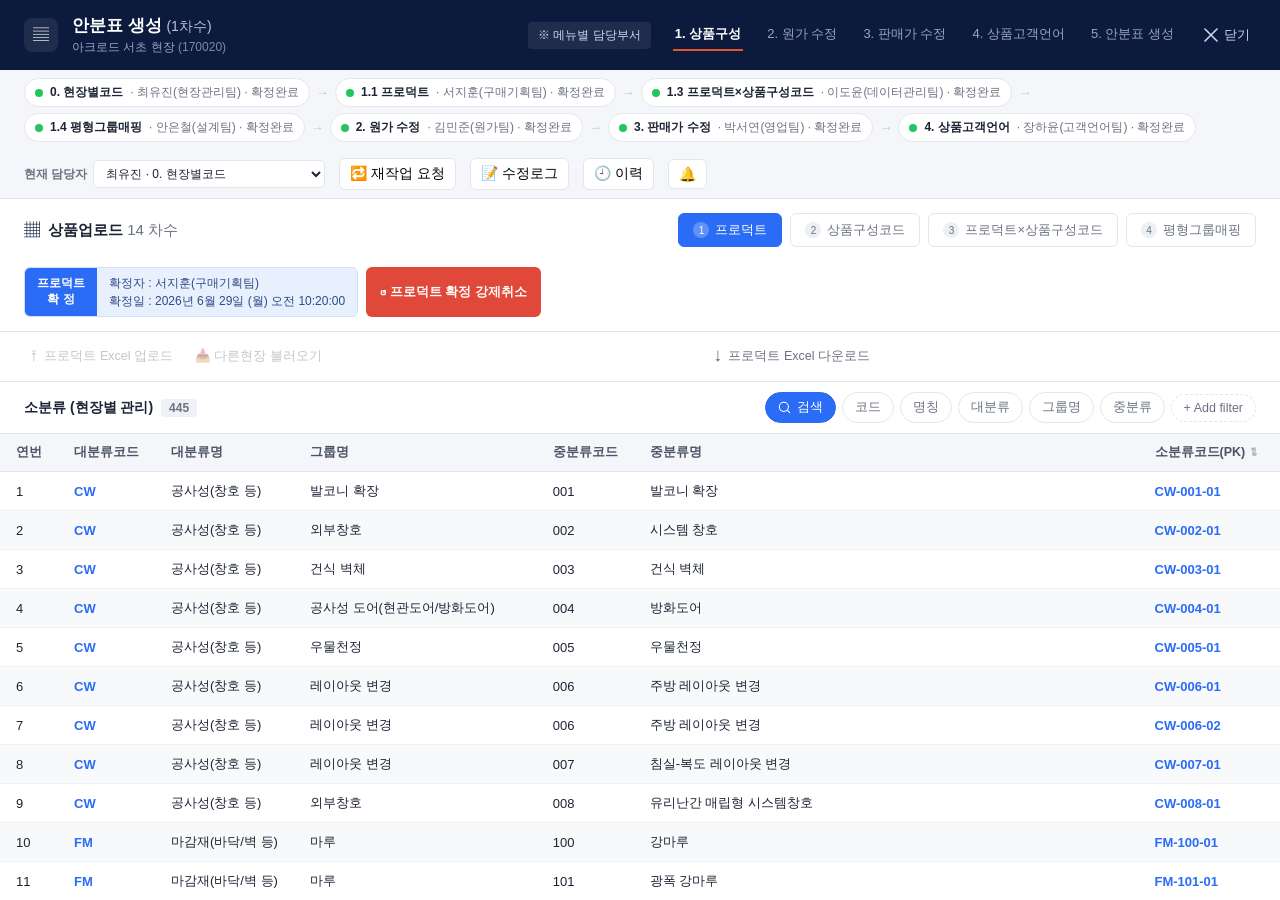
<file: index.html>
<!doctype html>
<html lang="ko">
<head>
<meta charset="UTF-8" />
<meta name="viewport" content="width=device-width, initial-scale=1.0" />
<title>안분표 생성 | 아크로드 서초 현장</title>
<link rel="stylesheet" href="styles.css" />
</head>
<body>
  <div class="app">
    <!-- Top bar -->
    <header class="topbar">
      <div class="topbar-left">
        <span class="logo">▤</span>
        <div class="topbar-titles">
          <h1 id="pageTitle">안분표 생성 <span class="round">(1차수)</span></h1>
          <p>아크로드 서초 현장 <span class="site-code">(170020)</span></p>
        </div>
      </div>
      <nav class="topbar-nav">
        <span class="dept-tag">※ 메뉴별 담당부서</span>
        <a href="#" class="nav-step active" data-step="1">1. 상품구성</a>
        <a href="#" class="nav-step" data-step="2">2. 원가 수정</a>
        <a href="#" class="nav-step" data-step="3">3. 판매가 수정</a>
        <a href="#" class="nav-step" data-step="4">4. 상품고객언어</a>
        <a href="#" class="nav-step" data-step="5">5. 안분표 생성</a>
        <button class="close-btn" type="button" id="closeBtn">
          <svg width="14" height="14" viewBox="0 0 14 14" fill="none"><path d="M1 1L13 13M13 1L1 13" stroke="currentColor" stroke-width="1.6" stroke-linecap="round"/></svg>
          닫기
        </button>
      </nav>
    </header>

    <!-- 확정 관리 상태바 (모든 화면 공통, 항상 표시. shared-state.js가 채움) -->
    <div class="status-strip" id="dsStatusStrip"></div>

    <!-- ============ STEP 1: 상품구성 ============ -->
    <section class="view active" id="view-1">
      <div class="subbar">
        <div class="subbar-title">
          <span class="grid-icon">▦</span>
          <h2>상품업로드 <span class="round-badge">14 차수</span></h2>
        </div>
        <div class="step-tabs">
          <button class="step-tab active" data-tab="product"><span class="num">1</span>프로덕트</button>
          <button class="step-tab" data-tab="sku"><span class="num">2</span>상품구성코드</button>
          <button class="step-tab" data-tab="mapping"><span class="num">3</span>프로덕트×상품구성코드</button>
          <button class="step-tab" data-tab="area"><span class="num">4</span>평형그룹매핑</button>
        </div>
        <div class="stage-box" id="stage14Box"></div>
      </div>

      <!-- Panel 1: 프로덕트 (대분류/중분류는 전사공통코드, 소분류(PK)는 현장별 관리 항목) -->
      <section class="tab-panel active" id="panel-product">
        <div class="toolbar">
          <div class="toolbar-left" id="stage11ToolbarLeft">
            <button class="toolbar-btn" id="productExcelUploadBtn">⭱ 프로덕트 Excel 업로드</button>
            <button class="toolbar-btn" id="productLoadOtherSiteBtn">📥 다른현장 불러오기</button>
          </div>
          <button class="toolbar-btn" id="productExcelDownloadBtn">⭣ 프로덕트 Excel 다운로드</button>
          <div class="toolbar-right" id="stage11Box"></div>
        </div>
        <div class="lockable" id="stage11Lockable">
          <div class="lock-overlay" id="stage11LockOverlay" hidden>
            <div class="lock-overlay-msg"></div>
          </div>
          <div class="filterbar">
            <div class="filterbar-left">
              <span class="section-label">소분류 (현장별 관리)</span>
              <span class="count-badge" id="rowCount">445</span>
            </div>
            <div class="filterbar-right">
              <button class="filter-chip active" id="searchToggle">
                <svg width="13" height="13" viewBox="0 0 20 20" fill="none"><circle cx="9" cy="9" r="7" stroke="currentColor" stroke-width="1.6"/><path d="M14.5 14.5L18 18" stroke="currentColor" stroke-width="1.6" stroke-linecap="round"/></svg>
                검색
              </button>
              <button class="filter-chip">코드</button>
              <button class="filter-chip">명칭</button>
              <button class="filter-chip">대분류</button>
              <button class="filter-chip">그룹명</button>
              <button class="filter-chip">중분류</button>
              <button class="filter-chip add-filter">+ Add filter</button>
            </div>
          </div>
          <div class="search-row" id="searchRow">
            <input type="text" id="searchInput" placeholder="소분류코드(PK), 상품명, 대분류명, 중분류명으로 검색" />
          </div>
          <div class="table-wrap">
            <table id="productTable">
              <thead>
                <tr>
                  <th>연번</th>
                  <th>대분류코드</th>
                  <th>대분류명</th>
                  <th>그룹명</th>
                  <th>중분류코드</th>
                  <th>중분류명</th>
                  <th class="sortable">소분류코드(PK) <span class="sort-icon">⇅</span></th>
                  <th>상품명</th>
                </tr>
              </thead>
              <tbody id="tableBody"></tbody>
            </table>
          </div>
        </div>
      </section>

      <!-- Panel 2: 상품구성코드 (상품은 직접 입력하는 텍스트 데이터, 프로덕트는 1.1의 소분류(PK) 마스터
           데이터. 상품 1개에 프로덕트 여러 개를 매핑할 수 있어, 445개 중에서 검색해 고르는
           방식으로 매핑해야 코드를 잘못 입력하는 실수가 없다) -->
      <section class="tab-panel" id="panel-sku">
        <div class="cha-layout">
          <aside class="cha-sidebar" id="chaSidebarSku"></aside>
          <div class="cha-main">
            <div class="toolbar">
              <div class="toolbar-left">
                <button class="toolbar-btn" id="skuAddBtn">+ 상품 추가</button>
              </div>
            </div>
            <div class="filterbar">
              <div class="filterbar-left">
                <span class="section-icon">▤</span>
                <span class="section-label">상품구성코드</span>
              </div>
              <div class="filterbar-right">
                <button class="filter-chip">상품 코드</button>
                <button class="filter-chip">공간명</button>
                <button class="filter-chip">스타일명</button>
                <button class="filter-chip">매핑된 프로덕트</button>
                <button class="filter-chip">항목명</button>
                <button class="filter-chip add-filter">+ Add filter</button>
              </div>
            </div>
            <div class="table-wrap">
              <table>
                <thead>
                  <tr>
                    <th class="sortable">상품 코드 <span class="sort-icon">⇅</span></th>
                    <th>공간코드</th>
                    <th>공간명</th>
                    <th>스타일코드</th>
                    <th>스타일명</th>
                    <th>현장본사구분</th>
                    <th>매핑된 프로덕트 (대분류/중분류/제조사는 여기서 자동으로 정해짐)</th>
                    <th>항목명</th>
                  </tr>
                </thead>
                <tbody id="skuTableBody"></tbody>
              </table>
            </div>
          </div>
        </div>
      </section>

      <!-- Panel 3: 프로덕트 × 상품구성코드 -->
      <section class="tab-panel" id="panel-mapping">
        <div class="cha-layout">
          <aside class="cha-sidebar" id="chaSidebarMapping"></aside>
          <div class="cha-main">
            <div class="toolbar">
              <div class="toolbar-left">
                <button class="toolbar-btn primary-toggle active stage13-editable-control">
                  <svg width="13" height="13" viewBox="0 0 20 20" fill="none"><circle cx="10" cy="10" r="7" stroke="currentColor" stroke-width="1.6"/></svg>
                  엑셀 업로드 원본
                </button>
                <button class="toolbar-btn success-toggle stage13-editable-control">
                  <span class="dot dot-sm"></span>
                  업로드 결과 보기
                </button>
                <span class="count-pill">219건</span>
                <span class="stage-lock-tag" id="stage13LockTag" hidden>🔒 확정됨(잠금)</span>
              </div>
              <div class="toolbar-right">
                <button class="toolbar-btn dark">👁 안내문코드</button>
                <button class="toolbar-btn dark">공통코드보기</button>
                <button class="filter-chip">공간명</button>
                <button class="filter-chip">스타일명</button>
                <button class="filter-chip">항목명</button>
                <button class="filter-chip add-filter">+ Add filter</button>
                <button class="toolbar-btn stage13-editable-control">⭣ 양식 다운로드</button>
                <button class="toolbar-btn stage13-editable-control">⭱ Excel 업로드</button>
              </div>
            </div>
            <div class="table-wrap">
              <table>
                <thead>
                  <tr>
                    <th class="sortable">상품코드 <span class="sort-icon">⇅</span></th>
                    <th>공간코드</th>
                    <th>공간명</th>
                    <th>스타일코드</th>
                    <th>스타일명</th>
                    <th>현장본사구분</th>
                    <th>항목명</th>
                  </tr>
                </thead>
                <tbody id="mappingTableBody"></tbody>
              </table>
            </div>
          </div>
        </div>
      </section>

      <!-- Panel 4: 평형그룹매핑 -->
      <section class="tab-panel" id="panel-area">
        <div class="lock-overlay" id="stage14FullLockOverlay" hidden>
          <div class="lock-overlay-msg"></div>
        </div>
        <div class="area-subtabs">
          <button class="area-subtab active" data-view="current">현재 방식</button>
          <button class="area-subtab" data-view="pivot">개선1안 · 상품×평형 매트릭스</button>
          <button class="area-subtab" data-view="template">개선2안 · 템플릿 복제</button>
          <button class="area-subtab" data-view="review">검수 화면</button>
        </div>

        <div class="area-subview active" id="areaSubview-current">
        <div class="area-layout">
          <div class="area-col area-col-narrow">
            <div class="area-col-header">
              <span>평형 그룹 <span class="round-badge">28개</span></span>
              <span class="header-icons">▤ ⤢</span>
            </div>
            <div class="area-search">
              <input type="text" placeholder="검색어를 입력해주세요." />
            </div>
            <div class="area-chip-row">
              <button class="filter-chip small">고객명</button>
              <button class="filter-chip small">평형</button>
              <button class="filter-chip small">평형옵션명</button>
              <button class="filter-chip small">선택형평면명</button>
            </div>
            <div class="area-col-body">
              <table class="mini-table">
                <thead>
                  <tr><th></th><th>고객</th><th>평형</th><th>평형옵션명</th></tr>
                </thead>
                <tbody id="areaGroupBody"></tbody>
              </table>
            </div>
            <div class="area-col-footer">
              <button class="pill-btn green mapping-editable-control">평형추가</button>
              <button class="pill-btn mapping-editable-control">평형삭제</button>
              <button class="pill-btn pink mapping-editable-control">상품삭제</button>
            </div>
          </div>

          <div class="area-col area-col-wide">
            <div class="area-col-header">
              <span>상품 구성 <span class="round-badge" id="areaConfigCount">103개</span> <span class="info-dot">ⓘ</span> <span class="stage-lock-tag" id="stage14LockTag" hidden>🔒 확정됨(잠금)</span></span>
              <span class="header-icons-text">
                <button class="undo-btn" id="undoBtn" disabled title="Ctrl+Z">↩ 뒤로가기</button>
                <button class="undo-btn" id="mappingHistoryBtn" type="button">🕘 매핑 이력</button>
                <button class="toolbar-btn">⭣ Excel 다운로드</button>
                <button class="toolbar-btn icon-only">⟳</button>
                <button class="danger-btn small mapping-editable-control" id="unmapBtn">⊘ 평형그룹 매핑해제</button>
              </span>
            </div>
            <div class="area-col-body area-col-body-relative">
              <table class="mini-table">
                <thead>
                  <tr>
                    <th></th><th>상품<br/>차수</th><th>평형명</th><th>상품코드</th><th>항목명</th><th>비고</th>
                    <th>항목명 (고객용)</th><th>공간명</th><th>현장<br/>본사<br/>구분</th><th>프로<br/>덕트<br/>수</th><th>소분류명</th>
                  </tr>
                </thead>
                <tbody id="areaConfigBody"></tbody>
              </table>
              <div class="mapping-history-panel" id="mappingHistoryPanel" hidden>
                <div class="mapping-history-header">
                  <span>매핑 이력</span>
                  <button class="mapping-history-close" id="mappingHistoryClose" type="button">✕</button>
                </div>
                <div class="mapping-history-list" id="mappingHistoryList"></div>
              </div>
            </div>
            <div class="area-subpanel">
              <div class="area-subpanel-header">프로덕트 코드 <span class="round-badge">1개</span></div>
              <table class="mini-table">
                <thead>
                  <tr><th>프로덕트 컬랩구분</th><th>상품코드</th><th>가감품목</th><th>특이사항</th><th>소분류코드</th><th>소분류명</th><th>제조사</th><th>모델명</th></tr>
                </thead>
                <tbody id="areaProductCodeBody"></tbody>
              </table>
            </div>
          </div>

          <div class="area-col area-col-wide">
            <div class="area-col-header">
              <span>상품코드 <span class="round-badge">업로드14차수(116개)</span></span>
              <span class="header-icons-text">
                <button class="filter-chip small">항목명</button>
                <button class="filter-chip small add-filter">+ Add filter</button>
              </span>
            </div>
            <button class="map-btn mapping-editable-control" id="mapBtn">⇄ 평형그룹과 매핑</button>
            <p class="area-note">선택 0건 &nbsp; <span class="check-ok">✓</span> "상품코드"에는 상품업로드 「마지막 차수」만 표시됩니다.</p>
            <div class="area-col-body">
              <table class="mini-table">
                <thead>
                  <tr><th></th><th>공간코드</th><th>상품코드</th><th>항목명</th><th>항목명 (고객용)</th><th>프로덕트<br/>연결수</th></tr>
                </thead>
                <tbody id="areaRightBody"></tbody>
              </table>
            </div>
          </div>
        </div>
        </div>

        <!-- 개선 1안 : 상품 × 평형 매트릭스 -->
        <div class="area-subview" id="areaSubview-pivot">
          <div class="area-pivot-toolbar">
            <span class="area-pivot-title">상품 × 평형 매트릭스 <span class="round-badge" id="pivotProductCount">0개</span></span>
            <span class="area-pivot-hint">상품별로 어느 평형에 배정되는지 한눈에 확인하고 체크박스로 바로 배정/해제할 수 있습니다.</span>
          </div>
          <div class="area-pivot-scroll">
            <table class="mini-table pivot-table" id="pivotTable">
              <thead><tr id="pivotTableHeadRow"></tr></thead>
              <tbody id="pivotTableBody"></tbody>
            </table>
          </div>
        </div>

        <!-- 개선 2안 : 대표 타입 복제 후 수정 -->
        <div class="area-subview" id="areaSubview-template">
          <div class="area-template-layout">
            <div class="area-template-side">
              <div class="area-col-header"><span>대표 타입 복제</span></div>
              <div class="area-template-form">
                <label class="area-template-label">대표 타입(원본 평형)
                  <select class="mapping-editable-control" id="templateSourceSelect"></select>
                </label>
                <label class="area-template-label">복제 대상 평형 (복수 선택)</label>
                <div class="area-template-targets" id="templateTargetList"></div>
                <button class="ghost-btn blue-fill mapping-editable-control" id="templateCloneBtn">⧉ 선택 평형에 복제하기</button>
                <p class="area-note" id="templateCloneNote">대표 타입의 상품 구성을 선택한 평형에 그대로 복제한 뒤, 오른쪽에서 개별 수정할 수 있습니다.</p>
              </div>
              <div class="area-template-log-title">복제 이력</div>
              <div class="area-template-log" id="templateCloneLog"></div>
            </div>
            <div class="area-template-main">
              <div class="area-col-header">
                <span>복제 결과 편집 <span class="round-badge" id="templateEditCount">0개</span></span>
                <select class="mapping-editable-control" id="templateEditTargetSelect"></select>
              </div>
              <div class="area-col-body">
                <table class="mini-table">
                  <thead><tr><th></th><th>공간</th><th>상품코드</th><th>항목명</th><th>항목명 (고객용)</th></tr></thead>
                  <tbody id="templateEditBody"></tbody>
                </table>
              </div>
            </div>
          </div>
        </div>

        <!-- 검수 화면 : 안내문 초안 뷰어 (평형 > 고객스타일별로 확인. 여기서 상품 스타일을
             고객 스타일로 묶어 보는 것은 이 화면에서만 쓰이는 조회용 필터이며, 실제
             배정 데이터(pivotAssignments)나 후속 화면에는 영향을 주지 않는다) -->
        <div class="area-subview" id="areaSubview-review">
          <div class="area-review-toolbar">
            <span class="area-review-title">검수 화면 (안내문 초안 뷰어)</span>
            <select id="reviewPyeongSelect"></select>
            <select id="reviewCustomerStyleSelect"></select>
            <button type="button" class="toolbar-btn" id="customStyleManageBtn">+ 고객스타일 만들기</button>
            <span class="area-review-hint">판매가 · 패키지 정보 없이, 평형 · 고객스타일별 배정 상품만 고객 안내문과 유사한 형식으로 확인합니다. (고객스타일 변환은 이 화면에서만 적용되는 조회용입니다)</span>
          </div>
          <div class="customer-style-panel" id="customerStylePanel" hidden>
            <div class="customer-style-panel-title">임시 고객스타일 만들기 <span class="customer-style-panel-note">(이 화면에서만 쓰이는 조회용이며, 새로고침하면 초기화됩니다)</span></div>
            <div class="customer-style-existing" id="customerStyleExistingList"></div>
            <div class="customer-style-form">
              <input type="text" id="customerStyleNameInput" class="customer-style-name-input" placeholder="고객스타일 이름 (예: 네츄럴모던)" autocomplete="off" />
              <div class="customer-style-checkboxes" id="customerStyleCheckboxes"></div>
              <button type="button" class="toolbar-btn" id="customerStyleAddBtn">고객스타일 추가</button>
            </div>
          </div>
          <div class="area-review-doc-wrap">
            <div class="area-review-doc" id="reviewDoc"></div>
          </div>
        </div>
      </section>

    </section>

    <!-- ============ STEP 2: 원가 수정 ============ -->
    <section class="view" id="view-2">
      <div class="toolbar">
        <div class="toolbar-left" id="stage2ToolbarLeft">
          <button class="toolbar-btn">⭣ 원가 Excel 양식 다운로드</button>
          <button class="toolbar-btn">⭱ 원가 Excel 업로드</button>
          <button class="toolbar-btn">↕1 순번정렬</button>
        </div>
        <div class="toolbar-right">
          <button class="ghost-btn">👁 원가 합산결과</button>
          <div id="stage2Box" class="stage-box-inline"></div>
        </div>
      </div>
      <div class="lockable" id="stage2Lockable">
        <div class="lock-overlay" id="stage2LockOverlay" hidden>
          <div class="lock-overlay-msg"></div>
        </div>
        <div class="section-title-bar">
          <div class="section-title-left">
            <h2>2. 원가 수정 <span class="count-pill">5398개</span></h2>
          </div>
          <div class="filterbar-right">
            <button class="filter-chip">평형그룹명</button>
            <button class="filter-chip">항목명</button>
            <button class="filter-chip add-filter">+ Add filter</button>
          </div>
        </div>
        <div class="table-wrap">
          <table>
            <thead>
              <tr>
                <th class="sortable">순번 <span class="sort-icon">⇅</span></th>
                <th>평형그룹</th>
                <th>비고</th>
                <th>상품코드</th>
                <th class="sortable">프로덕트코드 <span class="sort-icon">⇅</span></th>
                <th>항목명</th>
                <th>항목명 (고객용)</th>
                <th>세부사항</th>
              </tr>
            </thead>
            <tbody id="costTableBody"></tbody>
          </table>
        </div>
      </div>
    </section>

    <!-- ============ STEP 3: 판매가 수정 ============ -->
    <section class="view" id="view-3">
      <div class="toolbar">
        <div class="toolbar-left" id="stage4ToolbarLeft">
          <button class="toolbar-btn">⭣ 판매가 Excel 양식 다운로드</button>
          <button class="toolbar-btn">⭱ 판매가 Excel 업로드</button>
          <button class="toolbar-btn">▦ 프로덕트 원가합산표</button>
          <button class="toolbar-btn">↕1 순번정렬</button>
        </div>
        <div class="toolbar-right" id="stage4Box"></div>
      </div>
      <div class="lockable" id="stage4Lockable">
        <div class="lock-overlay" id="stage4LockOverlay" hidden>
          <div class="lock-overlay-msg"></div>
        </div>
        <div class="section-title-bar">
          <div class="section-title-left">
            <h2>3. 「상품별」 판매가 수정 <span class="count-pill">2036개</span></h2>
          </div>
          <div class="filterbar-right">
            <button class="filter-chip">평형명</button>
            <button class="filter-chip">상품코드</button>
            <button class="filter-chip">항목명</button>
            <button class="filter-chip add-filter">+ Add filter</button>
          </div>
        </div>
        <div class="table-wrap">
          <table>
            <thead>
              <tr>
                <th class="sortable">순번 <span class="sort-icon">⇅</span></th>
                <th>고객명</th>
                <th>평형명</th>
                <th>현장본사구분</th>
                <th>스타일명</th>
                <th>평형옵션명</th>
                <th>선택형평면명</th>
                <th>공간명</th>
                <th class="sortable">공간코드 <span class="sort-icon">⇅</span></th>
                <th>세부사항 구성코드</th>
                <th>항목명</th>
                <th>해당품목원가</th>
              </tr>
            </thead>
            <tbody id="priceTableBody"></tbody>
          </table>
        </div>
        <div class="floating-action">
          <button class="primary-btn">✎ 수정하기</button>
        </div>
      </div>
    </section>

    <!-- ============ STEP 4: 상품고객언어 ============ -->
    <section class="view" id="view-4">
      <div class="toolbar">
        <div class="toolbar-left" id="stage3ToolbarLeft">
          <button class="toolbar-btn">⭣ 고객언어 Excel 양식 다운로드</button>
          <button class="toolbar-btn">⭱ 고객언어 Excel 업로드</button>
          <button class="toolbar-btn">↕1 순번정렬</button>
          <button class="toolbar-btn" id="majorMidMakerMapBtn">🔗 대분류/중분류/제조사 상품 맵핑</button>
          <button class="toolbar-btn" id="itemCustomerBulkBtn">✎ 항목명(고객용) · 별매품 단계 입력</button>
          <button class="toolbar-btn" id="detailCustomerBulkBtn">✎ 세부사항(고객용) 입력</button>
        </div>
        <button class="toolbar-btn" id="sortOrderBtn">🗂 대분류 · 중분류 · 제조사 조회/편집</button>
        <div class="toolbar-right" id="stage3Box"></div>
      </div>
      <div class="info-box">
        1.「순번」,「항목명(고객용)」,「세부사항(고객용)」,「비고」를 수정할 수 있어요.<br/>
        2. 상품 대분류명 · 상품 중분류명 · 상품 제조사명은 상단 「🔗 대분류/중분류/제조사 상품 맵핑」 버튼으로 1.2 상품구성코드 리스트를 띄워 매핑 후 "적용"해야 채워집니다.<br/>
        3. 항목명(고객용)은 상단 「✎ 항목명(고객용) 입력」, 세부사항(고객용)은 「✎ 세부사항(고객용) 입력」 버튼으로 각각 1.2 상품 리스트 · 1.1 프로덕트 리스트를 띄워 입력 후 "적용"하면 현재까지 생성된 평형별 상품 정보에 자동 반영됩니다(엑셀 업로드 방식).<br/>
        4. 별매품 단계(1/2/3)는 엑셀 업로드 또는 아래 「선택 항목 수정」으로 설정하며, 5.안분표 생성의 같은 상품코드 행에도 그대로 반영됩니다.<br/>
        5. 이곳에서 설정한 "고객용" 데이터는 안분표를 생성/재생성 하여야 안분표에 반영됩니다.
      </div>
      <div class="lockable" id="stage3Lockable">
        <div class="lock-overlay" id="stage3LockOverlay" hidden>
          <div class="lock-overlay-msg"></div>
        </div>
        <div class="section-title-bar">
          <div class="section-title-left">
            <h2>4. 「상품별」 고객언어 수정 <span class="count-pill">2036개</span></h2>
          </div>
          <div class="filterbar-right">
            <button class="filter-chip">평형명</button>
            <button class="filter-chip">상품코드</button>
            <button class="filter-chip">항목명</button>
            <button class="filter-chip">항목명 (고객용)</button>
            <button class="filter-chip add-filter">+ Add filter</button>
          </div>
        </div>
        <div class="table-wrap">
          <table>
            <thead>
              <tr>
                <th></th>
                <th class="sortable">순번 <span class="sort-icon">⇅</span></th>
                <th>고객명</th>
                <th>평형명</th>
                <th>현장본사구분</th>
                <th>스타일명</th>
                <th>평형옵션명</th>
                <th>선택형평면명</th>
                <th>공간명</th>
                <th>상품 대분류명</th>
                <th>상품 중분류명</th>
                <th>상품 제조사명</th>
                <th>별매품 단계</th>
                <th>별매품 STEP</th>
                <th class="sortable">공간코드 <span class="sort-icon">⇅</span></th>
                <th>항목명</th>
                <th>항목명 (고객용)</th>
                <th>세부사항 구성코드</th>
                <th>세부사항</th>
                <th>세부사항 (고객용)</th>
              </tr>
            </thead>
            <tbody id="langTableBody"></tbody>
          </table>
        </div>
        <div class="floating-action">
          <button class="primary-btn stage3-editable-control" id="langEditBtn">✎ 선택 항목 수정 (별매품 단계 · 항목명(고객용) · 세부사항(고객용))</button>
        </div>
      </div>
    </section>

    <!-- ============ STEP 5: 안분표 생성 ============ -->
    <section class="view" id="view-5">
      <div class="section-title-bar">
        <div class="section-title-left">
          <h2>5. 안분표 <span class="count-pill">5771건</span></h2>
          <button class="toolbar-btn icon-only">⟳</button>
          <button class="pill-btn selected">전체컬럼</button>
          <button class="pill-btn yellow">필수컬럼</button>
        </div>
        <div class="filterbar-right">
          <span class="filter-icon">▽ 0</span>
          <button class="filter-chip">고객</button>
          <button class="filter-chip">평형</button>
          <button class="filter-chip">고객타입명</button>
          <button class="filter-chip">공간</button>
          <button class="filter-chip">패키지구분</button>
          <button class="filter-chip">상품코드</button>
          <button class="filter-chip add-filter">+ Add filter</button>
        </div>
      </div>
      <div class="toolbar toolbar-slim">
        <div></div>
        <div class="toolbar-right">
          <button class="ghost-btn green" id="allocationGenBtn">◉ 1. 안분표 가생성</button>
          <div class="dropdown-wrap">
            <button class="ghost-btn blue-fill" id="allocationSettingsBtn">☰ 2. 안분표 설정 ⌄</button>
            <div class="dropdown-menu" id="allocationSettingsMenu" hidden>
              <button class="dropdown-item" id="packageMenuItem">📦 패키지 만들기</button>
              <button class="dropdown-item" id="packageMapMenuItem">📦 공통 패키지 만들기 (평형 일괄 매핑) 🆕</button>
              <button class="dropdown-item" data-action="step">🔢 스텝설정</button>
              <button class="dropdown-item" data-action="reorder">⇄ 품목/항목 열변경</button>
              <button class="dropdown-item" data-action="select-package">👁 선택 패키지 구성품</button>
              <button class="dropdown-item" data-action="delete">🗑 패키지/상품 삭제</button>
              <button class="dropdown-item accent" id="allocationSendMenuItem">➤ 안분표발송</button>
            </div>
          </div>
          <div class="notif-wrap">
            <button class="notif-bell" id="packageHistoryBtn" type="button" title="패키지 생성 이력">📦 패키지 이력</button>
            <div class="notif-panel history-panel" id="packageHistoryPanel" hidden></div>
          </div>
          <div class="notif-wrap">
            <button class="notif-bell" id="sendHistoryBtn" type="button" title="안분표 발송 이력">📮 발송 이력</button>
            <div class="notif-panel history-panel" id="sendHistoryPanel" hidden></div>
          </div>
        </div>
      </div>
      <div class="table-wrap">
        <table>
          <thead>
            <tr>
              <th class="checkbox-col"><input type="checkbox" id="allocationSelectAll" /></th>
              <th class="sortable">순번 <span class="sort-icon">⇅</span></th>
              <th>영업별매물코드(세일즈코드)</th>
              <th class="sortable">고객 타입명 <span class="sort-icon">⇅</span></th>
              <th>평형</th>
              <th>현장본<br/>사구분</th>
              <th class="sortable">고객스타일명 <span class="sort-icon">⇅</span></th>
              <th>스타일</th>
              <th>평형옵션명</th>
              <th>선택형면명</th>
              <th>공간명</th>
              <th>승탁일패키지선물여부</th>
              <th>품목/항목<br/>열번호</th>
              <th class="sortable">상품코드 <span class="sort-icon">⇅</span></th>
              <th>품목명</th>
              <th>항목명</th>
              <th>별매품 단계</th>
              <th>별매품 STEP</th>
              <th>발송상태</th>
            </tr>
          </thead>
          <tbody id="allocationTableBody"></tbody>
        </table>
      </div>
    </section>

    <!-- 안분표 발송(상품별 차수 분할 발송) 모달 -->
    <div class="cmodal-backdrop" id="sendModal" hidden>
      <div class="send-modal">
        <div class="cmodal-header">➤ 안분표 발송 — 상품별 차수 분할 발송</div>
        <div class="cmodal-body" id="sendModalBody"></div>
      </div>
    </div>
    <div class="toast" id="sendToast" hidden></div>

    <!-- 1.1 프로덕트 : 다른현장 소분류 목록 불러오기 모달 -->
    <div class="cmodal-backdrop" id="productLoadSiteModal" hidden>
      <div class="send-modal">
        <div class="cmodal-header">📥 다른현장 소분류 불러오기 <button class="cmodal-close" id="productLoadSiteModalClose" type="button">✕</button></div>
        <div class="cmodal-body" id="productLoadSiteModalBody"></div>
      </div>
    </div>

    <!-- 1.2 상품구성코드 : 상품 추가 모달 -->
    <div class="cmodal-backdrop" id="skuAddModal" hidden>
      <div class="send-modal">
        <div class="cmodal-header">+ 상품 추가 <button class="cmodal-close" id="skuAddModalClose" type="button">✕</button></div>
        <div class="cmodal-body" id="skuAddModalBody"></div>
      </div>
    </div>

    <!-- 1.2 상품구성코드 : 프로덕트 매핑 모달(445개 소분류 마스터에서 검색해서 선택) -->
    <div class="cmodal-backdrop" id="skuProductModal" hidden>
      <div class="send-modal">
        <div class="cmodal-header">🔗 프로덕트 매핑 <span id="skuProductModalSkuLabel"></span> <button class="cmodal-close" id="skuProductModalClose" type="button">✕</button></div>
        <div class="sku-modal-nav" id="skuProductModalNav"></div>
        <div class="cmodal-body" id="skuProductModalBody"></div>
      </div>
    </div>

    <!-- 4. 상품고객언어 : 선택 항목 일괄 수정 모달 -->
    <div class="cmodal-backdrop" id="langEditModal" hidden>
      <div class="send-modal">
        <div class="cmodal-header">✎ 선택 항목 수정 <button class="cmodal-close" id="langEditModalClose" type="button">✕</button></div>
        <div class="cmodal-body" id="langEditModalBody"></div>
      </div>
    </div>

    <!-- 4. 상품고객언어 : 대분류/중분류/제조사 정렬순서 설정 모달 -->
    <div class="cmodal-backdrop" id="sortOrderModal" hidden>
      <div class="send-modal">
        <div class="cmodal-header">🗂 대분류 · 중분류 · 제조사 조회/편집 (1.5 대분류/중분류/제조사와 동일한 데이터) <button class="cmodal-close" id="sortOrderModalClose" type="button">✕</button></div>
        <div class="cmodal-body" id="sortOrderModalBody"></div>
      </div>
    </div>

    <!-- 4.상품고객언어 : 대분류/중분류/제조사 상품 맵핑 (1.2 상품구성코드 리스트 기준, 엑셀 업로드 방식) -->
    <div class="cmodal-backdrop" id="majorMidMakerMapModal" hidden>
      <div class="send-modal bulk-map-modal">
        <div class="cmodal-header">🔗 대분류/중분류/제조사 상품 맵핑 (1.2 상품구성코드 리스트) <button class="cmodal-close" id="majorMidMakerMapModalClose" type="button">✕</button></div>
        <div class="cmodal-body" id="majorMidMakerMapModalBody"></div>
      </div>
    </div>

    <!-- 4.상품고객언어 : 항목명(고객용) 입력 (1.2 상품구성코드 리스트 기준, 엑셀 업로드 방식) -->
    <div class="cmodal-backdrop" id="itemCustomerBulkModal" hidden>
      <div class="send-modal bulk-map-modal">
        <div class="cmodal-header">✎ 항목명(고객용) · 별매품 단계 입력 (1.2 상품구성코드 리스트) <button class="cmodal-close" id="itemCustomerBulkModalClose" type="button">✕</button></div>
        <div class="cmodal-body" id="itemCustomerBulkModalBody"></div>
      </div>
    </div>

    <!-- 4.상품고객언어 : 세부사항(고객용) 입력 — 세부사항은 1.1에서 설정된 "상품명"들을 +로 이어붙인 것이라
         상품명(고객용)은 1.1 프로덕트 리스트 기준으로 입력한다(엑셀 업로드 방식). -->
    <div class="cmodal-backdrop" id="detailCustomerBulkModal" hidden>
      <div class="send-modal bulk-map-modal">
        <div class="cmodal-header">✎ 세부사항(고객용) 입력 — 상품명(고객용) (1.1 프로덕트 리스트) <button class="cmodal-close" id="detailCustomerBulkModalClose" type="button">✕</button></div>
        <div class="cmodal-body" id="detailCustomerBulkModalBody"></div>
      </div>
    </div>

    <!-- 5. 안분표 생성 : 안분표 가생성 (고객 > 고객스타일 > 상품스타일 선택).
         총 연산건수가 10,000건을 넘으면 연산 오류가 나므로, 실행 전에 연산건수를
         계산해 10,000건 단위 배치로 자동 분할 실행한 뒤 결과를 병합한다. -->
    <div class="cmodal-backdrop" id="allocationGenModal" hidden>
      <div class="send-modal alloc-gen-modal">
        <div class="cmodal-header">▤ 「아크로드 서초 현장」 안분표 가생성 <button class="cmodal-close" id="allocationGenModalClose" type="button">✕</button></div>
        <div class="cmodal-body" id="allocationGenModalBody"></div>
      </div>
    </div>

    <!-- 5. 안분표 생성 : 패키지 만들기 (현재안 - 평형 1개씩) -->
    <div class="cmodal-backdrop" id="packageModal" hidden>
      <div class="send-modal pkg-modal">
        <div class="cmodal-header">📦 안분표 패키지 생성 <button class="cmodal-close" id="packageModalClose" type="button">✕</button></div>
        <div class="cmodal-body" id="packageModalBody"></div>
      </div>
    </div>

    <!-- 5. 안분표 생성 : 공통 패키지 만들기 (개선안 - 상품 선택 후 평형 일괄 매핑) -->
    <div class="cmodal-backdrop" id="packageMapModal" hidden>
      <div class="send-modal pkg-modal">
        <div class="cmodal-header">📦 공통 패키지 생성 — 평형 일괄 매핑 <button class="cmodal-close" id="packageMapModalClose" type="button">✕</button></div>
        <div class="cmodal-body" id="packageMapModalBody"></div>
      </div>
    </div>
  </div>

<script src="shared-state.js"></script>
<script src="script.js"></script>
</body>
</html>
</file>
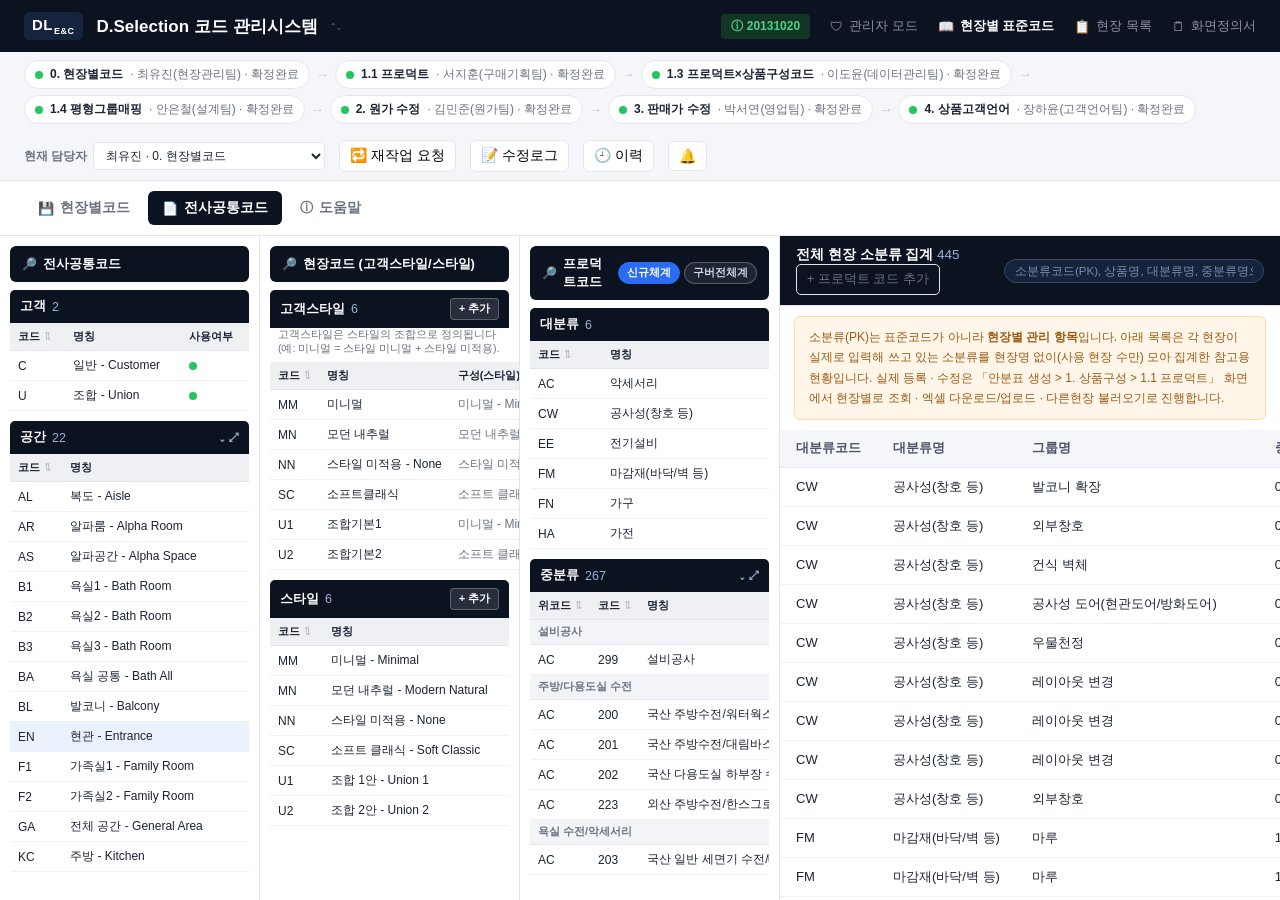
<file: codes-standard.html>
<!doctype html>
<html lang="ko">
<head>
<meta charset="UTF-8" />
<meta name="viewport" content="width=device-width, initial-scale=1.0" />
<title>D.Selection 코드 관리시스템 | 현장별 표준코드</title>
<link rel="stylesheet" href="codes.css" />
</head>
<body>
  <div class="capp">
    <header class="ctopbar">
      <div class="ctopbar-left">
        <span class="clogo">DL<sub>E&amp;C</sub></span>
        <h1>D.Selection 코드 관리시스템 <button class="ctitle-toggle" type="button">⌃⌄</button></h1>
      </div>
      <nav class="ctopbar-right">
        <span class="cbuild-tag">ⓘ 20131020</span>
        <a href="#" class="cnav-link"><span class="cnav-icon">🛡</span> 관리자 모드</a>
        <a href="codes-standard.html" class="cnav-link active"><span class="cnav-icon">📖</span> 현장별 표준코드</a>
        <a href="codes-landing.html" class="cnav-link"><span class="cnav-icon">📋</span> 현장 목록</a>
        <a href="screen-spec.html" class="cnav-link"><span class="cnav-icon">🗒</span> 화면정의서</a>
      </nav>
    </header>

    <div class="status-strip" id="dsStatusStrip"></div>

    <div class="ctabbar">
      <button class="ctab" data-tab="site"><span class="ctab-icon">💾</span> 현장별코드</button>
      <button class="ctab active" data-tab="common"><span class="ctab-icon">📄</span> 전사공통코드</button>
      <button class="ctab" data-tab="help"><span class="ctab-icon">ⓘ</span> 도움말</button>
    </div>

    <!-- ============ 전사공통코드 ============ -->
    <section class="ctab-panel active" id="cpanel-common">
      <div class="ccommon-layout">
        <aside class="ccol ccol-narrow">
          <div class="ccol-title"><span class="ccol-icon">🔎</span> 전사공통코드</div>
          <div class="cmini-section">
            <div class="cmini-header">고객 <span class="ccount">2</span></div>
            <table class="cmini-table">
              <thead><tr><th>코드 <span class="sort-icon">⇅</span></th><th>명칭</th><th>사용여부</th></tr></thead>
              <tbody id="customerBody"></tbody>
            </table>
          </div>
          <div class="cmini-section cmini-scroll">
            <div class="cmini-header">공간 <span class="ccount">22</span> <span class="cexpand">⌄ ⤢</span></div>
            <div class="cmini-table-scroll">
              <table class="cmini-table">
                <thead><tr><th>코드 <span class="sort-icon">⇅</span></th><th>명칭</th></tr></thead>
                <tbody id="spaceBody"></tbody>
              </table>
            </div>
          </div>
        </aside>

        <aside class="ccol ccol-narrow ccol-scrollable">
          <div class="ccol-title"><span class="ccol-icon">🔎</span> 현장코드 (고객스타일/스타일)</div>
          <div class="cmini-section" id="masterCustStyleSection">
            <div class="cmini-header">고객스타일 <span class="ccount" id="masterCustStyleCount">0</span> <button class="cmaster-add-btn" id="custStyleComboAddBtn">+ 추가</button></div>
            <div class="ccombo-hint">고객스타일은 스타일의 조합으로 정의됩니다 (예: 미니멀 = 스타일 미니멀 + 스타일 미적용).</div>
            <table class="cmini-table">
              <thead><tr><th>코드 <span class="sort-icon">⇅</span></th><th>명칭</th><th>구성(스타일)</th></tr></thead>
              <tbody id="masterCustStyleBody"></tbody>
            </table>
          </div>
          <div class="cmini-section" id="masterStyleSection">
            <div class="cmini-header">스타일 <span class="ccount" id="masterStyleCount">0</span> <button class="cmaster-add-btn" data-master="styles">+ 추가</button></div>
            <table class="cmini-table">
              <thead><tr><th>코드 <span class="sort-icon">⇅</span></th><th>명칭</th></tr></thead>
              <tbody id="masterStyleBody"></tbody>
            </table>
          </div>
        </aside>

        <aside class="ccol ccol-narrow">
          <div class="ccol-title">
            <span class="ccol-icon">🔎</span> 프로덕트코드
            <span class="cscheme-toggle">
              <button type="button" class="cscheme-btn active" data-scheme="new">신규체계</button>
              <button type="button" class="cscheme-btn" data-scheme="legacy">구버전체계</button>
            </span>
          </div>
          <div class="ccategory-scheme-note" id="categorySchemeNote" hidden>
            구버전 체계입니다. 개편 이전부터 있던 현장은 계속 이 체계로 조회 · 관리하고, 신규 현장은 신규체계를 사용합니다.
          </div>
          <div class="cmini-section">
            <div class="cmini-header">대분류 <span class="ccount" id="majorCount">0</span></div>
            <table class="cmini-table">
              <thead><tr><th>코드 <span class="sort-icon">⇅</span></th><th>명칭</th></tr></thead>
              <tbody id="majorBody"></tbody>
            </table>
          </div>
          <div class="cmini-section cmini-scroll">
            <div class="cmini-header">중분류 <span class="ccount" id="midCount">0</span> <span class="cexpand">⌄ ⤢</span></div>
            <div class="cmini-table-scroll">
              <table class="cmini-table">
                <thead><tr><th>위코드 <span class="sort-icon">⇅</span></th><th>코드 <span class="sort-icon">⇅</span></th><th>명칭</th></tr></thead>
                <tbody id="midBody"></tbody>
              </table>
            </div>
          </div>
        </aside>

        <div class="ccol ccol-wide">
          <div class="csub-toolbar">
            <div class="csub-toolbar-left">
              <span class="ccol-title-inline">전체 현장 소분류 집계 <span class="ccount" id="subAggCount">0</span></span>
              <button type="button" class="toolbar-btn" id="productQuickAddBtn">+ 프로덕트 코드 추가</button>
            </div>
            <div class="csub-toolbar-right">
              <input type="text" id="subAggSearch" class="csub-search-input" placeholder="소분류코드(PK), 상품명, 대분류명, 중분류명으로 검색" />
            </div>
          </div>
          <div class="csubcat-moved-note csubcat-moved-note-compact">
            소분류(PK)는 표준코드가 아니라 <strong>현장별 관리 항목</strong>입니다. 아래 목록은 각 현장이 실제로 입력해 쓰고 있는 소분류를
            현장명 없이(사용 현장 수만) 모아 집계한 참고용 현황입니다. 실제 등록 · 수정은 「안분표 생성 &gt; 1. 상품구성 &gt; 1.1 프로덕트」 화면에서
            현장별로 조회 · 엑셀 다운로드/업로드 · 다른현장 불러오기로 진행합니다.
          </div>
          <div class="ctable-wrap">
            <table id="subAggTable">
              <thead>
                <tr>
                  <th>대분류코드</th><th>대분류명</th><th>그룹명</th><th>중분류코드</th><th>중분류명</th>
                  <th class="sortable">소분류코드(PK) <span class="sort-icon">⇅</span></th>
                  <th>상품명</th><th>사용 현장 수</th>
                </tr>
              </thead>
              <tbody id="subAggBody"></tbody>
            </table>
          </div>
        </div>
      </div>
    </section>

    <!-- ============ 현장별코드 ============ -->
    <section class="ctab-panel" id="cpanel-site">
      <div class="csite-layout">
        <aside class="ccol ccol-narrow">
          <div class="ccol-title-bar">
            <span>현장선택</span>
            <span class="csite-hint">현장을 선택해 주세요</span>
          </div>
          <table class="cmini-table">
            <thead><tr><th>코드 <span class="sort-icon">⇅</span></th><th>명칭</th></tr></thead>
            <tbody id="siteSelectBody"></tbody>
          </table>
        </aside>
        <div class="ccol ccol-wide">
          <div class="csite-header">
            <span class="csite-header-icon">🔣</span>
            <span class="csite-header-title">현장별코드</span>
            <strong id="siteHeaderName">아크로 리츠카운티 현장 (190197)</strong>
            <span class="csite-header-note">수정/삭제 할 「차수」를 선택해주세요 👉</span>
            <select class="cbatch-select" id="batchSelect">
              <option>190197-001</option>
            </select>
            <div class="stage-box" id="stage0Box"></div>
          </div>
          <div class="csite-cols">
            <div class="csite-subcol">
              <div class="cmini-header">고객 스타일 <span class="ccount" id="custStyleCount">6 / 6</span></div>
              <table class="cmini-table">
                <thead><tr><th>코드 <span class="sort-icon">⇅</span></th><th>명칭</th><th>적용</th></tr></thead>
                <tbody id="custStyleBody"></tbody>
              </table>
            </div>
            <div class="csite-subcol">
              <div class="cmini-header">스타일 <span class="ccount" id="styleCount">6 / 6</span></div>
              <table class="cmini-table">
                <thead><tr><th>코드 <span class="sort-icon">⇅</span></th><th>명칭</th><th>적용</th></tr></thead>
                <tbody id="styleBody"></tbody>
              </table>
            </div>
            <div class="csite-subcol csite-subcol-wide">
              <div class="cmini-header">평형 (현장 자체 관리) <span class="ccount" id="pyeongCount">16</span> <button class="cmaster-add-btn" id="pyeongAddRowBtn">+ 행 추가</button></div>
              <div class="cgrid-hint">코드/명칭 칸을 엑셀처럼 바로 입력·수정할 수 있고, 여러 줄을 붙여넣기(Tab/줄바꿈 구분)할 수도 있습니다.</div>
              <table class="cmini-table cgrid-table">
                <thead><tr><th>코드</th><th>명칭</th><th></th></tr></thead>
                <tbody id="pyeongBody"></tbody>
              </table>
            </div>
          </div>
        </div>
      </div>
    </section>

    <!-- ============ 도움말 ============ -->
    <section class="ctab-panel" id="cpanel-help">
      <div class="chelp-empty">도움말 준비 중입니다.</div>
    </section>
  </div>

  <!-- 전사공통코드 : 프로덕트 코드(소분류/PK) 간편 추가 모달.
       - 대분류/중분류를 검색 없이 한 화면에서 전부 보고 클릭으로 고른다.
       - 상품명을 입력해 추가하면 실제 데이터에 바로 반영되지 않고 오른쪽 "대기 목록"에
         쌓이기만 하며, 대분류/중분류를 자유롭게 바꿔가며 여러 건을 계속 쌓을 수 있다.
       - "전체 저장"을 눌러야 그 시점에 쌓인 모든 항목이 한 번에 실제 데이터에 반영된다.
       - 소분류코드(PK)는 항상 자동 채번되며, 대기 목록에 채번된 번호가 바로 보인다. -->
  <div class="cmodal-backdrop" id="productQuickAddModal" hidden>
    <div class="csend-modal cproduct-quick-add-modal">
      <div class="cmodal-header">🏷 프로덕트 코드 추가 (소분류 · PK) <button class="cmodal-close" id="productQuickAddClose" type="button">✕</button></div>
      <div class="cqa-note">새 프로덕트 코드는 신규체계(대분류 6개 · 중분류 267개) 기준으로 등록되며, 아래 대기 목록에 쌓아두었다가 <strong>"전체 저장"</strong>을 눌러야 실제로 반영됩니다.</div>
      <div class="cmodal-body cqa-body-split">
        <div class="cqa-left-col">
          <div class="cqa-step-label">대분류 <span class="ccount" id="cqaMajorCount">6</span></div>
          <div class="cqa-major-tabs" id="cqaMajorTabs"></div>

          <div class="cqa-mid-existing-split">
            <div class="cqa-mid-col">
              <div class="cqa-step-label">중분류 <span class="ccount" id="cqaMidCount">0</span> <button type="button" class="cqa-new-mid-btn" id="cqaNewMidBtn" disabled>+ 새 중분류</button></div>
              <input type="text" id="cqaMidSearchInput" class="cqa-inline-search" placeholder="중분류 코드/명칭 검색 (쉼표로 여러 단어 and 검색)" autocomplete="off" hidden />
              <div class="cqa-new-mid-form" id="cqaNewMidForm" hidden>
                <input type="text" id="cqaNewMidName" class="cqa-name-input" placeholder="새 중분류명" autocomplete="off" />
                <input type="text" id="cqaNewMidGroup" class="cqa-name-input" placeholder="그룹명 (선택)" autocomplete="off" />
                <button type="button" class="toolbar-btn" id="cqaNewMidConfirmBtn">추가</button>
                <button type="button" class="toolbar-btn" id="cqaNewMidCancelBtn">취소</button>
              </div>
              <div class="cqa-mid-list" id="cqaMidList"></div>
            </div>
            <div class="cqa-existing-col">
              <div class="cqa-step-label">기존 소분류 <span class="ccount" id="cqaExistingCount">0</span></div>
              <input type="text" id="cqaExistingSearchInput" class="cqa-inline-search" placeholder="소분류 코드/상품명 검색 (쉼표로 여러 단어 and 검색)" autocomplete="off" hidden />
              <div class="cqa-existing-list" id="cqaExistingList"></div>
            </div>
          </div>

          <div class="cqa-selected-row" id="cqaSelectedRow" hidden>
            선택됨: <strong id="cqaSelectedLabel"></strong> · 다음 채번 코드: <span class="ccode-cell" id="cqaNextCode">-</span>
          </div>

          <div class="cqa-mode-tabs" id="cqaAddControls" hidden>
            <button type="button" class="cqa-mode-tab active" data-mode="single">1건씩 추가</button>
            <button type="button" class="cqa-mode-tab" data-mode="bulk">여러 개 한번에</button>
          </div>
          <div class="cqa-mode-panel" id="cqaSingleMode" hidden>
            <div class="cqa-single-row">
              <input type="text" id="cqaSingleNameInput" class="cqa-name-input" placeholder="상품명 입력 후 Enter 또는 추가" autocomplete="off" />
              <button type="button" class="toolbar-btn" id="cqaSingleAddBtn">대기 목록에 추가</button>
            </div>
          </div>
          <div class="cqa-mode-panel" id="cqaBulkMode" hidden>
            <textarea id="cqaBulkTextarea" class="cqa-bulk-textarea" rows="4" placeholder="상품명을 한 줄에 하나씩 붙여넣으세요.&#10;예)&#10;국산 세면기 수전/A사&#10;국산 세면기 수전/B사"></textarea>
            <button type="button" class="toolbar-btn" id="cqaBulkAddBtn">여러 줄 한번에 대기 목록에 추가</button>
          </div>
        </div>

        <div class="cqa-right-col">
          <div class="cqa-step-label">대기 목록 <span class="ccount" id="cqaPendingCount">0</span></div>
          <div class="cqa-pending-list" id="cqaPendingList"></div>
          <button type="button" class="toolbar-btn cqa-save-btn" id="cqaSaveBtn" disabled>💾 전체 저장 (<span id="cqaSaveBtnCount">0</span>건)</button>
        </div>
      </div>
    </div>
  </div>

  <!-- 전사공통코드 : 고객스타일 추가 — 고객스타일은 스타일의 조합으로 정의된다 -->
  <div class="cmodal-backdrop" id="custStyleComboModal" hidden>
    <div class="csend-modal">
      <div class="cmodal-header">➕ 고객스타일 추가 <button class="cmodal-close" id="custStyleComboModalClose" type="button">✕</button></div>
      <div class="cmodal-body">
        <div class="ccombo-field">
          <label>코드</label>
          <input type="text" id="custStyleComboCode" placeholder="예: MX" autocomplete="off" />
        </div>
        <div class="ccombo-field">
          <label>명칭</label>
          <input type="text" id="custStyleComboName" placeholder="예: 믹스 스타일" autocomplete="off" />
        </div>
        <div class="ccombo-field">
          <label>구성 스타일 (2개 이상 선택 가능)</label>
          <div class="ccombo-style-checks" id="custStyleComboChecks"></div>
        </div>
        <div class="ccombo-error" id="custStyleComboError" hidden></div>
        <div class="ccombo-actions">
          <button class="toolbar-btn" id="custStyleComboCancelBtn" type="button">취소</button>
          <button class="primary-btn" id="custStyleComboSaveBtn" type="button">추가</button>
        </div>
      </div>
    </div>
  </div>

<script src="shared-state.js"></script>
<script src="codes-standard.js"></script>
</body>
</html>
</file>
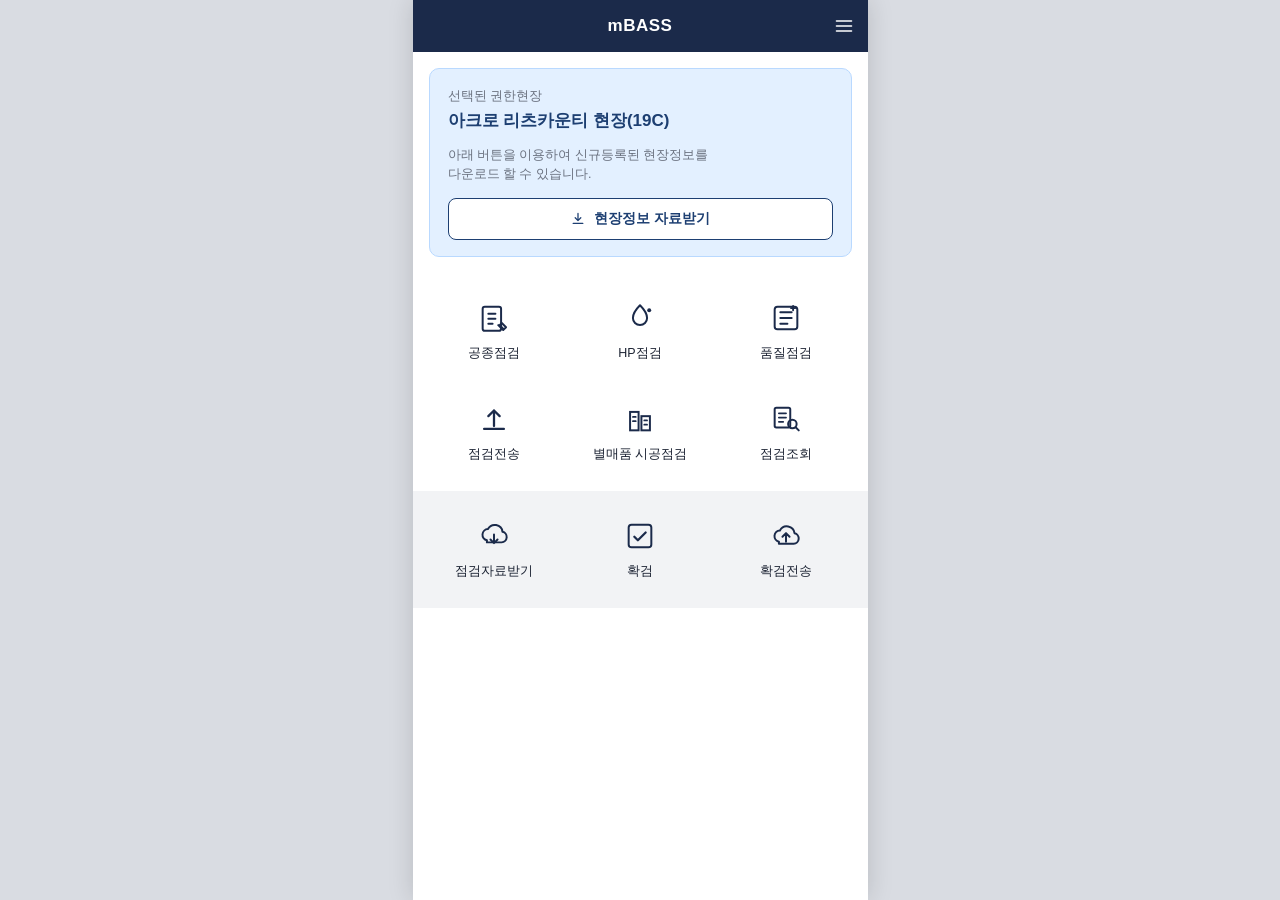
<file: mobile.html>
<!doctype html>
<html lang="ko">
<head>
<meta charset="UTF-8" />
<meta name="viewport" content="width=device-width, initial-scale=1.0, maximum-scale=1.0" />
<title>mBASS 모바일 점검</title>
<link rel="stylesheet" href="mobile.css" />
</head>
<body>
  <div class="phone">
    <div class="app-m">

      <!-- Header -->
      <header class="header-m">
        <button class="back-btn" id="backBtn" hidden>
          <svg width="20" height="20" viewBox="0 0 20 20" fill="none"><path d="M12.5 4.5L6 11l6.5 6.5" stroke="currentColor" stroke-width="1.8" stroke-linecap="round" stroke-linejoin="round"/></svg>
        </button>
        <h1 class="header-title" id="headerTitle">mBASS</h1>
        <button class="menu-btn" id="menuBtn">
          <svg width="20" height="20" viewBox="0 0 20 20" fill="none"><path d="M2.5 5h15M2.5 10h15M2.5 15h15" stroke="currentColor" stroke-width="1.6" stroke-linecap="round"/></svg>
        </button>
      </header>

      <main class="screens">

        <!-- 1. 홈 -->
        <section class="screen-m active" id="screen-home">
          <div class="site-card">
            <p class="site-card-label">선택된 권한현장</p>
            <h2 class="site-card-name" id="siteName">아크로 리츠카운티 현장(19C)</h2>
            <p class="site-card-desc">아래 버튼을 이용하여 신규등록된 현장정보를<br/>다운로드 할 수 있습니다.</p>
            <button class="download-btn" id="siteDownloadBtn">
              <svg width="16" height="16" viewBox="0 0 20 20" fill="none"><path d="M10 3v9m0 0l-3.5-3.5M10 12l3.5-3.5M4 15.5h12" stroke="currentColor" stroke-width="1.6" stroke-linecap="round" stroke-linejoin="round"/></svg>
              현장정보 자료받기
            </button>
          </div>

          <div class="menu-grid">
            <button class="menu-tile" data-action="placeholder">
              <span class="tile-icon" id="icon-gongjong"></span>
              <span class="tile-label">공종점검</span>
            </button>
            <button class="menu-tile" data-nav="hp-type">
              <span class="tile-icon" id="icon-hp"></span>
              <span class="tile-label">HP점검</span>
            </button>
            <button class="menu-tile" data-action="placeholder">
              <span class="tile-icon" id="icon-quality"></span>
              <span class="tile-label">품질점검</span>
            </button>
            <button class="menu-tile" data-action="placeholder">
              <span class="tile-icon" id="icon-send"></span>
              <span class="tile-label">점검전송</span>
            </button>
            <button class="menu-tile" data-nav="option-status">
              <span class="tile-icon" id="icon-option"></span>
              <span class="tile-label">별매품 시공점검</span>
            </button>
            <button class="menu-tile" data-nav="hp-status">
              <span class="tile-icon" id="icon-search"></span>
              <span class="tile-label">점검조회</span>
            </button>
          </div>

          <div class="menu-grid menu-grid-gray">
            <button class="menu-tile" data-action="placeholder">
              <span class="tile-icon" id="icon-fetch"></span>
              <span class="tile-label">점검자료받기</span>
            </button>
            <button class="menu-tile" data-action="placeholder">
              <span class="tile-icon" id="icon-confirm"></span>
              <span class="tile-label">확검</span>
            </button>
            <button class="menu-tile" data-action="placeholder">
              <span class="tile-icon" id="icon-confirm-send"></span>
              <span class="tile-label">확검전송</span>
            </button>
          </div>
        </section>

        <!-- 2. HP점검유형선택 -->
        <section class="screen-m" id="screen-hp-type">
          <div class="segmented">
            <button class="seg-btn" data-seg="general">일반</button>
            <button class="seg-btn active" data-seg="option">별매품</button>
          </div>
          <div class="radio-list" id="hpTypeList"></div>
          <div class="bottom-bar single">
            <button class="primary-btn full" id="hpTypeConfirmBtn">확인</button>
          </div>
        </section>

        <!-- 3. HP점검 동층호 선택 -->
        <section class="screen-m" id="screen-hp-select">
          <button class="dropdown-bar" id="hpSelectDropdown">
            <span id="hpSelectDropdownLabel">-</span>
            <svg width="14" height="14" viewBox="0 0 20 20" fill="none"><path d="M5 8l5 5 5-5" stroke="currentColor" stroke-width="1.8" stroke-linecap="round" stroke-linejoin="round"/></svg>
          </button>
          <div class="info-strip" id="hpSelectInfoStrip">-</div>
          <div class="select-grid">
            <div class="select-col select-col-dong">
              <div class="select-col-head">동</div>
              <div class="select-col-body" id="dongCol"></div>
            </div>
            <div class="select-col select-col-floor">
              <div class="select-col-head">층</div>
              <div class="select-col-body" id="floorCol"></div>
            </div>
            <div class="select-col select-col-unit">
              <div class="select-col-head">호수</div>
              <div class="select-col-body" id="unitCol"></div>
            </div>
          </div>
          <div class="bottom-bar dual">
            <button class="secondary-btn" id="hpStatusLinkBtn">점검현황</button>
            <button class="primary-btn" id="hpSelectConfirmBtn">확인</button>
          </div>
        </section>

        <!-- 4. HP점검 상세 -->
        <section class="screen-m" id="screen-hp-detail">
          <button class="dropdown-bar" id="hpDetailDropdown">
            <span id="hpDetailDropdownLabel">-</span>
            <svg width="14" height="14" viewBox="0 0 20 20" fill="none"><path d="M5 8l5 5 5-5" stroke="currentColor" stroke-width="1.8" stroke-linecap="round" stroke-linejoin="round"/></svg>
          </button>
          <div class="unit-head-row">
            <div class="unit-head-label" id="hpDetailUnitLabel">-</div>
            <button class="chip-btn" data-nav="option-status">별매품</button>
            <button class="chip-btn" id="hpDetailPlanBtn">평면</button>
          </div>
          <div class="table-wrap-m">
            <table class="table-m">
              <thead><tr><th>위치</th><th>부위</th><th>유형</th></tr></thead>
              <tbody id="hpDetailTableBody"></tbody>
            </table>
          </div>
          <div class="detail-bottom-panel">
            <p class="vendor-line" id="hpDetailVendor">&gt; -</p>
            <button class="complete-btn" id="hpDetailCompleteBtn">점검완료</button>
            <div class="note-row">
              <input type="text" id="hpDetailNote" placeholder="점검 내용을 입력 하세요." />
              <span class="qty-label">물량</span>
            </div>
            <div class="icon-action-row">
              <button class="icon-action" data-action="reclassify">
                <span class="icon-action-glyph" id="icon-flag"></span>
                <span>재분류</span>
              </button>
              <button class="icon-action" data-action="attach">
                <span class="icon-action-glyph" id="icon-attach"></span>
                <span>첨부</span>
              </button>
              <button class="icon-action" data-action="camera">
                <span class="icon-action-glyph" id="icon-camera"></span>
                <span>촬영</span>
              </button>
              <button class="icon-action" data-action="save">
                <span class="icon-action-glyph" id="icon-save"></span>
                <span>저장</span>
              </button>
            </div>
          </div>
        </section>

        <!-- 5. HP점검현황 -->
        <section class="screen-m" id="screen-hp-status">
          <button class="dropdown-bar" id="hpStatusItemDropdown">
            <span id="hpStatusItemLabel">-</span>
            <svg width="14" height="14" viewBox="0 0 20 20" fill="none"><path d="M5 8l5 5 5-5" stroke="currentColor" stroke-width="1.8" stroke-linecap="round" stroke-linejoin="round"/></svg>
          </button>
          <button class="dropdown-bar" id="hpStatusDongDropdown">
            <span id="hpStatusDongLabel">101동</span>
            <svg width="14" height="14" viewBox="0 0 20 20" fill="none"><path d="M5 8l5 5 5-5" stroke="currentColor" stroke-width="1.8" stroke-linecap="round" stroke-linejoin="round"/></svg>
          </button>
          <div class="legend-row" id="hpLegend"></div>
          <div class="heatmap-wrap" id="hpHeatmap"></div>
        </section>

        <!-- 6. 별매품 시공점검 히트맵 -->
        <section class="screen-m" id="screen-option-status">
          <button class="dropdown-bar" id="optionStatusItemDropdown">
            <span id="optionStatusItemLabel">-</span>
            <svg width="14" height="14" viewBox="0 0 20 20" fill="none"><path d="M5 8l5 5 5-5" stroke="currentColor" stroke-width="1.8" stroke-linecap="round" stroke-linejoin="round"/></svg>
          </button>
          <button class="dropdown-bar" id="optionStatusProductDropdown">
            <span id="optionStatusProductLabel">-</span>
            <svg width="14" height="14" viewBox="0 0 20 20" fill="none"><path d="M5 8l5 5 5-5" stroke="currentColor" stroke-width="1.8" stroke-linecap="round" stroke-linejoin="round"/></svg>
          </button>
          <div class="legend-row small" id="optionLegend"></div>
          <div class="option-status-toolbar">
            <span class="dong-label" id="optionDongLabel">101동</span>
            <button class="target-set-btn" id="optionTargetSetBtn">점검대상설정(전체)</button>
          </div>
          <div class="heatmap-wrap" id="optionHeatmap"></div>
        </section>

        <!-- 7. 별매품 시공점검 상세 -->
        <section class="screen-m" id="screen-option-detail">
          <div class="unit-title-box" id="optionDetailUnitTitle">-</div>

          <h3 class="section-heading">별매품 내역</h3>
          <div class="option-item-list" id="optionItemList"></div>

          <h3 class="section-heading">Product 목록</h3>
          <div class="table-wrap-m">
            <table class="table-m product-table">
              <thead><tr><th>하자</th><th>Product 명</th><th>시공점검</th></tr></thead>
              <tbody id="productTableBody"></tbody>
            </table>
          </div>

          <textarea class="request-textarea" id="optionRequestNote" placeholder="점검 요청 내역"></textarea>

          <div class="option-detail-buttons">
            <button class="outline-btn" id="thumbnailBtn">디버추얼<br/>썸네일</button>
            <button class="outline-btn" id="defectRegisterBtn">하자등록</button>
            <button class="primary-btn" id="optionSaveBtn">저장</button>
          </div>
        </section>

        <!-- 8. 디버추얼 썸네일보기 -->
        <section class="screen-m" id="screen-thumbnail">
          <div class="thumb-viewer">
            <div class="thumb-image" id="thumbMainImage"></div>
          </div>
          <h3 class="section-heading gallery-heading">썸네일 갤러리</h3>
          <div class="thumb-gallery" id="thumbGallery"></div>
        </section>

      </main>
    </div>
  </div>

<script src="mobile.js"></script>
</body>
</html>
</file>
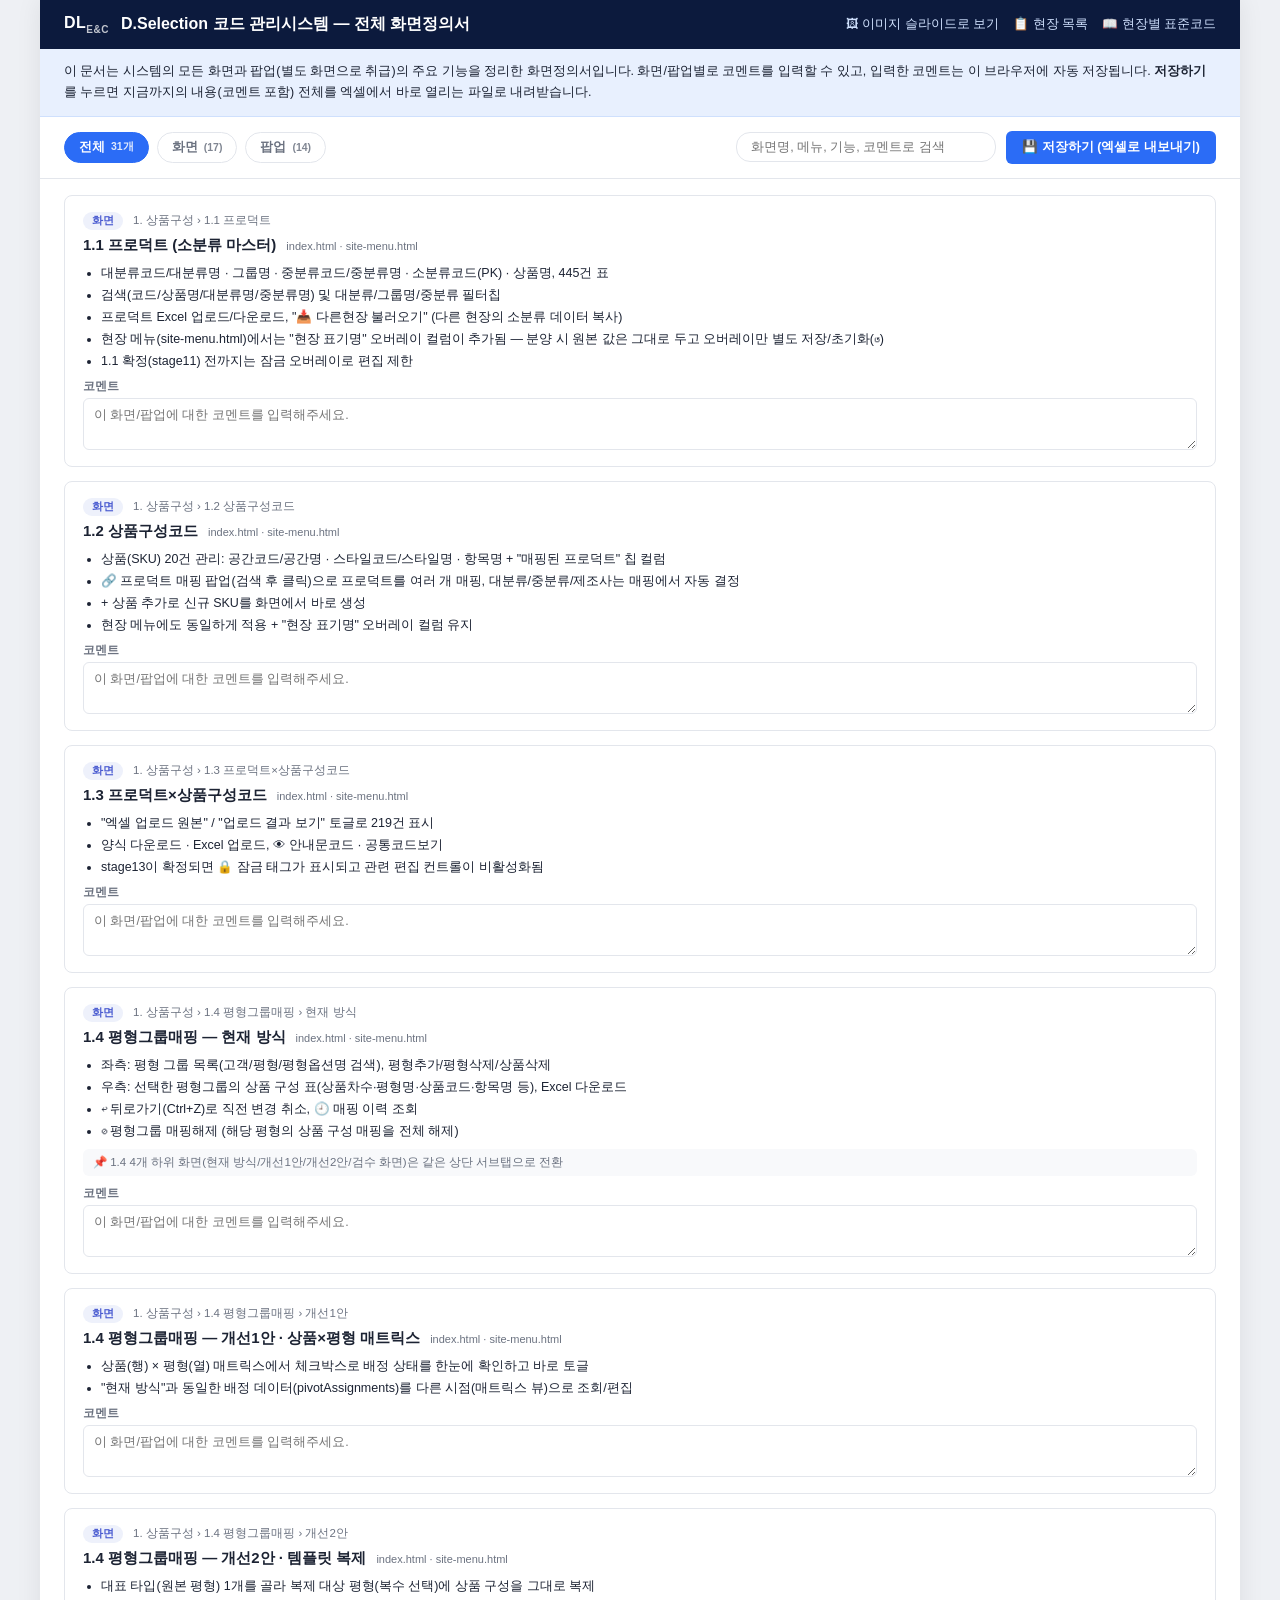
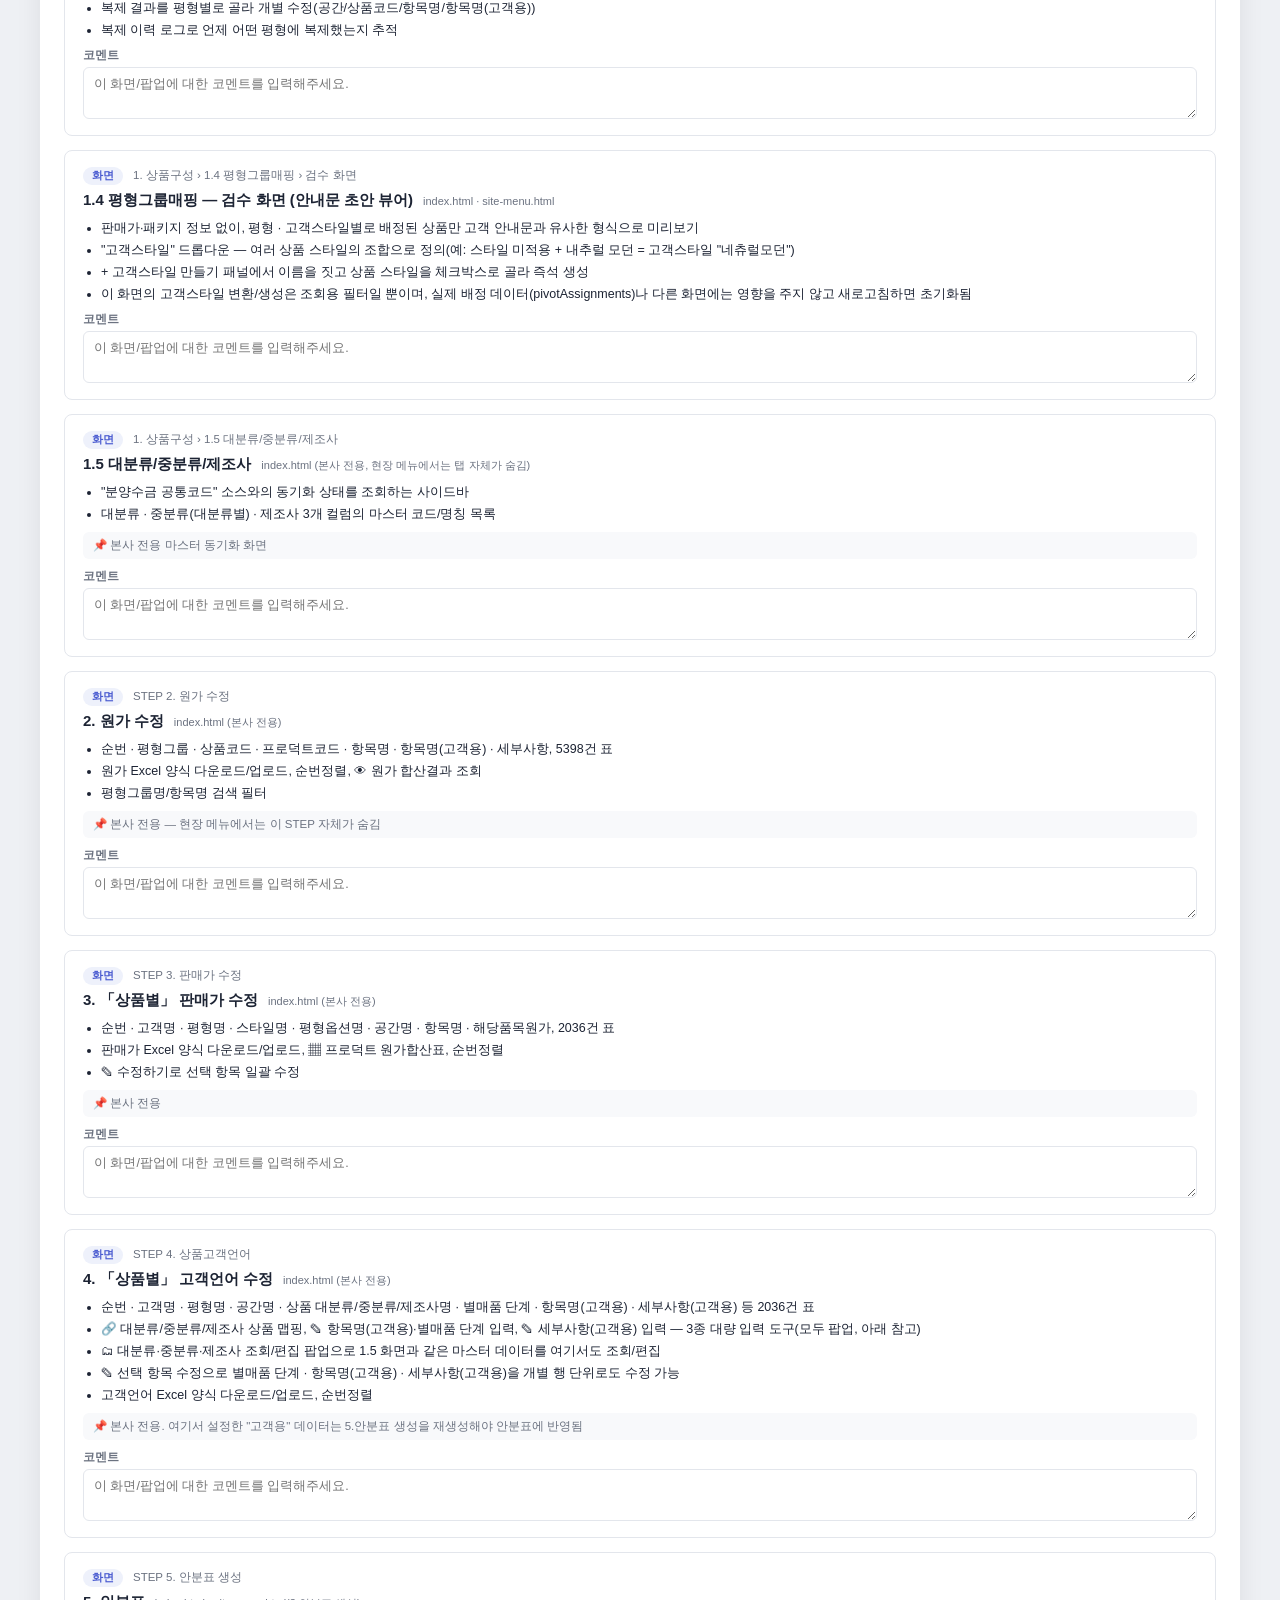
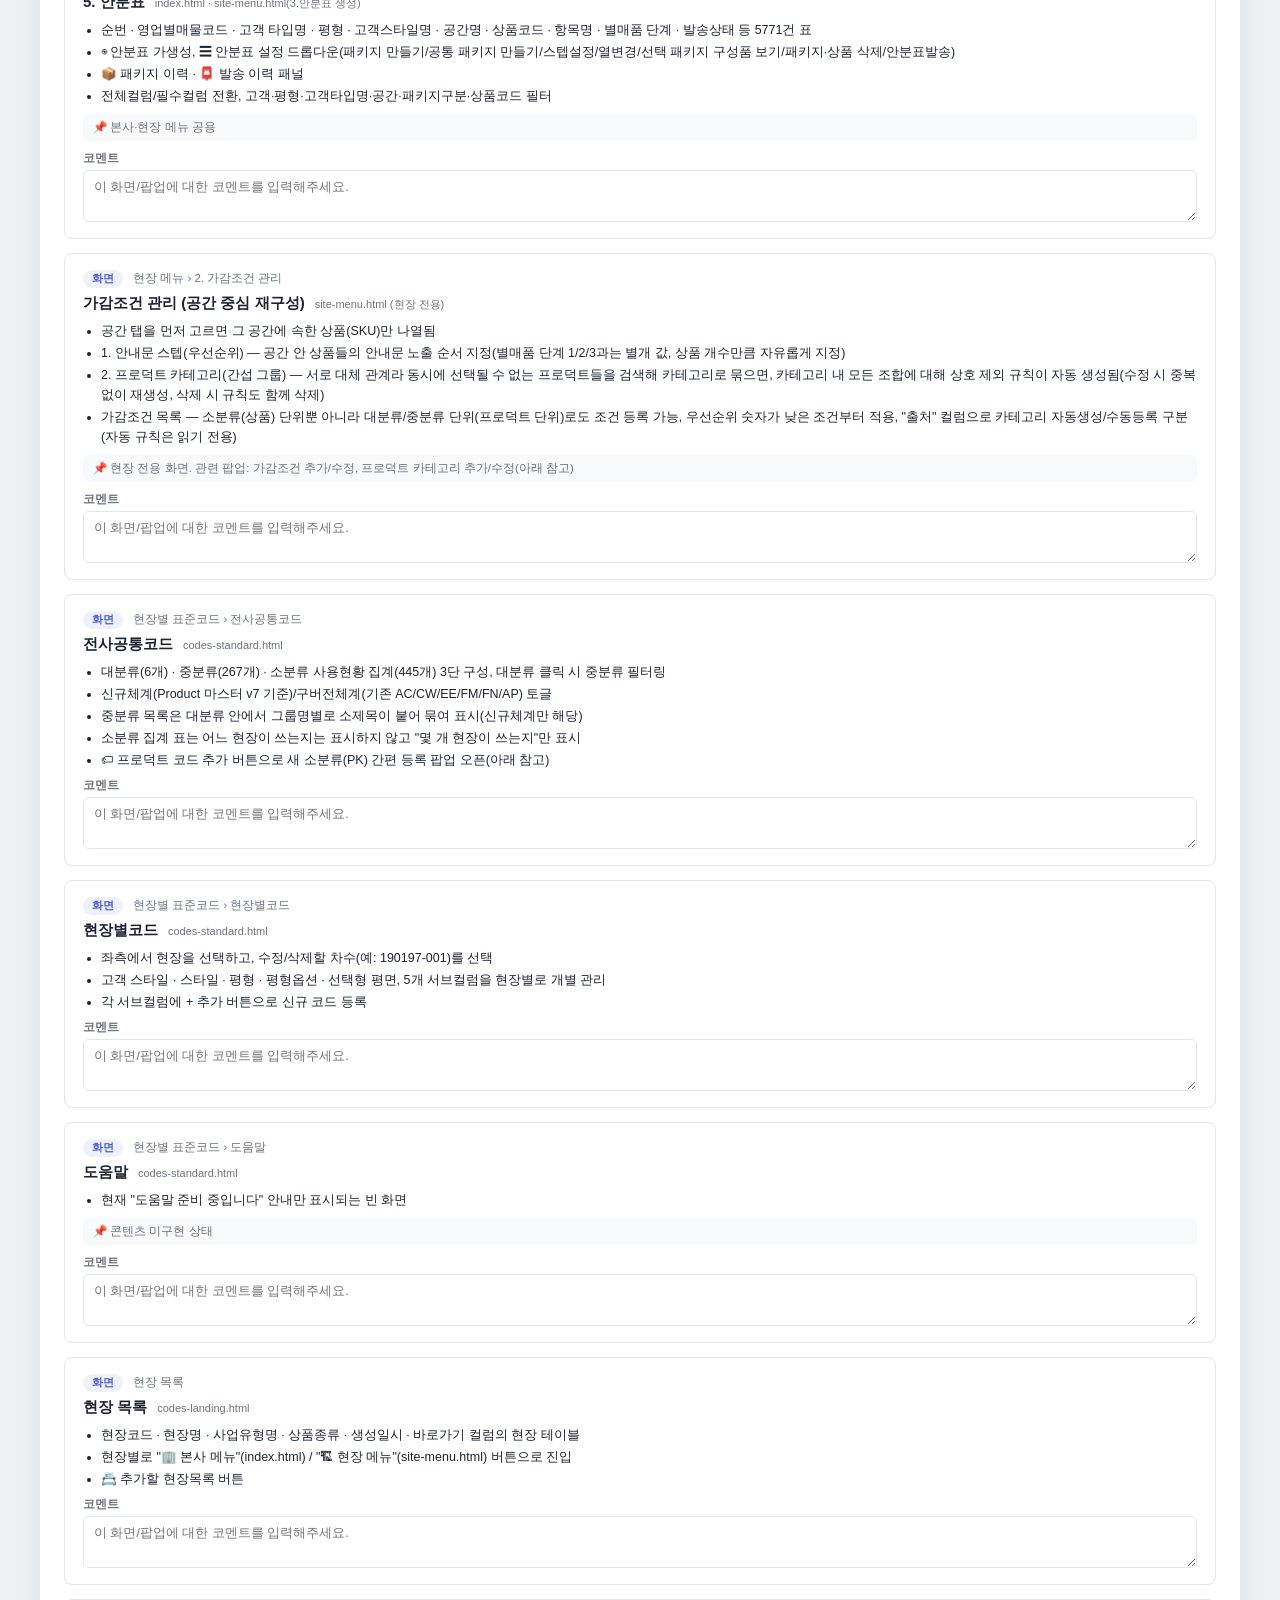
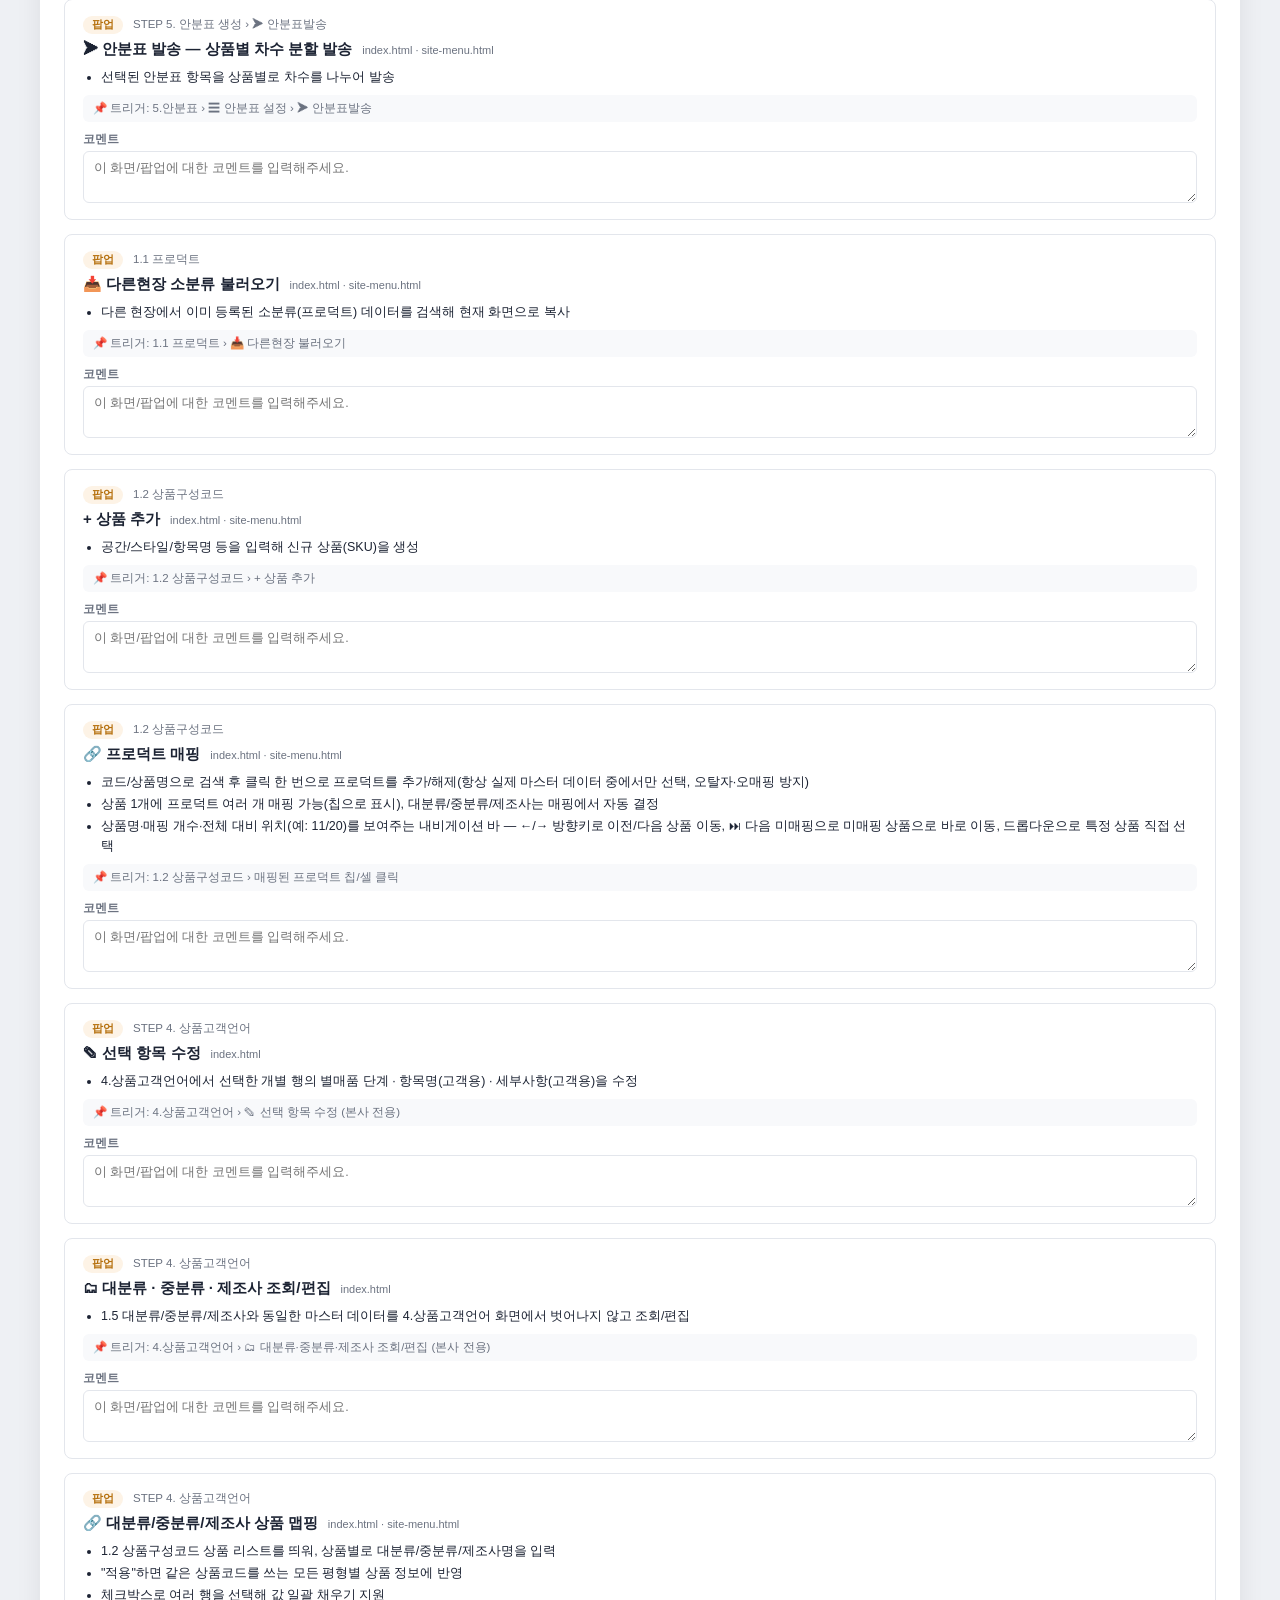
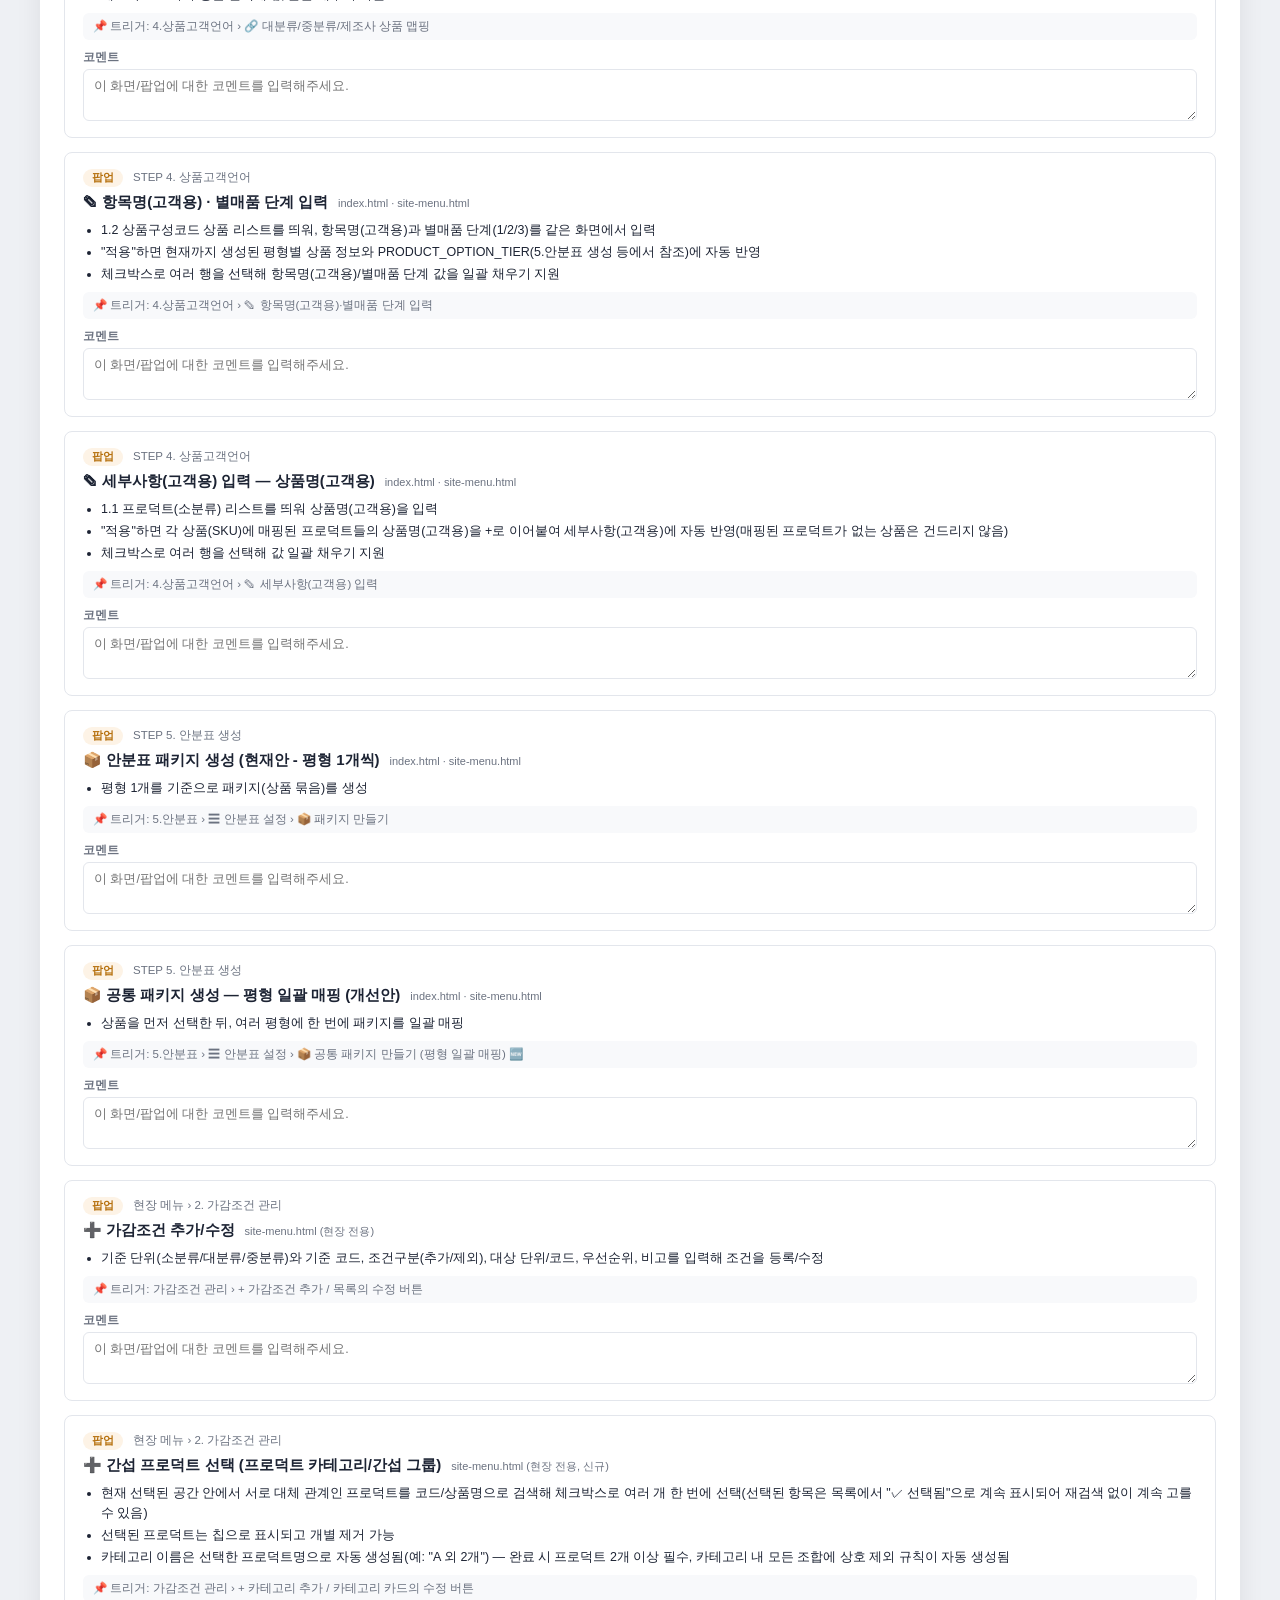
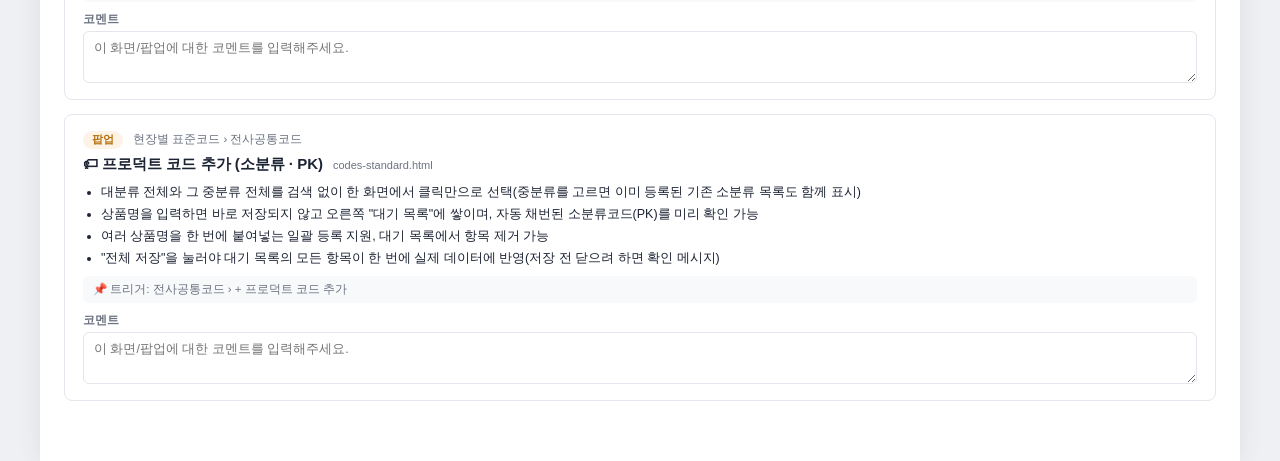
<file: screen-spec.html>
<!doctype html>
<html lang="ko">
<head>
<meta charset="UTF-8" />
<meta name="viewport" content="width=device-width, initial-scale=1.0" />
<title>D.Selection 코드 관리시스템 | 전체 화면정의서</title>
<link rel="stylesheet" href="screen-spec.css" />
</head>
<body>
  <div class="ss-app">
    <header class="ss-topbar">
      <div class="ss-topbar-left">
        <span class="ss-logo">DL<sub>E&amp;C</sub></span>
        <h1>D.Selection 코드 관리시스템 — 전체 화면정의서</h1>
      </div>
      <nav class="ss-topbar-right">
        <a href="screen-spec-deck.html" class="ss-nav-link">🖼 이미지 슬라이드로 보기</a>
        <a href="codes-landing.html" class="ss-nav-link">📋 현장 목록</a>
        <a href="codes-standard.html" class="ss-nav-link">📖 현장별 표준코드</a>
      </nav>
    </header>

    <div class="ss-info-box">
      이 문서는 시스템의 모든 화면과 팝업(별도 화면으로 취급)의 주요 기능을 정리한 화면정의서입니다.
      화면/팝업별로 코멘트를 입력할 수 있고, 입력한 코멘트는 이 브라우저에 자동 저장됩니다.
      <strong>저장하기</strong>를 누르면 지금까지의 내용(코멘트 포함) 전체를 엑셀에서 바로 열리는 파일로 내려받습니다.
    </div>

    <div class="ss-toolbar">
      <div class="ss-toolbar-left">
        <button type="button" class="ss-type-chip active" data-type="all">전체 <span id="ssCount" class="ss-count-pill">0개</span></button>
        <button type="button" class="ss-type-chip" data-type="screen">화면 <span class="ss-count-pill">(<span id="ssScreenCountTotal">0</span>)</span></button>
        <button type="button" class="ss-type-chip" data-type="popup">팝업 <span class="ss-count-pill">(<span id="ssPopupCountTotal">0</span>)</span></button>
      </div>
      <div class="ss-toolbar-right">
        <input type="text" id="ssSearchInput" class="ss-search-input" placeholder="화면명, 메뉴, 기능, 코멘트로 검색" />
        <button type="button" class="ss-save-btn" id="ssSaveBtn">💾 저장하기 (엑셀로 내보내기)</button>
      </div>
    </div>

    <div class="ss-list" id="ssList"></div>
  </div>

<script src="screen-spec.js"></script>
</body>
</html>
</file>
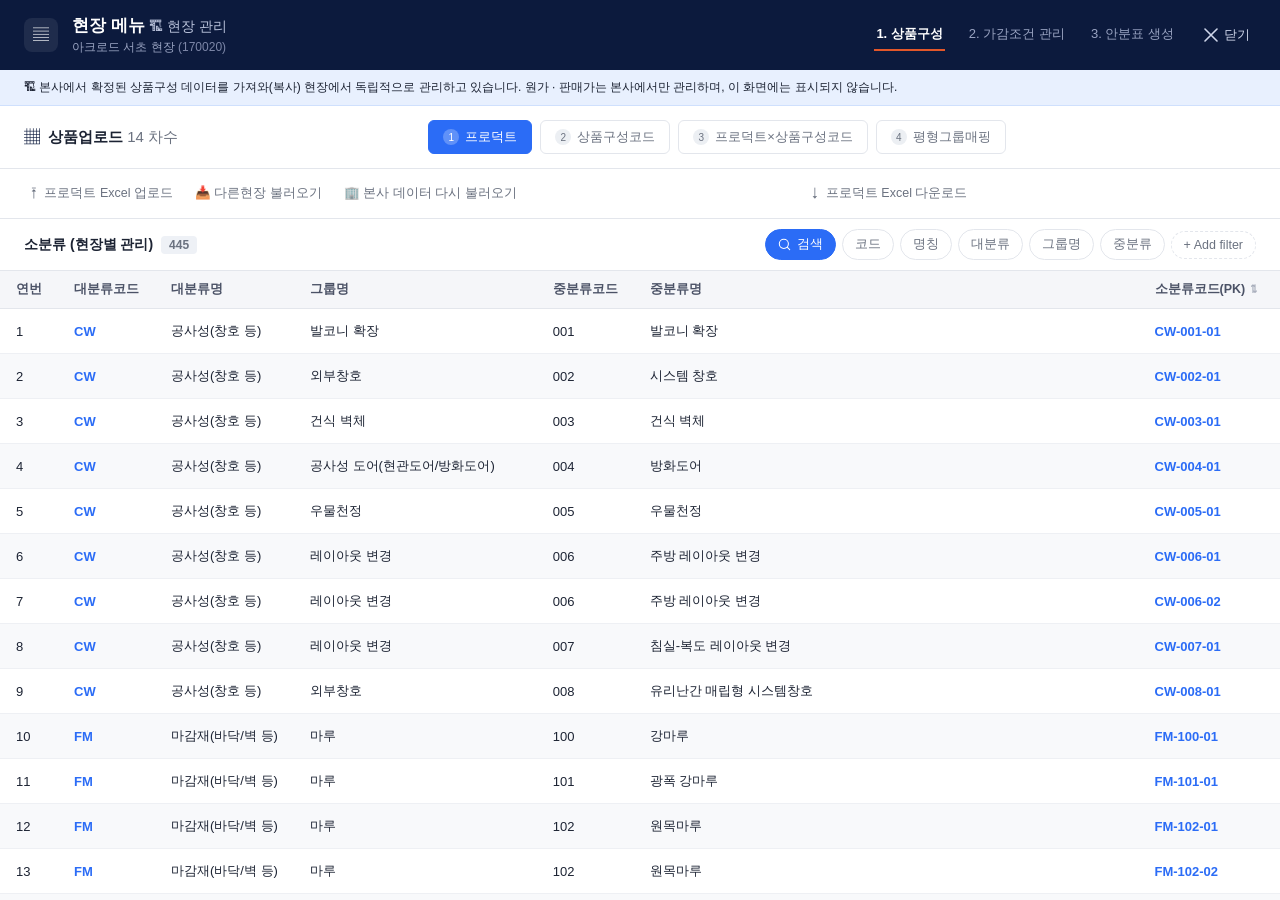
<file: site-menu.html>
<!doctype html>
<html lang="ko">
<head>
<meta charset="UTF-8" />
<meta name="viewport" content="width=device-width, initial-scale=1.0" />
<title>현장 메뉴 | 아크로드 서초 현장</title>
<link rel="stylesheet" href="styles.css" />
<link rel="stylesheet" href="site-menu.css" />
</head>
<body>
  <div class="app">
    <!-- Top bar -->
    <header class="topbar">
      <div class="topbar-left">
        <span class="logo">▤</span>
        <div class="topbar-titles">
          <h1 id="pageTitle">현장 메뉴 <span class="round">🏗 현장 관리</span></h1>
          <p>아크로드 서초 현장 <span class="site-code">(170020)</span></p>
        </div>
      </div>
      <nav class="topbar-nav">
        <a href="#" class="nav-step active" data-step="1">1. 상품구성</a>
        <a href="#" class="nav-step hq-only" data-step="2">2. 원가 수정</a>
        <a href="#" class="nav-step hq-only" data-step="3">3. 판매가 수정</a>
        <a href="#" class="nav-step hq-only" data-step="4">상품고객언어</a>
        <a href="#" class="nav-step" data-step="6">2. 가감조건 관리</a>
        <a href="#" class="nav-step" data-step="5">3. 안분표 생성</a>
        <button class="close-btn" type="button" id="closeBtn">
          <svg width="14" height="14" viewBox="0 0 14 14" fill="none"><path d="M1 1L13 13M13 1L1 13" stroke="currentColor" stroke-width="1.6" stroke-linecap="round"/></svg>
          닫기
        </button>
      </nav>
    </header>

    <!-- 본사 확정 데이터를 가져와 현장이 독립적으로 관리 중임을 알리는 안내 배너.
         (dsStatusStrip과 달리 이 화면 전용이며, 본사 담당부서 승인 워크플로우 UI는 표시하지 않는다) -->
    <div class="site-banner">
      <span>🏗 본사에서 확정된 상품구성 데이터를 가져와(복사) 현장에서 독립적으로 관리하고 있습니다. 원가 · 판매가는 본사에서만 관리하며, 이 화면에는 표시되지 않습니다.</span>
    </div>

    <!-- ============ STEP 1: 상품구성 ============ -->
    <section class="view active" id="view-1">
      <div class="subbar">
        <div class="subbar-title">
          <span class="grid-icon">▦</span>
          <h2>상품업로드 <span class="round-badge">14 차수</span></h2>
        </div>
        <div class="step-tabs">
          <button class="step-tab active" data-tab="product"><span class="num">1</span>프로덕트</button>
          <button class="step-tab" data-tab="sku"><span class="num">2</span>상품구성코드</button>
          <button class="step-tab" data-tab="mapping"><span class="num">3</span>프로덕트×상품구성코드</button>
          <button class="step-tab" data-tab="area"><span class="num">4</span>평형그룹매핑</button>
        </div>
        <div class="stage-box" id="stage14Box"></div>
      </div>

      <!-- Panel 1: 프로덕트 (대분류/중분류는 전사공통코드, 소분류(PK)는 현장별 관리 항목) -->
      <section class="tab-panel active" id="panel-product">
        <div class="toolbar">
          <div class="toolbar-left" id="stage11ToolbarLeft">
            <button class="toolbar-btn" id="productExcelUploadBtn">⭱ 프로덕트 Excel 업로드</button>
            <button class="toolbar-btn" id="productLoadOtherSiteBtn">📥 다른현장 불러오기</button>
            <button class="toolbar-btn" id="reloadFromHqBtn">🏢 본사 데이터 다시 불러오기</button>
          </div>
          <button class="toolbar-btn" id="productExcelDownloadBtn">⭣ 프로덕트 Excel 다운로드</button>
          <div class="toolbar-right" id="stage11Box"></div>
        </div>
        <div class="lockable" id="stage11Lockable">
          <div class="lock-overlay" id="stage11LockOverlay" hidden>
            <div class="lock-overlay-msg"></div>
          </div>
          <div class="filterbar">
            <div class="filterbar-left">
              <span class="section-label">소분류 (현장별 관리)</span>
              <span class="count-badge" id="rowCount">445</span>
            </div>
            <div class="filterbar-right">
              <button class="filter-chip active" id="searchToggle">
                <svg width="13" height="13" viewBox="0 0 20 20" fill="none"><circle cx="9" cy="9" r="7" stroke="currentColor" stroke-width="1.6"/><path d="M14.5 14.5L18 18" stroke="currentColor" stroke-width="1.6" stroke-linecap="round"/></svg>
                검색
              </button>
              <button class="filter-chip">코드</button>
              <button class="filter-chip">명칭</button>
              <button class="filter-chip">대분류</button>
              <button class="filter-chip">그룹명</button>
              <button class="filter-chip">중분류</button>
              <button class="filter-chip add-filter">+ Add filter</button>
            </div>
          </div>
          <div class="search-row" id="searchRow">
            <input type="text" id="searchInput" placeholder="소분류코드(PK), 상품명, 대분류명, 중분류명으로 검색" />
          </div>
          <div class="table-wrap">
            <table id="productTable">
              <thead>
                <tr>
                  <th>연번</th>
                  <th>대분류코드</th>
                  <th>대분류명</th>
                  <th>그룹명</th>
                  <th>중분류코드</th>
                  <th>중분류명</th>
                  <th class="sortable">소분류코드(PK) <span class="sort-icon">⇅</span></th>
                  <th>상품명</th>
                  <th class="site-overlay-col">현장 표기명 <span class="site-overlay-tag">현장 전용</span></th>
                </tr>
              </thead>
              <tbody id="tableBody"></tbody>
            </table>
          </div>
        </div>
      </section>

      <!-- Panel 2: 상품구성코드 -->
      <section class="tab-panel" id="panel-sku">
        <div class="cha-layout">
          <aside class="cha-sidebar" id="chaSidebarSku"></aside>
          <div class="cha-main">
            <div class="toolbar">
              <div class="toolbar-left">
                <button class="toolbar-btn" id="skuAddBtn">+ 상품 추가</button>
              </div>
            </div>
            <div class="filterbar">
              <div class="filterbar-left">
                <span class="section-icon">▤</span>
                <span class="section-label">상품구성코드</span>
              </div>
              <div class="filterbar-right">
                <button class="filter-chip">상품 코드</button>
                <button class="filter-chip">공간명</button>
                <button class="filter-chip">스타일명</button>
                <button class="filter-chip">매핑된 프로덕트</button>
                <button class="filter-chip">항목명</button>
                <button class="filter-chip add-filter">+ Add filter</button>
              </div>
            </div>
            <div class="table-wrap">
              <table>
                <thead>
                  <tr>
                    <th class="sortable">상품 코드 <span class="sort-icon">⇅</span></th>
                    <th>공간코드</th>
                    <th>공간명</th>
                    <th>스타일코드</th>
                    <th>스타일명</th>
                    <th>현장본사구분</th>
                    <th>매핑된 프로덕트 (대분류/중분류/제조사는 여기서 자동으로 정해짐)</th>
                    <th>항목명</th>
                    <th class="site-overlay-col">현장 표기명 <span class="site-overlay-tag">현장 전용</span></th>
                  </tr>
                </thead>
                <tbody id="skuTableBody"></tbody>
              </table>
            </div>
          </div>
        </div>
      </section>

      <!-- Panel 3: 프로덕트 × 상품구성코드 -->
      <section class="tab-panel" id="panel-mapping">
        <div class="cha-layout">
          <aside class="cha-sidebar" id="chaSidebarMapping"></aside>
          <div class="cha-main">
            <div class="toolbar">
              <div class="toolbar-left">
                <button class="toolbar-btn primary-toggle active stage13-editable-control">
                  <svg width="13" height="13" viewBox="0 0 20 20" fill="none"><circle cx="10" cy="10" r="7" stroke="currentColor" stroke-width="1.6"/></svg>
                  엑셀 업로드 원본
                </button>
                <button class="toolbar-btn success-toggle stage13-editable-control">
                  <span class="dot dot-sm"></span>
                  업로드 결과 보기
                </button>
                <span class="count-pill">219건</span>
                <span class="stage-lock-tag" id="stage13LockTag" hidden>🔒 확정됨(잠금)</span>
              </div>
              <div class="toolbar-right">
                <button class="toolbar-btn dark">👁 안내문코드</button>
                <button class="toolbar-btn dark">공통코드보기</button>
                <button class="filter-chip">공간명</button>
                <button class="filter-chip">스타일명</button>
                <button class="filter-chip">항목명</button>
                <button class="filter-chip add-filter">+ Add filter</button>
                <button class="toolbar-btn stage13-editable-control">⭣ 양식 다운로드</button>
                <button class="toolbar-btn stage13-editable-control">⭱ Excel 업로드</button>
              </div>
            </div>
            <div class="table-wrap">
              <table>
                <thead>
                  <tr>
                    <th class="sortable">상품코드 <span class="sort-icon">⇅</span></th>
                    <th>공간코드</th>
                    <th>공간명</th>
                    <th>스타일코드</th>
                    <th>스타일명</th>
                    <th>현장본사구분</th>
                    <th>항목명</th>
                  </tr>
                </thead>
                <tbody id="mappingTableBody"></tbody>
              </table>
            </div>
          </div>
        </div>
      </section>

      <!-- Panel 4: 평형그룹매핑 -->
      <section class="tab-panel" id="panel-area">
        <div class="lock-overlay" id="stage14FullLockOverlay" hidden>
          <div class="lock-overlay-msg"></div>
        </div>
        <div class="area-subtabs">
          <button class="area-subtab active" data-view="current">현재 방식</button>
          <button class="area-subtab" data-view="pivot">개선1안 · 상품×평형 매트릭스</button>
          <button class="area-subtab" data-view="template">개선2안 · 템플릿 복제</button>
          <button class="area-subtab" data-view="review">검수 화면</button>
        </div>

        <div class="area-subview active" id="areaSubview-current">
        <div class="area-layout">
          <div class="area-col area-col-narrow">
            <div class="area-col-header">
              <span>평형 그룹 <span class="round-badge">28개</span></span>
              <span class="header-icons">▤ ⤢</span>
            </div>
            <div class="area-search">
              <input type="text" placeholder="검색어를 입력해주세요." />
            </div>
            <div class="area-chip-row">
              <button class="filter-chip small">고객명</button>
              <button class="filter-chip small">평형</button>
              <button class="filter-chip small">평형옵션명</button>
              <button class="filter-chip small">선택형평면명</button>
            </div>
            <div class="area-col-body">
              <table class="mini-table">
                <thead>
                  <tr><th></th><th>고객</th><th>평형</th><th>평형옵션명</th></tr>
                </thead>
                <tbody id="areaGroupBody"></tbody>
              </table>
            </div>
            <div class="area-col-footer">
              <button class="pill-btn green mapping-editable-control">평형추가</button>
              <button class="pill-btn mapping-editable-control">평형삭제</button>
              <button class="pill-btn pink mapping-editable-control">상품삭제</button>
            </div>
          </div>

          <div class="area-col area-col-wide">
            <div class="area-col-header">
              <span>상품 구성 <span class="round-badge" id="areaConfigCount">103개</span> <span class="info-dot">ⓘ</span> <span class="stage-lock-tag" id="stage14LockTag" hidden>🔒 확정됨(잠금)</span></span>
              <span class="header-icons-text">
                <button class="undo-btn" id="undoBtn" disabled title="Ctrl+Z">↩ 뒤로가기</button>
                <button class="undo-btn" id="mappingHistoryBtn" type="button">🕘 매핑 이력</button>
                <button class="toolbar-btn">⭣ Excel 다운로드</button>
                <button class="toolbar-btn icon-only">⟳</button>
                <button class="danger-btn small mapping-editable-control" id="unmapBtn">⊘ 평형그룹 매핑해제</button>
              </span>
            </div>
            <div class="area-col-body area-col-body-relative">
              <table class="mini-table">
                <thead>
                  <tr>
                    <th></th><th>상품<br/>차수</th><th>평형명</th><th>상품코드</th><th>항목명</th><th>비고</th>
                    <th>항목명 (고객용)</th><th>공간명</th><th>현장<br/>본사<br/>구분</th><th>프로<br/>덕트<br/>수</th><th>소분류명</th>
                  </tr>
                </thead>
                <tbody id="areaConfigBody"></tbody>
              </table>
              <div class="mapping-history-panel" id="mappingHistoryPanel" hidden>
                <div class="mapping-history-header">
                  <span>매핑 이력</span>
                  <button class="mapping-history-close" id="mappingHistoryClose" type="button">✕</button>
                </div>
                <div class="mapping-history-list" id="mappingHistoryList"></div>
              </div>
            </div>
            <div class="area-subpanel">
              <div class="area-subpanel-header">프로덕트 코드 <span class="round-badge">1개</span></div>
              <table class="mini-table">
                <thead>
                  <tr><th>프로덕트 컬랩구분</th><th>상품코드</th><th>가감품목</th><th>특이사항</th><th>소분류코드</th><th>소분류명</th><th>제조사</th><th>모델명</th></tr>
                </thead>
                <tbody id="areaProductCodeBody"></tbody>
              </table>
            </div>
          </div>

          <div class="area-col area-col-wide">
            <div class="area-col-header">
              <span>상품코드 <span class="round-badge">업로드14차수(116개)</span></span>
              <span class="header-icons-text">
                <button class="filter-chip small">항목명</button>
                <button class="filter-chip small add-filter">+ Add filter</button>
              </span>
            </div>
            <button class="map-btn mapping-editable-control" id="mapBtn">⇄ 평형그룹과 매핑</button>
            <p class="area-note">선택 0건 &nbsp; <span class="check-ok">✓</span> "상품코드"에는 상품업로드 「마지막 차수」만 표시됩니다.</p>
            <div class="area-col-body">
              <table class="mini-table">
                <thead>
                  <tr><th></th><th>공간코드</th><th>상품코드</th><th>항목명</th><th>항목명 (고객용)</th><th>프로덕트<br/>연결수</th></tr>
                </thead>
                <tbody id="areaRightBody"></tbody>
              </table>
            </div>
          </div>
        </div>
        </div>

        <!-- 개선 1안 : 상품 × 평형 매트릭스 -->
        <div class="area-subview" id="areaSubview-pivot">
          <div class="area-pivot-toolbar">
            <span class="area-pivot-title">상품 × 평형 매트릭스 <span class="round-badge" id="pivotProductCount">0개</span></span>
            <span class="area-pivot-hint">상품별로 어느 평형에 배정되는지 한눈에 확인하고 체크박스로 바로 배정/해제할 수 있습니다.</span>
          </div>
          <div class="area-pivot-scroll">
            <table class="mini-table pivot-table" id="pivotTable">
              <thead><tr id="pivotTableHeadRow"></tr></thead>
              <tbody id="pivotTableBody"></tbody>
            </table>
          </div>
        </div>

        <!-- 개선 2안 : 대표 타입 복제 후 수정 -->
        <div class="area-subview" id="areaSubview-template">
          <div class="area-template-layout">
            <div class="area-template-side">
              <div class="area-col-header"><span>대표 타입 복제</span></div>
              <div class="area-template-form">
                <label class="area-template-label">대표 타입(원본 평형)
                  <select class="mapping-editable-control" id="templateSourceSelect"></select>
                </label>
                <label class="area-template-label">복제 대상 평형 (복수 선택)</label>
                <div class="area-template-targets" id="templateTargetList"></div>
                <button class="ghost-btn blue-fill mapping-editable-control" id="templateCloneBtn">⧉ 선택 평형에 복제하기</button>
                <p class="area-note" id="templateCloneNote">대표 타입의 상품 구성을 선택한 평형에 그대로 복제한 뒤, 오른쪽에서 개별 수정할 수 있습니다.</p>
              </div>
              <div class="area-template-log-title">복제 이력</div>
              <div class="area-template-log" id="templateCloneLog"></div>
            </div>
            <div class="area-template-main">
              <div class="area-col-header">
                <span>복제 결과 편집 <span class="round-badge" id="templateEditCount">0개</span></span>
                <select class="mapping-editable-control" id="templateEditTargetSelect"></select>
              </div>
              <div class="area-col-body">
                <table class="mini-table">
                  <thead><tr><th></th><th>공간</th><th>상품코드</th><th>항목명</th><th>항목명 (고객용)</th></tr></thead>
                  <tbody id="templateEditBody"></tbody>
                </table>
              </div>
            </div>
          </div>
        </div>

        <!-- 검수 화면 : 안내문 초안 뷰어 (평형 > 고객스타일별로 확인. 여기서 상품 스타일을
             고객 스타일로 묶어 보는 것은 이 화면에서만 쓰이는 조회용 필터이며, 실제
             배정 데이터(pivotAssignments)나 후속 화면에는 영향을 주지 않는다) -->
        <div class="area-subview" id="areaSubview-review">
          <div class="area-review-toolbar">
            <span class="area-review-title">검수 화면 (안내문 초안 뷰어)</span>
            <select id="reviewPyeongSelect"></select>
            <select id="reviewCustomerStyleSelect"></select>
            <button type="button" class="toolbar-btn" id="customStyleManageBtn">+ 고객스타일 만들기</button>
            <span class="area-review-hint">판매가 · 패키지 정보 없이, 평형 · 고객스타일별 배정 상품만 고객 안내문과 유사한 형식으로 확인합니다. (고객스타일 변환은 이 화면에서만 적용되는 조회용입니다)</span>
          </div>
          <div class="customer-style-panel" id="customerStylePanel" hidden>
            <div class="customer-style-panel-title">임시 고객스타일 만들기 <span class="customer-style-panel-note">(이 화면에서만 쓰이는 조회용이며, 새로고침하면 초기화됩니다)</span></div>
            <div class="customer-style-existing" id="customerStyleExistingList"></div>
            <div class="customer-style-form">
              <input type="text" id="customerStyleNameInput" class="customer-style-name-input" placeholder="고객스타일 이름 (예: 네츄럴모던)" autocomplete="off" />
              <div class="customer-style-checkboxes" id="customerStyleCheckboxes"></div>
              <button type="button" class="toolbar-btn" id="customerStyleAddBtn">고객스타일 추가</button>
            </div>
          </div>
          <div class="area-review-doc-wrap">
            <div class="area-review-doc" id="reviewDoc"></div>
          </div>
        </div>
      </section>

    </section>

    <!-- ============ STEP 2: 원가 수정 (본사 전용 · 현장 메뉴에서는 숨김) ============ -->
    <section class="view" id="view-2">
      <div class="toolbar">
        <div class="toolbar-left" id="stage2ToolbarLeft">
          <button class="toolbar-btn">⭣ 원가 Excel 양식 다운로드</button>
          <button class="toolbar-btn">⭱ 원가 Excel 업로드</button>
          <button class="toolbar-btn">↕1 순번정렬</button>
        </div>
        <div class="toolbar-right">
          <button class="ghost-btn">👁 원가 합산결과</button>
          <div id="stage2Box" class="stage-box-inline"></div>
        </div>
      </div>
      <div class="lockable" id="stage2Lockable">
        <div class="lock-overlay" id="stage2LockOverlay" hidden>
          <div class="lock-overlay-msg"></div>
        </div>
        <div class="section-title-bar">
          <div class="section-title-left">
            <h2>2. 원가 수정 <span class="count-pill">5398개</span></h2>
          </div>
          <div class="filterbar-right">
            <button class="filter-chip">평형그룹명</button>
            <button class="filter-chip">항목명</button>
            <button class="filter-chip add-filter">+ Add filter</button>
          </div>
        </div>
        <div class="table-wrap">
          <table>
            <thead>
              <tr>
                <th class="sortable">순번 <span class="sort-icon">⇅</span></th>
                <th>평형그룹</th>
                <th>비고</th>
                <th>상품코드</th>
                <th class="sortable">프로덕트코드 <span class="sort-icon">⇅</span></th>
                <th>항목명</th>
                <th>항목명 (고객용)</th>
                <th>세부사항</th>
              </tr>
            </thead>
            <tbody id="costTableBody"></tbody>
          </table>
        </div>
      </div>
    </section>

    <!-- ============ STEP 3: 판매가 수정 (본사 전용 · 현장 메뉴에서는 숨김) ============ -->
    <section class="view" id="view-3">
      <div class="toolbar">
        <div class="toolbar-left" id="stage4ToolbarLeft">
          <button class="toolbar-btn">⭣ 판매가 Excel 양식 다운로드</button>
          <button class="toolbar-btn">⭱ 판매가 Excel 업로드</button>
          <button class="toolbar-btn">▦ 프로덕트 원가합산표</button>
          <button class="toolbar-btn">↕1 순번정렬</button>
        </div>
        <div class="toolbar-right" id="stage4Box"></div>
      </div>
      <div class="lockable" id="stage4Lockable">
        <div class="lock-overlay" id="stage4LockOverlay" hidden>
          <div class="lock-overlay-msg"></div>
        </div>
        <div class="section-title-bar">
          <div class="section-title-left">
            <h2>3. 「상품별」 판매가 수정 <span class="count-pill">2036개</span></h2>
          </div>
          <div class="filterbar-right">
            <button class="filter-chip">평형명</button>
            <button class="filter-chip">상품코드</button>
            <button class="filter-chip">항목명</button>
            <button class="filter-chip add-filter">+ Add filter</button>
          </div>
        </div>
        <div class="table-wrap">
          <table>
            <thead>
              <tr>
                <th class="sortable">순번 <span class="sort-icon">⇅</span></th>
                <th>고객명</th>
                <th>평형명</th>
                <th>현장본사구분</th>
                <th>스타일명</th>
                <th>평형옵션명</th>
                <th>선택형평면명</th>
                <th>공간명</th>
                <th class="sortable">공간코드 <span class="sort-icon">⇅</span></th>
                <th>세부사항 구성코드</th>
                <th>항목명</th>
                <th>해당품목원가</th>
              </tr>
            </thead>
            <tbody id="priceTableBody"></tbody>
          </table>
        </div>
        <div class="floating-action">
          <button class="primary-btn">✎ 수정하기</button>
        </div>
      </div>
    </section>

    <!-- ============ STEP 4: 상품고객언어 (본사 전용 · 현장 메뉴에서는 숨김.
         현장 전용 고객언어 재가공은 1.1 프로덕트/1.2 상품구성코드의 "현장 표기명"으로 이전됨) ============ -->
    <section class="view" id="view-4">
      <div class="toolbar">
        <div class="toolbar-left" id="stage3ToolbarLeft">
          <button class="toolbar-btn">⭣ 고객언어 Excel 양식 다운로드</button>
          <button class="toolbar-btn">⭱ 고객언어 Excel 업로드</button>
          <button class="toolbar-btn">↕1 순번정렬</button>
          <button class="toolbar-btn" id="majorMidMakerMapBtn">🔗 대분류/중분류/제조사 상품 맵핑</button>
          <button class="toolbar-btn" id="itemCustomerBulkBtn">✎ 항목명(고객용) · 별매품 단계 입력</button>
          <button class="toolbar-btn" id="detailCustomerBulkBtn">✎ 세부사항(고객용) 입력</button>
        </div>
        <button class="toolbar-btn" id="sortOrderBtn">🗂 대분류 · 중분류 · 제조사 조회/편집</button>
        <div class="toolbar-right" id="stage3Box"></div>
      </div>
      <div class="info-box">
        1.「순번」,「항목명(고객용)」,「세부사항(고객용)」,「비고」를 수정할 수 있어요.<br/>
        2. 상품 대분류명 · 상품 중분류명 · 상품 제조사명은 상단 「🔗 대분류/중분류/제조사 상품 맵핑」 버튼으로 1.2 상품구성코드 리스트를 띄워 매핑 후 "적용"해야 채워집니다.<br/>
        3. 항목명(고객용)은 상단 「✎ 항목명(고객용) 입력」, 세부사항(고객용)은 「✎ 세부사항(고객용) 입력」 버튼으로 각각 1.2 상품 리스트 · 1.1 프로덕트 리스트를 띄워 입력 후 "적용"하면 현재까지 생성된 평형별 상품 정보에 자동 반영됩니다(엑셀 업로드 방식).<br/>
        4. 별매품 단계(1/2/3)는 엑셀 업로드 또는 아래 「선택 항목 수정」으로 설정하며, 4.안분표 생성의 같은 상품코드 행에도 그대로 반영됩니다.<br/>
        5. 이곳에서 설정한 "고객용" 데이터는 안분표를 생성/재생성 하여야 안분표에 반영됩니다.
      </div>
      <div class="lockable" id="stage3Lockable">
        <div class="lock-overlay" id="stage3LockOverlay" hidden>
          <div class="lock-overlay-msg"></div>
        </div>
        <div class="section-title-bar">
          <div class="section-title-left">
            <h2>4. 「상품별」 고객언어 수정 <span class="count-pill">2036개</span></h2>
          </div>
          <div class="filterbar-right">
            <button class="filter-chip">평형명</button>
            <button class="filter-chip">상품코드</button>
            <button class="filter-chip">항목명</button>
            <button class="filter-chip">항목명 (고객용)</button>
            <button class="filter-chip add-filter">+ Add filter</button>
          </div>
        </div>
        <div class="table-wrap">
          <table>
            <thead>
              <tr>
                <th></th>
                <th class="sortable">순번 <span class="sort-icon">⇅</span></th>
                <th>고객명</th>
                <th>평형명</th>
                <th>현장본사구분</th>
                <th>스타일명</th>
                <th>평형옵션명</th>
                <th>선택형평면명</th>
                <th>공간명</th>
                <th>상품 대분류명</th>
                <th>상품 중분류명</th>
                <th>상품 제조사명</th>
                <th>별매품 단계</th>
                <th>별매품 STEP</th>
                <th class="sortable">공간코드 <span class="sort-icon">⇅</span></th>
                <th>항목명</th>
                <th>항목명 (고객용)</th>
                <th>세부사항 구성코드</th>
                <th>세부사항</th>
                <th>세부사항 (고객용)</th>
              </tr>
            </thead>
            <tbody id="langTableBody"></tbody>
          </table>
        </div>
        <div class="floating-action">
          <button class="primary-btn stage3-editable-control" id="langEditBtn">✎ 선택 항목 수정 (별매품 단계 · 항목명(고객용) · 세부사항(고객용))</button>
        </div>
      </div>
    </section>

    <!-- ============ STEP (신규): 가감조건 관리 ============ -->
    <section class="view" id="view-6">
      <div class="info-box">
        <strong>① 공간 선택 → ② 상품 × 프로덕트 선택 → ③ 가감 그룹 생성</strong> 순서로 등록합니다.
        같은 그룹에 담긴 상품·프로덕트끼리는 서로 대체 관계라 동시에 선택될 수 없습니다.<br/>
        가감 적용 순서는 <strong>안내문 스텝</strong>을 그대로 따릅니다 — 안내문 스텝은 앞 단계(4.상품고객언어)에서 입력한 값을 가져오며, 이 화면에서 따로 관리하지 않습니다.
        <strong>현장에서 추가한 상품은 우선순위를 가장 낮은 숫자로 잡아 가장 먼저 적용</strong>됩니다.
      </div>

      <!-- ① 공간 선택 -->
      <div class="gagam-stage">
        <div class="gagam-stage-head"><span class="gagam-stage-no">1</span> 공간 선택</div>
        <div class="gagam-space-tabs" id="gagamSpaceTabs"></div>
      </div>

      <!-- ② 해당 공간에서 확인되는 상품 × 프로덕트 선택 -->
      <div class="gagam-stage">
        <div class="gagam-stage-head">
          <span class="gagam-stage-no">2</span> 해당 공간에서 확인되는 상품 × 프로덕트 선택
          <span class="count-pill" id="gagamPairCount">0개</span>
          <span class="gagam-pair-selected" id="gagamPairSelected">선택 0건</span>
        </div>
        <div class="gagam-pair-toolbar">
          <input type="text" id="gagamPairSearch" class="gagam-pair-search" placeholder="상품코드 · 항목명 · 프로덕트코드 · 프로덕트명으로 검색 (쉼표로 여러 단어 AND 검색)" autocomplete="off" />
          <button type="button" class="toolbar-btn" id="gagamPairSelectFiltered">✔ 검색 결과 전체 선택</button>
          <button type="button" class="toolbar-btn" id="gagamPairClearFiltered">검색 결과 선택 해제</button>
          <button type="button" class="toolbar-btn" id="gagamPairClearAll">전체 선택 해제</button>
        </div>
        <div class="gagam-pair-wrap">
          <table class="gagam-pair-table">
            <thead>
              <tr>
                <th class="gagam-pair-check-col"><input type="checkbox" id="gagamPairCheckAll" title="전체 선택" /></th>
                <th>상품 코드</th><th>항목명</th><th>구분</th><th>안내문 스텝</th>
                <th>프로덕트 코드</th><th>프로덕트명</th>
              </tr>
            </thead>
            <tbody id="gagamPairBody"></tbody>
          </table>
        </div>
      </div>

      <!-- ③ 선택 정보로 가감 그룹 생성 -->
      <div class="gagam-stage">
        <div class="gagam-stage-head"><span class="gagam-stage-no">3</span> 선택 정보로 가감 그룹 생성</div>
        <div class="gagam-create-row">
          <input type="text" id="gagamGroupNameInput" class="gagam-group-name-input" placeholder="가감 그룹 이름 (비우면 자동 생성)" autocomplete="off" />
          <button type="button" class="primary-btn" id="gagamGroupCreateBtn" disabled>+ 선택한 항목으로 가감 그룹 만들기</button>
        </div>
        <div class="gagam-group-list" id="gagamGroupList"></div>
      </div>
    </section>

    <!-- ============ STEP 5: 안분표 생성 ============ -->
    <section class="view" id="view-5">
      <div class="section-title-bar">
        <div class="section-title-left">
          <h2>3. 안분표 <span class="count-pill">5771건</span></h2>
          <button class="toolbar-btn icon-only">⟳</button>
          <button class="pill-btn selected">전체컬럼</button>
          <button class="pill-btn yellow">필수컬럼</button>
        </div>
        <div class="filterbar-right">
          <span class="filter-icon">▽ 0</span>
          <button class="filter-chip">고객</button>
          <button class="filter-chip">평형</button>
          <button class="filter-chip">고객타입명</button>
          <button class="filter-chip">공간</button>
          <button class="filter-chip">패키지구분</button>
          <button class="filter-chip">상품코드</button>
          <button class="filter-chip add-filter">+ Add filter</button>
        </div>
      </div>
      <div class="toolbar toolbar-slim">
        <div></div>
        <div class="toolbar-right">
          <button class="ghost-btn green" id="allocationGenBtn">◉ 1. 안분표 가생성</button>
          <div class="dropdown-wrap">
            <button class="ghost-btn blue-fill" id="allocationSettingsBtn">☰ 2. 안분표 설정 ⌄</button>
            <div class="dropdown-menu" id="allocationSettingsMenu" hidden>
              <button class="dropdown-item" id="packageMenuItem">📦 패키지 만들기</button>
              <button class="dropdown-item" id="packageMapMenuItem">📦 공통 패키지 만들기 (평형 일괄 매핑) 🆕</button>
              <button class="dropdown-item" data-action="step">🔢 스텝설정</button>
              <button class="dropdown-item" data-action="reorder">⇄ 품목/항목 열변경</button>
              <button class="dropdown-item" data-action="select-package">👁 선택 패키지 구성품</button>
              <button class="dropdown-item" data-action="delete">🗑 패키지/상품 삭제</button>
              <button class="dropdown-item accent" id="allocationSendMenuItem">➤ 안분표발송</button>
            </div>
          </div>
          <div class="notif-wrap">
            <button class="notif-bell" id="packageHistoryBtn" type="button" title="패키지 생성 이력">📦 패키지 이력</button>
            <div class="notif-panel history-panel" id="packageHistoryPanel" hidden></div>
          </div>
          <div class="notif-wrap">
            <button class="notif-bell" id="sendHistoryBtn" type="button" title="안분표 발송 이력">📮 발송 이력</button>
            <div class="notif-panel history-panel" id="sendHistoryPanel" hidden></div>
          </div>
        </div>
      </div>
      <div class="table-wrap">
        <table>
          <thead>
            <tr>
              <th class="checkbox-col"><input type="checkbox" id="allocationSelectAll" /></th>
              <th class="sortable">순번 <span class="sort-icon">⇅</span></th>
              <th>영업별매물코드(세일즈코드)</th>
              <th class="sortable">고객 타입명 <span class="sort-icon">⇅</span></th>
              <th>평형</th>
              <th>현장본<br/>사구분</th>
              <th class="sortable">고객스타일명 <span class="sort-icon">⇅</span></th>
              <th>스타일</th>
              <th>평형옵션명</th>
              <th>선택형면명</th>
              <th>공간명</th>
              <th>승탁일패키지선물여부</th>
              <th>품목/항목<br/>열번호</th>
              <th class="sortable">상품코드 <span class="sort-icon">⇅</span></th>
              <th>품목명</th>
              <th>항목명</th>
              <th>별매품 단계</th>
              <th>별매품 STEP</th>
              <th>발송상태</th>
            </tr>
          </thead>
          <tbody id="allocationTableBody"></tbody>
        </table>
      </div>
    </section>

    <!-- 안분표 발송(상품별 차수 분할 발송) 모달 -->
    <div class="cmodal-backdrop" id="sendModal" hidden>
      <div class="send-modal">
        <div class="cmodal-header">➤ 안분표 발송 — 상품별 차수 분할 발송</div>
        <div class="cmodal-body" id="sendModalBody"></div>
      </div>
    </div>
    <div class="toast" id="sendToast" hidden></div>

    <!-- 1.1 프로덕트 : 다른현장 소분류 목록 불러오기 모달 -->
    <div class="cmodal-backdrop" id="productLoadSiteModal" hidden>
      <div class="send-modal">
        <div class="cmodal-header">📥 다른현장 소분류 불러오기 <button class="cmodal-close" id="productLoadSiteModalClose" type="button">✕</button></div>
        <div class="cmodal-body" id="productLoadSiteModalBody"></div>
      </div>
    </div>

    <!-- 1.2 상품구성코드 : 상품 추가 모달 -->
    <div class="cmodal-backdrop" id="skuAddModal" hidden>
      <div class="send-modal">
        <div class="cmodal-header">+ 상품 추가 <button class="cmodal-close" id="skuAddModalClose" type="button">✕</button></div>
        <div class="cmodal-body" id="skuAddModalBody"></div>
      </div>
    </div>

    <!-- 1.2 상품구성코드 : 프로덕트 매핑 모달(445개 소분류 마스터에서 검색해서 선택) -->
    <div class="cmodal-backdrop" id="skuProductModal" hidden>
      <div class="send-modal">
        <div class="cmodal-header">🔗 프로덕트 매핑 <span id="skuProductModalSkuLabel"></span> <button class="cmodal-close" id="skuProductModalClose" type="button">✕</button></div>
        <div class="sku-modal-nav" id="skuProductModalNav"></div>
        <div class="cmodal-body" id="skuProductModalBody"></div>
      </div>
    </div>

    <!-- 4. 상품고객언어 : 선택 항목 일괄 수정 모달 -->
    <div class="cmodal-backdrop" id="langEditModal" hidden>
      <div class="send-modal">
        <div class="cmodal-header">✎ 선택 항목 수정 <button class="cmodal-close" id="langEditModalClose" type="button">✕</button></div>
        <div class="cmodal-body" id="langEditModalBody"></div>
      </div>
    </div>

    <!-- 4. 상품고객언어 : 대분류/중분류/제조사 정렬순서 설정 모달 -->
    <div class="cmodal-backdrop" id="sortOrderModal" hidden>
      <div class="send-modal">
        <div class="cmodal-header">🗂 대분류 · 중분류 · 제조사 조회/편집 (1.5 대분류/중분류/제조사와 동일한 데이터) <button class="cmodal-close" id="sortOrderModalClose" type="button">✕</button></div>
        <div class="cmodal-body" id="sortOrderModalBody"></div>
      </div>
    </div>

    <!-- 4.상품고객언어 : 대분류/중분류/제조사 상품 맵핑 (1.2 상품구성코드 리스트 기준, 엑셀 업로드 방식) -->
    <div class="cmodal-backdrop" id="majorMidMakerMapModal" hidden>
      <div class="send-modal bulk-map-modal">
        <div class="cmodal-header">🔗 대분류/중분류/제조사 상품 맵핑 (1.2 상품구성코드 리스트) <button class="cmodal-close" id="majorMidMakerMapModalClose" type="button">✕</button></div>
        <div class="cmodal-body" id="majorMidMakerMapModalBody"></div>
      </div>
    </div>

    <!-- 4.상품고객언어 : 항목명(고객용) 입력 (1.2 상품구성코드 리스트 기준, 엑셀 업로드 방식) -->
    <div class="cmodal-backdrop" id="itemCustomerBulkModal" hidden>
      <div class="send-modal bulk-map-modal">
        <div class="cmodal-header">✎ 항목명(고객용) · 별매품 단계 입력 (1.2 상품구성코드 리스트) <button class="cmodal-close" id="itemCustomerBulkModalClose" type="button">✕</button></div>
        <div class="cmodal-body" id="itemCustomerBulkModalBody"></div>
      </div>
    </div>

    <!-- 4.상품고객언어 : 세부사항(고객용) 입력 — 세부사항은 1.1에서 설정된 "상품명"들을 +로 이어붙인 것이라
         상품명(고객용)은 1.1 프로덕트 리스트 기준으로 입력한다(엑셀 업로드 방식). -->
    <div class="cmodal-backdrop" id="detailCustomerBulkModal" hidden>
      <div class="send-modal bulk-map-modal">
        <div class="cmodal-header">✎ 세부사항(고객용) 입력 — 상품명(고객용) (1.1 프로덕트 리스트) <button class="cmodal-close" id="detailCustomerBulkModalClose" type="button">✕</button></div>
        <div class="cmodal-body" id="detailCustomerBulkModalBody"></div>
      </div>
    </div>

    <!-- 5. 안분표 생성 : 안분표 가생성 (고객 > 고객스타일 > 상품스타일 선택).
         총 연산건수가 10,000건을 넘으면 연산 오류가 나므로, 실행 전에 연산건수를
         계산해 10,000건 단위 배치로 자동 분할 실행한 뒤 결과를 병합한다. -->
    <div class="cmodal-backdrop" id="allocationGenModal" hidden>
      <div class="send-modal alloc-gen-modal">
        <div class="cmodal-header">▤ 「아크로드 서초 현장」 안분표 가생성 <button class="cmodal-close" id="allocationGenModalClose" type="button">✕</button></div>
        <div class="cmodal-body" id="allocationGenModalBody"></div>
      </div>
    </div>

    <!-- 5. 안분표 생성 : 패키지 만들기 (현재안 - 평형 1개씩) -->
    <div class="cmodal-backdrop" id="packageModal" hidden>
      <div class="send-modal pkg-modal">
        <div class="cmodal-header">📦 안분표 패키지 생성 <button class="cmodal-close" id="packageModalClose" type="button">✕</button></div>
        <div class="cmodal-body" id="packageModalBody"></div>
      </div>
    </div>

    <!-- 5. 안분표 생성 : 공통 패키지 만들기 (개선안 - 상품 선택 후 평형 일괄 매핑) -->
    <div class="cmodal-backdrop" id="packageMapModal" hidden>
      <div class="send-modal pkg-modal">
        <div class="cmodal-header">📦 공통 패키지 생성 — 평형 일괄 매핑 <button class="cmodal-close" id="packageMapModalClose" type="button">✕</button></div>
        <div class="cmodal-body" id="packageMapModalBody"></div>
      </div>
    </div>

    <!-- 가감조건 관리 : 조건 추가/수정 모달 -->
    <div class="cmodal-backdrop" id="gagamModal" hidden>
      <div class="send-modal">
        <div class="cmodal-header" id="gagamModalHeader">➕ 가감조건 추가 <button class="cmodal-close" id="gagamModalClose" type="button">✕</button></div>
        <div class="cmodal-body" id="gagamModalBody"></div>
      </div>
    </div>
    <datalist id="gagamProductList"></datalist>

    <!-- 가감조건 관리 : 프로덕트 카테고리(간섭 그룹) 추가/수정 모달 -->
    <div class="cmodal-backdrop" id="gagamCategoryModal" hidden>
      <div class="send-modal">
        <div class="cmodal-header" id="gagamCategoryModalHeader">➕ 카테고리 추가 <button class="cmodal-close" id="gagamCategoryModalClose" type="button">✕</button></div>
        <div class="cmodal-body" id="gagamCategoryModalBody"></div>
      </div>
    </div>
  </div>

<script>
  // 현장 메뉴는 본사 확정 데이터를 가져와(복사) 독립적으로 관리하므로,
  // 본사(index.html)와는 다른 localStorage 키를 쓴다 (shared-state.js가 참조).
  window.DS_STORAGE_KEY_OVERRIDE = "dselection_site_state_v1";
</script>
<script src="shared-state.js"></script>
<script src="script.js"></script>
<script src="site-menu.js"></script>
</body>
</html>
</file>
<file: styles.css>
:root {
  --navy: #0c1a3d;
  --navy-dark: #081227;
  --blue: #2b6cf6;
  --blue-light: #e8f0fe;
  --accent-orange: #e2572a;
  --border: #e3e6ec;
  --text-main: #1c2333;
  --text-sub: #6b7280;
  --green: #22c55e;
  --row-alt: #f8f9fb;
}

* { box-sizing: border-box; }

[hidden] { display: none !important; }

body {
  margin: 0;
  font-family: "Pretendard", "Apple SD Gothic Neo", "Malgun Gothic", "Noto Sans KR", sans-serif;
  background: #eef0f4;
  color: var(--text-main);
  font-size: 14px;
}

.app {
  max-width: 1720px;
  margin: 0 auto;
  background: #fff;
  height: 100vh;
  display: flex;
  flex-direction: column;
  box-shadow: 0 0 24px rgba(0,0,0,0.08);
  overflow: hidden;
}

/* Views (top-level steps) */
.view {
  display: none;
  flex-direction: column;
  flex: 1;
  min-height: 0;
}
.view.active { display: flex; }

/* Sub-tab panels within step 1 */
.tab-panel {
  display: none;
  flex-direction: column;
  flex: 1;
  min-height: 0;
  position: relative;
}
.tab-panel.active { display: flex; }

/* Top bar */
.topbar {
  background: var(--navy);
  color: #fff;
  display: flex;
  align-items: center;
  justify-content: space-between;
  padding: 14px 24px;
}

.topbar-left {
  display: flex;
  align-items: center;
  gap: 14px;
}

.logo {
  width: 34px;
  height: 34px;
  display: flex;
  align-items: center;
  justify-content: center;
  background: rgba(255,255,255,0.08);
  border-radius: 8px;
  font-size: 16px;
}

.topbar-titles h1 {
  font-size: 17px;
  font-weight: 700;
  margin: 0;
}
.topbar-titles h1 .round {
  font-weight: 500;
  color: #b9c2da;
  font-size: 14px;
}
.topbar-titles p {
  margin: 2px 0 0;
  font-size: 12px;
  color: #9aa4c2;
}
.site-code { color: #7d87a8; }

.topbar-nav {
  display: flex;
  align-items: center;
  gap: 22px;
}

.dept-tag {
  background: rgba(255,255,255,0.08);
  color: #cfd6ea;
  font-size: 12px;
  padding: 5px 10px;
  border-radius: 4px;
}

.nav-step {
  color: #9aa4c2;
  text-decoration: none;
  font-size: 13px;
  padding: 6px 2px;
  border-bottom: 2px solid transparent;
  transition: color .15s;
}
.nav-step:hover { color: #fff; }
.nav-step.active {
  color: #fff;
  font-weight: 600;
  border-bottom-color: var(--accent-orange);
}

.close-btn {
  display: flex;
  align-items: center;
  gap: 6px;
  background: none;
  border: none;
  color: #cfd6ea;
  font-size: 13px;
  cursor: pointer;
  padding: 4px 6px;
}
.close-btn:hover { color: #fff; }

/* Sub bar */
.subbar {
  display: flex;
  align-items: center;
  justify-content: space-between;
  padding: 14px 24px;
  border-bottom: 1px solid var(--border);
  gap: 20px;
  flex-wrap: wrap;
}

.subbar-title {
  display: flex;
  align-items: center;
  gap: 8px;
}
.grid-icon { color: var(--navy); font-size: 16px; }
.subbar-title h2 {
  font-size: 15px;
  font-weight: 700;
  margin: 0;
}
.round-badge {
  font-weight: 500;
  color: var(--text-sub);
}

.step-tabs {
  display: flex;
  gap: 8px;
  flex-wrap: wrap;
}

.step-tab {
  display: flex;
  align-items: center;
  gap: 6px;
  border: 1px solid var(--border);
  background: #fff;
  padding: 7px 14px;
  border-radius: 6px;
  font-size: 13px;
  color: var(--text-sub);
  cursor: pointer;
  white-space: nowrap;
}
.step-tab .num {
  display: inline-flex;
  align-items: center;
  justify-content: center;
  width: 16px;
  height: 16px;
  border-radius: 50%;
  background: #eceff3;
  color: var(--text-sub);
  font-size: 10px;
}
.step-tab.active {
  background: var(--blue);
  border-color: var(--blue);
  color: #fff;
}
.step-tab.active .num {
  background: rgba(255,255,255,0.25);
  color: #fff;
}
.step-tab:not(.active):hover { border-color: var(--blue); color: var(--blue); }

.confirm-box {
  display: flex;
  align-items: stretch;
  border: 1px solid #cfe0fd;
  background: var(--blue-light);
  border-radius: 6px;
  overflow: hidden;
  font-size: 12px;
}
.confirm-badge {
  background: var(--blue);
  color: #fff;
  display: flex;
  align-items: center;
  justify-content: center;
  text-align: center;
  padding: 6px 12px;
  font-weight: 600;
  line-height: 1.3;
}
.confirm-info {
  padding: 6px 12px;
  color: #2f4a86;
}
.confirm-info p { margin: 0; line-height: 1.5; }

/* Filter bar */
.filterbar {
  display: flex;
  align-items: center;
  justify-content: space-between;
  padding: 10px 24px;
  flex-wrap: wrap;
  gap: 12px;
}

.filterbar-left {
  display: flex;
  align-items: center;
  gap: 8px;
}
.section-label { font-weight: 700; font-size: 14px; }
.count-badge {
  background: #eef1f6;
  color: var(--text-sub);
  border-radius: 4px;
  padding: 2px 8px;
  font-size: 12px;
  font-weight: 600;
}

.filterbar-right {
  display: flex;
  align-items: center;
  gap: 6px;
  flex-wrap: wrap;
}

.filter-chip {
  display: flex;
  align-items: center;
  gap: 6px;
  border: 1px solid var(--border);
  background: #fff;
  color: var(--text-sub);
  font-size: 12.5px;
  padding: 6px 12px;
  border-radius: 16px;
  cursor: pointer;
}
.filter-chip:hover { border-color: var(--blue); color: var(--blue); }
.filter-chip.active {
  background: var(--blue);
  border-color: var(--blue);
  color: #fff;
}
.filter-chip.add-filter {
  border-style: dashed;
  color: var(--text-sub);
}

.search-row {
  padding: 0 24px 10px;
  display: none;
}
.search-row.open { display: block; }
#searchInput {
  width: 100%;
  max-width: 420px;
  padding: 8px 12px;
  border: 1px solid var(--border);
  border-radius: 6px;
  font-size: 13px;
  outline: none;
}
#searchInput:focus { border-color: var(--blue); }

/* Table */
.table-wrap {
  flex: 1;
  overflow: auto;
  border-top: 1px solid var(--border);
}

table {
  border-collapse: collapse;
  width: 100%;
  min-width: 1200px;
}

thead th {
  position: sticky;
  top: 0;
  background: #f5f6f9;
  text-align: left;
  font-size: 12.5px;
  color: #4b5266;
  font-weight: 700;
  padding: 10px 16px;
  border-bottom: 1px solid var(--border);
  white-space: nowrap;
  z-index: 1;
}
.sort-icon { color: #a7adbb; font-size: 11px; margin-left: 2px; }

tbody td {
  padding: 10px 16px;
  border-bottom: 1px solid #eef0f4;
  font-size: 13px;
  white-space: nowrap;
}

tbody tr:nth-child(even) { background: var(--row-alt); }
tbody tr:hover { background: #eef4ff; }

.code-cell { color: var(--blue); font-weight: 600; cursor: pointer; }
.code-cell:hover { text-decoration: underline; }

.dot {
  width: 9px;
  height: 9px;
  border-radius: 50%;
  background: var(--green);
  display: inline-block;
}

.muted { color: #a7adbb; }

/* Toolbar (steps 2/3/4) */
.toolbar {
  display: flex;
  align-items: center;
  justify-content: space-between;
  padding: 10px 24px;
  border-bottom: 1px solid var(--border);
  gap: 16px;
  flex-wrap: wrap;
}
.toolbar-slim { padding: 8px 24px; border-bottom: none; }
.toolbar-left, .toolbar-right {
  display: flex;
  align-items: center;
  gap: 14px;
  flex-wrap: wrap;
}

.toolbar-btn {
  display: flex;
  align-items: center;
  gap: 6px;
  background: none;
  border: none;
  color: var(--text-sub);
  font-size: 12.5px;
  cursor: pointer;
  padding: 6px 4px;
  white-space: nowrap;
}
.toolbar-btn:hover { color: var(--blue); }
.toolbar-btn.dark {
  background: var(--navy);
  color: #fff;
  border-radius: 5px;
  padding: 6px 12px;
}
.toolbar-btn.icon-only { padding: 4px 6px; font-size: 14px; }
.toolbar-btn.primary-toggle,
.toolbar-btn.success-toggle {
  border: 1px solid var(--border);
  border-radius: 5px;
  padding: 6px 12px;
}
.toolbar-btn.primary-toggle.active { background: var(--blue); border-color: var(--blue); color: #fff; }
.toolbar-btn.success-toggle { color: var(--green); border-color: #bdf0cf; }
.dot-sm { width: 7px; height: 7px; }

.danger-btn {
  display: flex;
  align-items: center;
  gap: 6px;
  background: #e0483a;
  color: #fff;
  border: none;
  border-radius: 6px;
  padding: 8px 14px;
  font-size: 12.5px;
  font-weight: 600;
  cursor: pointer;
  white-space: nowrap;
}
.danger-btn:hover { background: #c93c30; }
.danger-btn.small { padding: 5px 10px; font-size: 11.5px; }

.ghost-btn {
  display: flex;
  align-items: center;
  gap: 6px;
  background: #fff;
  color: var(--blue);
  border: 1px solid #cfe0fd;
  border-radius: 6px;
  padding: 8px 14px;
  font-size: 12.5px;
  font-weight: 600;
  cursor: pointer;
  white-space: nowrap;
}
.ghost-btn.green { color: #1a9a52; border-color: #bdf0cf; background: #eafcf1; }
.ghost-btn.blue-fill { background: var(--blue); color: #fff; border-color: var(--blue); }

.info-box {
  background: #fff5e8;
  border: 1px solid #ffdca8;
  color: #9a5b13;
  font-size: 11.5px;
  padding: 8px 14px;
  border-radius: 6px;
  line-height: 1.6;
  max-width: 620px;
}

.count-pill {
  background: #fef0e6;
  color: #d4590f;
  border-radius: 4px;
  padding: 2px 8px;
  font-size: 12px;
  font-weight: 700;
}

.section-title-bar {
  display: flex;
  align-items: center;
  justify-content: space-between;
  padding: 10px 24px;
  flex-wrap: wrap;
  gap: 12px;
}
.section-title-left { display: flex; align-items: center; gap: 10px; }
.section-title-left h2 { font-size: 14.5px; margin: 0; display: flex; align-items: center; gap: 8px; }

.filter-icon { font-size: 12.5px; color: var(--text-sub); margin-right: 4px; }

.pill-btn {
  border: 1px solid var(--border);
  background: #fff;
  color: var(--text-sub);
  font-size: 12px;
  font-weight: 600;
  padding: 5px 12px;
  border-radius: 5px;
  cursor: pointer;
}
.pill-btn.green { background: #e9f9ee; color: #1a9a52; border-color: #bdf0cf; }
.pill-btn.yellow { background: #fff6d8; color: #9a7b0a; border-color: #f5e5a0; }
.pill-btn.pink { background: #fdeef0; color: #c23a56; border-color: #f7c9d2; }
.pill-btn.selected { background: var(--navy); color: #fff; border-color: var(--navy); }

.floating-action {
  display: flex;
  justify-content: flex-end;
  padding: 10px 24px;
  border-top: 1px solid var(--border);
}
.primary-btn {
  display: flex;
  align-items: center;
  gap: 6px;
  background: var(--blue);
  color: #fff;
  border: none;
  border-radius: 6px;
  padding: 9px 16px;
  font-size: 13px;
  font-weight: 600;
  cursor: pointer;
}
.primary-btn:hover { background: #1c56d6; }

.checkbox-col { width: 34px; }

/* ==== Step1 sub-tab: 상품구성코드 / 프로덕트x상품구성코드 (사이드바 레이아웃) ==== */
.cha-layout { display: flex; flex: 1; min-height: 0; }
.cha-sidebar {
  width: 190px;
  flex-shrink: 0;
  border-right: 1px solid var(--border);
  padding: 12px;
  overflow-y: auto;
  background: #fafbfc;
}
.cha-main { flex: 1; min-width: 0; display: flex; flex-direction: column; }
.section-icon { color: var(--navy); }

.cha-delete-banner {
  display: flex;
  align-items: center;
  gap: 6px;
  background: #fdeceb;
  color: #d64545;
  font-size: 11.5px;
  padding: 8px 10px;
  border-radius: 6px;
  margin-bottom: 10px;
  cursor: pointer;
}
.cha-meta { font-size: 11.5px; color: var(--text-sub); margin: 2px 0; }
.cha-file-link {
  font-size: 11.5px;
  color: var(--blue);
  text-decoration: none;
  display: block;
  margin: 6px 0 14px;
  word-break: break-all;
}
.cha-btn {
  display: block;
  width: 100%;
  background: var(--blue-light);
  color: var(--blue);
  border: none;
  border-radius: 6px;
  padding: 10px 6px;
  margin-bottom: 8px;
  font-size: 12.5px;
  font-weight: 600;
  text-align: center;
  cursor: pointer;
}
.cha-btn.active { background: var(--blue); color: #fff; }
.cha-btn.selected-label { background: var(--navy); color: #fff; }

/* ==== Step1 sub-tab: 평형그룹매핑 (3-panel) ==== */
.area-layout { display: flex; flex: 1; min-height: 0; }
.area-col {
  display: flex;
  flex-direction: column;
  min-height: 0;
  border-right: 1px solid var(--border);
}
.area-col:last-child { border-right: none; }
.area-col-narrow { width: 300px; flex-shrink: 0; }
.area-col-wide { flex: 1; min-width: 0; }

.area-col-header {
  display: flex;
  align-items: center;
  justify-content: space-between;
  padding: 10px 14px;
  border-bottom: 1px solid var(--border);
  font-weight: 700;
  font-size: 13px;
  gap: 8px;
  flex-wrap: wrap;
}
.header-icons { color: var(--text-sub); font-size: 12px; }
.header-icons-text { display: flex; align-items: center; gap: 8px; }
.info-dot { color: var(--text-sub); font-weight: 400; }

.area-search { padding: 8px 12px; }
.area-search input {
  width: 100%;
  padding: 7px 10px;
  border: 1px solid var(--border);
  border-radius: 6px;
  font-size: 12.5px;
  outline: none;
}
.area-chip-row {
  display: flex;
  gap: 6px;
  flex-wrap: wrap;
  padding: 0 12px 8px;
}
.filter-chip.small { padding: 4px 9px; font-size: 11.5px; }

.area-col-body { flex: 1; overflow: auto; min-height: 0; }
.area-col-footer {
  display: flex;
  gap: 8px;
  padding: 10px 12px;
  border-top: 1px solid var(--border);
}
.area-subpanel {
  border-top: 1px solid var(--border);
  max-height: 180px;
  display: flex;
  flex-direction: column;
}
.area-subpanel-header {
  padding: 8px 14px;
  font-weight: 700;
  font-size: 12.5px;
  background: var(--navy);
  color: #fff;
}
.area-subpanel .mini-table { display: block; overflow: auto; }

/* ===== 1.4 평형그룹매핑 개선 뷰 : 서브탭 ===== */
.area-subtabs {
  display: flex;
  gap: 6px;
  padding: 8px 14px;
  border-bottom: 1px solid var(--border);
  background: #f7f8fb;
  flex-shrink: 0;
}
.area-subtab {
  border: 1px solid var(--border);
  background: #fff;
  color: var(--text-sub);
  padding: 6px 12px;
  border-radius: 999px;
  font-size: 12px;
  font-weight: 600;
  cursor: pointer;
}
.area-subtab:hover { border-color: var(--blue); color: var(--blue); }
.area-subtab.active { background: var(--navy); border-color: var(--navy); color: #fff; }

.area-subview { display: none; flex: 1; min-height: 0; flex-direction: column; overflow: auto; }
.area-subview.active { display: flex; }

/* ---- 개선 1안 : 상품×평형 매트릭스 ---- */
.area-pivot-toolbar {
  display: flex;
  align-items: center;
  gap: 10px;
  padding: 10px 14px;
  border-bottom: 1px solid var(--border);
  flex-wrap: wrap;
  flex-shrink: 0;
}
.area-pivot-title { font-weight: 700; font-size: 13px; }
.area-pivot-hint { color: var(--text-sub); font-size: 11.5px; }
.area-pivot-scroll { flex: 1; overflow: auto; min-height: 0; }
.pivot-table { font-size: 11.5px; }
.pivot-table th, .pivot-table td { text-align: center; white-space: nowrap; }
table.pivot-table thead th {
  position: sticky;
  top: 0;
  background: var(--navy);
  color: #fff;
  z-index: 2;
}
.pivot-product-col {
  text-align: left !important;
  white-space: normal !important;
  min-width: 220px;
  position: sticky;
  left: 0;
  background: #fff;
  z-index: 1;
  border-right: 1px solid var(--border);
}
table.pivot-table thead th.pivot-product-col { background: var(--navy); z-index: 3; }
.pivot-space-tag { color: var(--text-sub); font-size: 10.5px; margin-top: 2px; }
.pivot-cell { padding: 6px 10px; }
.pivot-check { width: 15px; height: 15px; cursor: pointer; }
.pivot-check:disabled { cursor: not-allowed; opacity: .5; }

/* ---- 개선 2안 : 대표 타입 복제 ---- */
.area-template-layout { display: flex; flex: 1; min-height: 0; }
.area-template-side {
  width: 300px;
  flex-shrink: 0;
  display: flex;
  flex-direction: column;
  border-right: 1px solid var(--border);
  overflow: auto;
}
.area-template-main { flex: 1; min-width: 0; display: flex; flex-direction: column; }
.area-template-form { padding: 12px 14px; display: flex; flex-direction: column; gap: 8px; }
.area-template-label { font-size: 12px; font-weight: 600; color: var(--text-main); display: flex; flex-direction: column; gap: 4px; }
.area-template-label select {
  border: 1px solid var(--border);
  border-radius: 6px;
  padding: 6px 8px;
  font-size: 12.5px;
  font-weight: 400;
}
.area-template-targets {
  display: flex;
  flex-direction: column;
  gap: 4px;
  max-height: 160px;
  overflow: auto;
  border: 1px solid var(--border);
  border-radius: 6px;
  padding: 6px 8px;
}
.area-template-target-item { display: flex; align-items: center; gap: 6px; font-size: 12px; }
.area-template-log-title {
  padding: 8px 14px;
  font-weight: 700;
  font-size: 12.5px;
  background: var(--navy);
  color: #fff;
}
.area-template-log { flex: 1; overflow: auto; padding: 8px 12px; display: flex; flex-direction: column; gap: 8px; }
.area-template-log-item { border: 1px solid var(--border); border-radius: 6px; padding: 8px; font-size: 11.5px; }
.area-template-log-item-title { font-weight: 700; margin-bottom: 3px; }
.area-template-log-empty { text-align: center; color: var(--text-sub); padding: 24px 0; font-size: 12.5px; }
#templateEditTargetSelect {
  border: 1px solid var(--border);
  border-radius: 6px;
  padding: 5px 8px;
  font-size: 12px;
}

/* ---- 검수 화면 : 안내문 초안 뷰어 ---- */
.area-review-toolbar {
  display: flex;
  align-items: center;
  gap: 10px;
  padding: 10px 14px;
  border-bottom: 1px solid var(--border);
  flex-wrap: wrap;
  flex-shrink: 0;
}
.area-review-title { font-weight: 700; font-size: 13px; }
.area-review-hint { color: var(--text-sub); font-size: 11.5px; }
#reviewPyeongSelect, #reviewCustomerStyleSelect { border: 1px solid var(--border); border-radius: 6px; padding: 5px 8px; font-size: 12px; }

.customer-style-panel {
  padding: 14px;
  border-bottom: 1px solid var(--border);
  background: #f8f9fc;
  flex-shrink: 0;
}
.customer-style-panel-title { font-weight: 700; font-size: 12.5px; margin-bottom: 8px; }
.customer-style-panel-note { font-weight: 400; color: var(--text-sub); font-size: 11px; }
.customer-style-existing { display: flex; flex-direction: column; gap: 6px; margin-bottom: 10px; }
.customer-style-existing-empty { color: var(--text-sub); font-size: 12px; }
.customer-style-existing-item {
  display: flex;
  align-items: center;
  gap: 10px;
  background: #fff;
  border: 1px solid var(--border);
  border-radius: 6px;
  padding: 6px 10px;
  font-size: 12px;
}
.customer-style-existing-name { font-weight: 700; white-space: nowrap; }
.customer-style-existing-styles { flex: 1; color: var(--text-sub); font-size: 11.5px; }
.customer-style-remove-btn { border: none; background: none; color: #6b7280; cursor: pointer; font-size: 12px; padding: 0; }
.customer-style-remove-btn:hover { color: #d64545; }
.customer-style-form { display: flex; align-items: center; gap: 10px; flex-wrap: wrap; }
.customer-style-name-input { border: 1px solid var(--border); border-radius: 6px; padding: 6px 9px; font-size: 12.5px; min-width: 200px; }
.customer-style-checkboxes { display: flex; gap: 12px; flex-wrap: wrap; }
.customer-style-checkbox { display: inline-flex; align-items: center; gap: 5px; font-size: 12px; cursor: pointer; }
.area-review-doc-wrap { flex: 1; overflow: auto; background: #eef0f4; padding: 24px; }
.area-review-doc {
  max-width: 720px;
  margin: 0 auto;
  background: #fff;
  border: 1px solid var(--border);
  border-radius: 4px;
  padding: 36px 42px;
  box-shadow: 0 1px 3px rgba(0,0,0,.08);
}
.review-doc-title { text-align: center; font-size: 18px; font-weight: 800; color: var(--navy); margin-bottom: 4px; }
.review-doc-subtitle { text-align: center; font-size: 11.5px; color: var(--text-sub); margin-bottom: 24px; }
.review-doc-space {
  margin-bottom: 22px;
  padding-bottom: 18px;
  border-bottom: 1px dashed var(--border);
}
.review-doc-space:last-child { border-bottom: none; }
.review-doc-space-title {
  font-size: 13.5px;
  font-weight: 700;
  color: #fff;
  background: var(--navy);
  display: inline-block;
  padding: 4px 12px;
  border-radius: 3px;
  margin-bottom: 10px;
}
.review-doc-item-list { list-style: none; padding: 0; margin: 0; }
.review-doc-item {
  display: flex;
  justify-content: space-between;
  padding: 7px 4px;
  border-bottom: 1px solid #f0f1f4;
  font-size: 12.5px;
}
.review-doc-item:last-child { border-bottom: none; }
.review-doc-item-name { color: var(--text-main); }
.review-doc-item-code { color: var(--text-sub); font-size: 11px; }
.review-doc-empty { text-align: center; color: var(--text-sub); padding: 40px 0; font-size: 12.5px; }

.map-btn {
  margin: 10px 14px 0;
  background: #1a9a52;
  color: #fff;
  border: none;
  border-radius: 6px;
  padding: 9px;
  font-weight: 700;
  font-size: 13px;
  cursor: pointer;
}
.area-note {
  font-size: 11px;
  color: var(--text-sub);
  padding: 8px 14px 0;
  margin: 0;
}
.check-ok { color: var(--green); font-weight: 700; }

.pill-btn.selected-alt { background: var(--navy); color: #fff; }

/* ===================== 확정 관리(워크플로우) 상태바 ===================== */
.status-strip {
  display: flex;
  align-items: center;
  justify-content: space-between;
  gap: 16px;
  padding: 8px 24px;
  background: #f5f6fa;
  border-bottom: 1px solid var(--border);
  flex-wrap: wrap;
}
.status-strip-stages {
  display: flex;
  align-items: center;
  gap: 6px;
  flex-wrap: wrap;
}
.status-node {
  display: flex;
  align-items: center;
  gap: 7px;
  padding: 5px 10px;
  border-radius: 16px;
  background: #fff;
  border: 1px solid var(--border);
  font-size: 12px;
  white-space: nowrap;
  font-family: inherit;
  cursor: pointer;
  margin: 0;
}
.status-node:hover { border-color: var(--blue); background: var(--blue-light); }
.status-dot { width: 8px; height: 8px; border-radius: 50%; flex-shrink: 0; }
.status-dot.locked { background: #c2c7d1; }
.status-dot.editable { background: var(--blue); }
.status-dot.confirmed { background: var(--green); }
.status-dot.reopen_pending { background: #e2a92a; }
.status-node-label { font-weight: 700; color: var(--text-main); }
.status-node-owner { color: var(--text-sub); }
.status-arrow { color: #c2c7d1; font-size: 13px; }

.status-strip-actions { display: flex; align-items: center; gap: 14px; }
.role-switcher {
  display: flex;
  align-items: center;
  gap: 6px;
  font-size: 12px;
  color: var(--text-sub);
  font-weight: 600;
}
.role-switcher select {
  border: 1px solid var(--border);
  border-radius: 5px;
  padding: 5px 8px;
  font-size: 12px;
  background: #fff;
  color: var(--text-main);
}

.notif-wrap { position: relative; }
.notif-bell {
  position: relative;
  border: 1px solid var(--border);
  background: #fff;
  border-radius: 6px;
  padding: 6px 10px;
  font-size: 14px;
  cursor: pointer;
}
.notif-badge {
  position: absolute;
  top: -6px;
  right: -6px;
  background: #e0483a;
  color: #fff;
  font-size: 10px;
  font-weight: 700;
  border-radius: 999px;
  min-width: 16px;
  height: 16px;
  display: flex;
  align-items: center;
  justify-content: center;
  padding: 0 3px;
}
.notif-panel {
  position: absolute;
  top: calc(100% + 8px);
  right: 0;
  width: 340px;
  max-height: 420px;
  overflow-y: auto;
  background: #fff;
  border: 1px solid var(--border);
  border-radius: 8px;
  box-shadow: 0 8px 24px rgba(0,0,0,0.12);
  z-index: 20;
}
.notif-panel.history-panel { width: 420px; }
.notif-panel-title {
  padding: 10px 14px;
  font-weight: 700;
  font-size: 12.5px;
  border-bottom: 1px solid var(--border);
  color: var(--text-main);
}
.notif-item { padding: 10px 14px; border-bottom: 1px solid #f0f1f4; font-size: 12px; }
.notif-item:last-child { border-bottom: none; }
.notif-item.unread { background: #f4f8ff; }
.notif-item-text { color: var(--text-main); line-height: 1.5; margin-bottom: 4px; }
.notif-item-meta { color: var(--text-sub); font-size: 11px; }
.notif-item-empty { padding: 24px 14px; text-align: center; color: var(--text-sub); font-size: 12px; }
.notif-approve-btn {
  margin-top: 6px;
  background: var(--blue);
  color: #fff;
  border: none;
  border-radius: 5px;
  padding: 5px 10px;
  font-size: 11.5px;
  font-weight: 600;
  cursor: pointer;
}
.notif-approve-btn:disabled { opacity: 0.4; cursor: not-allowed; }
.notif-resolved-tag { color: var(--green); font-weight: 700; font-size: 11px; }
.notif-item-clickable { cursor: pointer; }
.notif-item-clickable:hover { background: #f5f8ff; }

.rework-panel { width: 320px; }
.rework-form { padding: 12px 14px; display: flex; flex-direction: column; gap: 8px; }
.rework-form select, .rework-form textarea {
  border: 1px solid var(--border);
  border-radius: 6px;
  padding: 7px 9px;
  font-size: 12.5px;
  font-family: inherit;
  resize: vertical;
}
.rework-form select:focus, .rework-form textarea:focus { border-color: var(--blue); outline: none; }
.rework-form .notif-approve-btn { margin-top: 0; align-self: flex-end; }

/* 단계별 확정 상태 박스 (stage14 / stage2 / stage4 공용) */
.stage-box, .stage-box-inline { display: flex; align-items: stretch; gap: 8px; }
.stage-pending-badge {
  display: flex;
  align-items: center;
  gap: 8px;
  background: #fff8e8;
  border: 1px solid #f5dfa0;
  color: #9a7b0a;
  border-radius: 6px;
  padding: 8px 14px;
  font-size: 12px;
  font-weight: 600;
}
.stage-lock-tag { font-size: 11px; font-weight: 600; color: #d4590f; }
.stage-approved-badge {
  display: flex;
  align-items: center;
  gap: 8px;
  background: #eafcf1;
  border: 1px solid #bdf0cf;
  color: #1a9a52;
  border-radius: 6px;
  padding: 8px 14px;
  font-size: 12px;
  font-weight: 600;
}
.confirm-box.compact { align-items: center; }
.confirm-box.compact .confirm-info p { white-space: nowrap; }
.stage-role-hint { font-size: 11px; color: var(--text-sub); margin-left: 4px; }

/* 잠금 오버레이 (선행작업 미확정 시 후속 화면 잠금) */
.lockable { position: relative; display: flex; flex-direction: column; flex: 1; min-height: 0; }
.lock-overlay {
  position: absolute;
  inset: 0;
  z-index: 8;
  background: rgba(255,255,255,0.92);
  display: flex;
  align-items: center;
  justify-content: center;
  text-align: center;
}
.disabled-group { opacity: 0.4; pointer-events: none; }

.lock-overlay-msg {
  background: #fff;
  border: 1px solid var(--border);
  border-radius: 10px;
  padding: 20px 28px;
  font-size: 14px;
  font-weight: 600;
  color: var(--text-main);
  box-shadow: 0 8px 24px rgba(0,0,0,0.08);
}

/* Undo ("뒤로가기") controls in 평형그룹매핑 */
.undo-btn {
  display: flex;
  align-items: center;
  gap: 6px;
  background: #fff;
  color: var(--blue);
  border: 1px solid #cfe0fd;
  border-radius: 6px;
  padding: 6px 12px;
  font-size: 12.5px;
  font-weight: 600;
  cursor: pointer;
  white-space: nowrap;
}
.undo-btn:hover:not(:disabled) { background: var(--blue-light); }
.undo-btn:disabled,
.toolbar-btn.icon-only:disabled {
  opacity: 0.4;
  cursor: not-allowed;
}

.area-col-body-relative { position: relative; }

.mapping-history-panel {
  position: absolute;
  inset: 0;
  z-index: 5;
  background: #fff;
  display: flex;
  flex-direction: column;
  border: 1px solid var(--border);
  animation: undo-fade-in 0.15s ease-out;
}
@keyframes undo-fade-in { from { opacity: 0; } to { opacity: 1; } }
.mapping-history-header {
  display: flex;
  align-items: center;
  justify-content: space-between;
  padding: 10px 16px;
  background: #f5f6f9;
  border-bottom: 1px solid var(--border);
  font-weight: 700;
  font-size: 13px;
}
.mapping-history-close {
  border: none;
  background: none;
  font-size: 15px;
  cursor: pointer;
  color: var(--text-sub);
  line-height: 1;
}
.mapping-history-close:hover { color: var(--text-main); }
.mapping-history-list { flex: 1; overflow: auto; padding: 6px 16px; }
.mapping-history-item { padding: 10px 0; border-bottom: 1px solid #f0f1f4; font-size: 12.5px; }
.mapping-history-item:last-child { border-bottom: none; }
.mapping-history-item.latest { background: #fdecea; margin: 0 -16px; padding: 10px 16px; }
.mapping-history-item-title { font-weight: 700; margin-bottom: 4px; display: flex; align-items: center; gap: 6px; }
.mapping-history-item-title .tag-map { color: #1a9a52; }
.mapping-history-item-title .tag-undo { color: #e0483a; }
.mapping-history-item-detail { color: var(--text-sub); line-height: 1.7; padding-left: 2px; }
.mapping-history-item-time { color: #a7adbb; font-size: 11px; margin-top: 4px; }
.mapping-history-empty { text-align: center; color: var(--text-sub); padding: 24px 0; font-size: 12.5px; }

/* Rows greyed out in 상품코드 panel once mapped, without disappearing */
.row-disabled td { color: #b6bac4 !important; background: #f7f8fa !important; }
.row-disabled .code-cell { color: #b6bac4 !important; }
.row-disabled input[type="checkbox"] { pointer-events: none; opacity: 0.4; }

/* Rows in 상품 구성 panel belonging to the most recent (undoable) mapping action */
.just-mapped { position: relative; background: #fdecea !important; }
.just-mapped td:first-child { box-shadow: inset 3px 0 0 #e0483a; }

/* mini table (used in area/category panels) */
.mini-table { border-collapse: collapse; width: 100%; min-width: 0; font-size: 12px; }
.mini-table thead th {
  position: sticky;
  top: 0;
  background: #f5f6f9;
  padding: 7px 8px;
  font-size: 11px;
  border-bottom: 1px solid var(--border);
  text-align: left;
  white-space: normal;
}
.mini-table tbody td {
  padding: 7px 8px;
  font-size: 12px;
  border-bottom: 1px solid #eef0f4;
  white-space: nowrap;
}
.mini-table tbody tr:nth-child(even) { background: var(--row-alt); }
.mini-table tbody tr:hover { background: #eef4ff; }
.mini-table tbody tr.selected { background: #dbe9ff; }

.pill-btn.green:hover { filter: brightness(0.97); }

/* ==== Step1 sub-tab: 대분류/중분류/제조사 ==== */
.cat-layout { display: flex; gap: 16px; padding: 16px 24px; flex: 1; min-height: 0; overflow: auto; }
.cat-sidebar {
  width: 220px;
  flex-shrink: 0;
  border: 1px solid var(--border);
  border-radius: 8px;
  padding: 14px;
}
.cat-sidebar-title {
  font-size: 12.5px;
  font-weight: 700;
  color: var(--text-main);
  margin-bottom: 10px;
  line-height: 1.4;
}
.cat-sidebar-title span { color: var(--blue); }
.cat-source-card { border: 1px solid var(--border); border-radius: 6px; padding: 8px; }
.cat-source-name { font-size: 11px; color: var(--text-sub); margin-bottom: 6px; }

.cat-col {
  flex: 1;
  min-width: 0;
  border: 1px solid var(--border);
  border-radius: 8px;
  overflow: hidden;
  display: flex;
  flex-direction: column;
  max-height: 100%;
}
.cat-col h3 {
  background: var(--navy);
  color: #fff;
  text-align: center;
  padding: 10px;
  font-size: 14px;
  margin: 0;
}
.cat-col .mini-table tbody tr.selected { background: #cfe0fd; }

@media (max-width: 900px) {
  .topbar, .subbar, .filterbar, .toolbar, .section-title-bar { flex-direction: column; align-items: flex-start; }
  .topbar-nav { flex-wrap: wrap; gap: 12px; }
  .area-layout, .cha-layout { flex-direction: column; }
  .cha-sidebar { width: 100%; }
  .cat-layout { flex-direction: column; }
}

/* ===================== 드롭다운 메뉴 (2. 안분표 설정) ===================== */
.dropdown-wrap { position: relative; }
.dropdown-menu {
  position: absolute;
  top: calc(100% + 6px);
  right: 0;
  width: 220px;
  background: #fff;
  border: 1px solid var(--border);
  border-radius: 8px;
  box-shadow: 0 8px 24px rgba(0,0,0,0.14);
  z-index: 30;
  overflow: hidden;
  padding: 6px;
}
.dropdown-item {
  display: flex;
  align-items: center;
  gap: 8px;
  width: 100%;
  border: none;
  background: none;
  text-align: left;
  padding: 9px 10px;
  font-size: 13px;
  color: var(--text-main);
  border-radius: 6px;
  cursor: pointer;
}
.dropdown-item:hover { background: #f2f4f8; }
.dropdown-item.accent { color: #1a9a52; font-weight: 700; border-top: 1px solid var(--border); margin-top: 4px; padding-top: 12px; border-radius: 0 0 6px 6px; }
.dropdown-item.accent:hover { background: #eafcf1; }

/* ===================== 안분표 발송 모달 ===================== */
.cmodal-backdrop {
  position: fixed;
  inset: 0;
  background: rgba(20, 26, 40, 0.55);
  display: flex;
  align-items: center;
  justify-content: center;
  z-index: 60;
}
.send-modal {
  width: 520px;
  max-width: 92vw;
  background: #fff;
  border-radius: 10px;
  overflow: hidden;
  box-shadow: 0 16px 40px rgba(0,0,0,0.25);
}
.cmodal-header {
  background: var(--navy);
  color: #fff;
  font-weight: 700;
  font-size: 14px;
  padding: 14px 18px;
  display: flex;
  align-items: center;
  justify-content: space-between;
  gap: 10px;
}
.cmodal-close {
  background: transparent;
  border: none;
  color: #fff;
  font-size: 15px;
  cursor: pointer;
  line-height: 1;
  opacity: .85;
}
.cmodal-close:hover { opacity: 1; }
.cmodal-body { padding: 20px; font-size: 13px; color: var(--text-main); max-height: 76vh; overflow: auto; }

/* 4. 상품고객언어 : 일괄수정 / 정렬순서 모달은 폭이 더 필요함 */
#langEditModal .send-modal { width: 640px; }
#sortOrderModal .send-modal { width: 820px; }

/* =====================================================================
   5. 안분표 생성 : 안분표 가생성 팝업
   (연산량 사전 계산 + 10,000건 초과 시 자동 배치 분할)
   ===================================================================== */
.alloc-gen-modal { width: 1300px; }
.alloc-gen-split { display: flex; gap: 18px; align-items: flex-start; }
.alloc-gen-left { flex: 0 0 340px; display: flex; flex-direction: column; gap: 12px; }
.alloc-gen-right { flex: 1; min-width: 0; display: flex; flex-direction: column; gap: 10px; }

.alloc-gen-panel-title { font-size: 12.5px; font-weight: 700; }
.alloc-gen-guide-row { display: flex; gap: 10px; align-items: stretch; }
.alloc-gen-guide {
  flex: 1;
  background: #fff8e6;
  border: 1px solid #f0d896;
  border-radius: 6px;
  padding: 10px 12px;
  font-size: 11.5px;
  line-height: 1.5;
  color: var(--text-main);
}
.alloc-gen-guide.ok { background: #e9f9ee; border-color: #b7e8c8; color: #14683c; }
.alloc-gen-run-btn {
  flex: 0 0 92px;
  border: none;
  border-radius: 6px;
  background: #1a7f4b;
  color: #fff;
  font-size: 11.5px;
  font-weight: 700;
  line-height: 1.45;
  cursor: pointer;
}
.alloc-gen-run-btn:hover:not(:disabled) { background: #146239; }
.alloc-gen-run-btn:disabled { background: #c7cad1; cursor: default; }

.alloc-gen-section { border: 1px solid var(--border); border-radius: 6px; overflow: hidden; }
.alloc-gen-section-head {
  display: flex;
  align-items: center;
  gap: 6px;
  background: var(--navy);
  color: #fff;
  font-size: 11.5px;
  font-weight: 700;
  padding: 7px 10px;
}
.alloc-gen-step-no {
  display: inline-flex; align-items: center; justify-content: center;
  width: 15px; height: 15px; border-radius: 3px;
  background: rgba(255,255,255,0.9); color: #1c2333;
  font-size: 10px; font-weight: 800;
}
.alloc-gen-picked { margin-left: auto; font-size: 10.5px; font-weight: 600; color: #b9f5cf; }
.alloc-gen-picked.warn { color: #ffd0a8; }
.alloc-gen-list { max-height: 132px; overflow-y: auto; background: #fff; }
.alloc-gen-row {
  display: flex;
  align-items: center;
  gap: 8px;
  padding: 6px 10px;
  font-size: 12px;
  border-bottom: 1px solid #f0f1f4;
  cursor: pointer;
}
.alloc-gen-row:last-child { border-bottom: none; }
.alloc-gen-row:hover { background: #f5f8ff; }
.alloc-gen-row.selected { background: var(--blue-light); font-weight: 600; }
.alloc-gen-row-code { color: var(--text-sub); font-size: 10.5px; min-width: 22px; }
.alloc-gen-row-name { flex: 1; overflow: hidden; text-overflow: ellipsis; white-space: nowrap; }
.alloc-gen-row-sub { color: var(--text-sub); font-size: 10.5px; white-space: nowrap; }

.alloc-gen-calc {
  border: 1px solid var(--border);
  border-left: 4px solid #6b7280;
  border-radius: 6px;
  background: #fbfbfd;
  padding: 12px 14px;
}
.alloc-gen-calc.split { border-left-color: #e2572a; background: #fff6f2; }
.alloc-gen-calc-title { font-size: 12px; font-weight: 700; margin-bottom: 8px; }
.alloc-gen-calc-grid {
  display: grid;
  grid-template-columns: auto auto auto auto auto auto;
  gap: 4px 10px;
  align-items: baseline;
  font-size: 11.5px;
  margin-bottom: 8px;
}
.alloc-gen-calc-grid span { color: var(--text-sub); }
.alloc-gen-calc-grid strong { font-variant-numeric: tabular-nums; margin-right: 12px; }
.alloc-gen-calc-grid strong.over { color: #e2572a; }
.alloc-gen-calc-note { font-size: 11.5px; line-height: 1.6; color: var(--text-main); }
.alloc-gen-calc-formula { margin-top: 6px; font-size: 10.5px; color: var(--text-sub); }
.alloc-gen-progress { margin-top: 10px; }
.alloc-gen-progress-bar { height: 8px; background: #e6e8ee; border-radius: 999px; overflow: hidden; }
.alloc-gen-progress-bar i { display: block; height: 100%; background: #1a7f4b; transition: width .2s ease; }
.alloc-gen-progress-text { margin-top: 5px; font-size: 10.5px; color: var(--text-sub); font-variant-numeric: tabular-nums; }

.alloc-gen-result-head {
  display: flex;
  align-items: center;
  justify-content: space-between;
  background: #1a7f4b;
  color: #fff;
  padding: 7px 12px;
  border-radius: 6px 6px 0 0;
  font-size: 12px;
  font-weight: 700;
}
.alloc-gen-result-count {
  background: rgba(255,255,255,0.92);
  color: #14683c;
  border-radius: 999px;
  padding: 1px 8px;
  font-size: 10.5px;
  margin-left: 4px;
}
.alloc-gen-clear-btn {
  border: 1px solid rgba(255,255,255,0.5);
  background: transparent;
  color: #fff;
  border-radius: 4px;
  font-size: 10.5px;
  padding: 3px 9px;
  cursor: pointer;
}
.alloc-gen-clear-btn:disabled { opacity: .45; cursor: default; }
.alloc-gen-result-wrap {
  border: 1px solid var(--border);
  border-top: none;
  border-radius: 0 0 6px 6px;
  max-height: 320px;
  overflow: auto;
}
/* 전역 table { min-width: 1200px } 을 덮어써야 팝업 폭 안에 들어온다 */
.alloc-gen-result-table { width: 100%; min-width: 0; border-collapse: collapse; font-size: 12px; table-layout: fixed; }
.alloc-gen-result-table th:nth-child(1), .alloc-gen-result-table td:nth-child(1) { width: 20%; }
.alloc-gen-result-table th:nth-child(2), .alloc-gen-result-table td:nth-child(2) { width: 14%; }
.alloc-gen-result-table th:nth-child(3), .alloc-gen-result-table td:nth-child(3) { width: 11%; }
.alloc-gen-result-table th:nth-child(4), .alloc-gen-result-table td:nth-child(4) { width: 23%; }
.alloc-gen-result-table th:nth-child(5), .alloc-gen-result-table td:nth-child(5) { width: 10%; }
.alloc-gen-result-table th:nth-child(6), .alloc-gen-result-table td:nth-child(6) { width: 13%; }
.alloc-gen-result-table th:nth-child(7), .alloc-gen-result-table td:nth-child(7) { width: 9%; }
.alloc-gen-result-table tbody td { overflow: hidden; text-overflow: ellipsis; }
.alloc-gen-result-table thead th {
  position: sticky; top: 0;
  background: #eef0f4;
  padding: 7px 10px;
  font-size: 11px;
  text-align: left;
  border-bottom: 1px solid var(--border);
  white-space: nowrap;
}
.alloc-gen-result-table tbody td { padding: 7px 10px; border-bottom: 1px solid #f0f1f4; white-space: nowrap; }
.alloc-gen-result-table th.num, .alloc-gen-result-table td.num { text-align: right; font-variant-numeric: tabular-nums; }
.alloc-gen-result-table td.name { max-width: 190px; overflow: hidden; text-overflow: ellipsis; }
.alloc-gen-result-table tbody tr.is-new { background: #f2f8ff; }
.alloc-gen-result-empty { text-align: center; color: var(--text-sub); padding: 28px 10px !important; }
.alloc-gen-result-table tbody tr.alloc-gen-total-row td {
  background: #f3f4f8;
  font-weight: 700;
  border-top: 1px solid var(--border);
  border-bottom: none;
}
.alloc-gen-new-tag {
  margin-left: 5px;
  background: #2b6cf6; color: #fff;
  border-radius: 3px; padding: 0 5px;
  font-size: 9.5px; font-weight: 700;
}
.alloc-gen-result-new { margin-left: 6px; font-size: 10.5px; font-weight: 600; opacity: .9; }
.alloc-gen-batch-tag {
  background: #eef1fb; color: #4a5bd0;
  border-radius: 4px; padding: 1px 7px;
  font-size: 10.5px; font-weight: 700;
}
.alloc-gen-batch-tag.done { background: #e9f9ee; color: #1a7f4b; }

/* 배치 분할 계획 : 10,000건 한도 안에서 어떻게 나뉘는지 */
.alloc-gen-batch-plan { display: flex; flex-wrap: wrap; gap: 6px; margin-top: 9px; }
.alloc-gen-batch-chip {
  display: inline-flex; align-items: baseline; gap: 5px;
  background: #fff;
  border: 1px solid var(--border);
  border-radius: 999px;
  padding: 3px 11px;
  font-size: 11px;
  font-variant-numeric: tabular-nums;
}
.alloc-gen-batch-chip b { color: #4a5bd0; }
.alloc-gen-batch-chip i { font-style: normal; color: var(--text-sub); font-size: 10px; }
.alloc-gen-batch-chip.done { background: #e9f9ee; border-color: #b7e8c8; }
.alloc-gen-batch-chip.done b { color: #1a7f4b; }

/* 1.2 상품구성코드 : 상품 1개 ↔ 프로덕트 N개 매핑 (검색해서 클릭으로만 추가/해제) */
.sku-product-cell { display: flex; flex-direction: column; gap: 6px; min-width: 260px; white-space: normal; }
.sku-product-chips { display: flex; flex-wrap: wrap; gap: 5px; }
.sku-product-chip {
  display: inline-flex;
  align-items: center;
  gap: 5px;
  background: var(--blue-light);
  border: 1px solid #cfe0fd;
  border-radius: 999px;
  padding: 3px 8px;
  font-size: 11.5px;
  white-space: nowrap;
}
.sku-product-remove {
  border: none;
  background: none;
  color: #6b7280;
  cursor: pointer;
  font-size: 11px;
  line-height: 1;
  padding: 0;
}
.sku-product-remove:hover { color: #d64545; }
.sku-product-add-btn {
  align-self: flex-start;
  border: 1px dashed var(--border);
  background: #fff;
  color: var(--text-sub);
  font-size: 11px;
  padding: 3px 9px;
  border-radius: 12px;
  cursor: pointer;
}
.sku-product-add-btn:hover { border-color: var(--blue); color: var(--blue); }

#skuProductModal .send-modal { width: 640px; }
.sku-modal-nav {
  display: flex;
  align-items: center;
  gap: 10px;
  padding: 10px 18px;
  background: #f5f7fb;
  border-bottom: 1px solid var(--border);
}
.sku-nav-btn {
  border: 1px solid var(--border);
  background: #fff;
  color: var(--text-main);
  font-size: 12px;
  font-weight: 600;
  padding: 6px 10px;
  border-radius: 6px;
  cursor: pointer;
  white-space: nowrap;
}
.sku-nav-btn:hover { border-color: var(--blue); color: var(--blue); }
.sku-nav-jump { margin-left: auto; color: var(--blue); border-color: #cfe0fd; }
.sku-nav-info {
  flex: 1;
  display: flex;
  align-items: center;
  justify-content: center;
  gap: 8px;
  font-size: 12.5px;
  min-width: 0;
}
.sku-nav-item-name { font-weight: 700; color: var(--text-main); overflow: hidden; text-overflow: ellipsis; white-space: nowrap; }
.sku-nav-jump-select {
  flex: 1;
  min-width: 0;
  max-width: 320px;
  border: 1px solid var(--border);
  border-radius: 6px;
  background: #fff;
  padding: 5px 8px;
  font-size: 12.5px;
  font-weight: 700;
  color: var(--text-main);
  cursor: pointer;
}
.sku-nav-jump-select:hover, .sku-nav-jump-select:focus { border-color: var(--blue); outline: none; }
.sku-nav-pos { color: var(--text-sub); font-size: 11.5px; white-space: nowrap; }
.sku-nav-unmapped-tag {
  background: #fdeceb;
  color: #c0392b;
  border-radius: 999px;
  padding: 2px 8px;
  font-size: 10.5px;
  font-weight: 700;
  white-space: nowrap;
}
.sku-nav-mapped-count {
  background: #eaf3ea;
  color: #2f7d32;
  border-radius: 999px;
  padding: 2px 8px;
  font-size: 10.5px;
  font-weight: 700;
  white-space: nowrap;
}
.sku-modal-mapped { display: flex; flex-wrap: wrap; gap: 6px; margin-bottom: 14px; min-height: 20px; }
.sku-modal-mapped-empty { color: var(--text-sub); font-size: 12px; }
.sku-product-search-input {
  width: 100%;
  box-sizing: border-box;
  border: 1px solid var(--border);
  border-radius: 6px;
  padding: 9px 10px;
  font-size: 13px;
  margin-bottom: 10px;
}
.sku-product-search-input:focus { border-color: var(--blue); outline: none; }
.sku-product-results { max-height: 280px; overflow-y: auto; border: 1px solid var(--border); border-radius: 8px; }
.sku-product-result {
  display: flex;
  align-items: center;
  gap: 10px;
  width: 100%;
  border: none;
  border-bottom: 1px solid #f0f1f4;
  background: #fff;
  padding: 9px 12px;
  font-size: 12.5px;
  text-align: left;
  cursor: pointer;
}
.sku-product-result:last-child { border-bottom: none; }
.sku-product-result:hover { background: #f5f8ff; }
.sku-product-result.selected { background: var(--blue-light); }
.sku-product-result.selected:hover { background: var(--blue-light); }
.sku-product-result-name { flex: 1; color: var(--text-main); }
.sku-product-result-cat { color: var(--text-sub); font-size: 11px; white-space: nowrap; }
.sku-product-result-check { color: var(--blue); font-size: 11px; font-weight: 700; white-space: nowrap; }
.sku-product-results-hint { padding: 20px 14px; text-align: center; color: var(--text-sub); font-size: 12px; }
.lang-edit-field { display: flex; flex-direction: column; gap: 4px; margin-bottom: 14px; }
.lang-edit-field label { font-size: 12px; font-weight: 700; color: var(--text-main); }
.lang-edit-field input, .lang-edit-field select {
  border: 1px solid var(--border);
  border-radius: 6px;
  padding: 8px 10px;
  font-size: 12.5px;
  outline: none;
}
.lang-edit-field input:focus, .lang-edit-field select:focus { border-color: var(--blue); }
.lang-edit-field .field-hint { font-size: 11px; color: var(--text-sub); }
.lang-edit-error { color: #d64545; font-size: 11.5px; margin-top: 2px; }
.lang-edit-summary {
  background: var(--blue-light);
  border: 1px solid #cfe0fd;
  border-radius: 8px;
  padding: 10px 12px;
  margin-bottom: 14px;
  font-size: 12.5px;
}
.lang-edit-actions { display: flex; justify-content: flex-end; gap: 8px; margin-top: 6px; }

/* 4.상품고객언어 대량 입력 도구 3종 (대분류/중분류/제조사 맵핑, 항목명(고객용), 세부사항(고객용)) */
#majorMidMakerMapModal .send-modal, #itemCustomerBulkModal .send-modal, #detailCustomerBulkModal .send-modal { width: 820px; }
.bulk-map-toolbar { display: flex; align-items: center; gap: 8px; margin-bottom: 12px; }
.bulk-map-toolbar .sku-product-search-input { flex: 1; margin-left: 8px; }
.bulk-map-table-wrap { max-height: 420px; overflow-y: auto; border: 1px solid var(--border); border-radius: 8px; margin-bottom: 14px; }
.bulk-map-table { width: 100%; border-collapse: collapse; font-size: 12.5px; }
.bulk-map-table thead th {
  position: sticky;
  top: 0;
  background: #eef0f4;
  padding: 8px 10px;
  font-size: 11px;
  text-align: left;
  border-bottom: 1px solid var(--border);
}
.bulk-map-table tbody td { padding: 6px 10px; border-bottom: 1px solid #f0f1f4; }
.bulk-map-table tbody tr:last-child td { border-bottom: none; }
.bulk-map-input {
  width: 100%;
  box-sizing: border-box;
  border: 1px solid var(--border);
  border-radius: 5px;
  padding: 6px 8px;
  font-size: 12px;
}
.bulk-map-input:focus { border-color: var(--blue); outline: none; }
.bulk-map-hint { padding: 10px 4px; text-align: center; color: var(--text-sub); font-size: 11.5px; }
.bulk-check-col { width: 30px; text-align: center; }
.bulk-selected-row {
  display: flex;
  align-items: center;
  gap: 8px;
  margin-bottom: 14px;
  padding: 10px 12px;
  background: #f5f7fb;
  border: 1px solid var(--border);
  border-radius: 8px;
}
.bulk-selected-row .bulk-map-input { flex: 1; }
.bulk-selected-row .toolbar-btn { white-space: nowrap; color: var(--blue); border-color: #cfe0fd; }
.bulk-tier-select {
  box-sizing: border-box;
  border: 1px solid var(--border);
  border-radius: 5px;
  padding: 6px 8px;
  font-size: 12px;
  background: #fff;
}
.bulk-tier-select:focus { border-color: var(--blue); outline: none; }
.bulk-selected-row .bulk-tier-select { flex: 0 0 auto; white-space: nowrap; }

/* 별매품 STEP 입력 (4.상품고객언어 일괄 입력 팝업) */
.bulk-step-input {
  box-sizing: border-box;
  width: 100%;
  border: 1px solid var(--border);
  border-radius: 5px;
  padding: 6px 8px;
  font-size: 12px;
  background: #fff;
}
.bulk-step-input:focus { border-color: var(--blue); outline: none; }
.bulk-selected-row .bulk-step-input { flex: 0 0 130px; }

/* 공통 패키지 생성 : 별매품 STEP 안내 문구 */
.pkg-field-hint { font-size: 11px; color: var(--text-sub); margin: -2px 0 10px; }

.sort-order-columns { display: flex; gap: 14px; }
.sort-order-col { flex: 1; min-width: 0; }
.sort-order-col-title { font-weight: 700; font-size: 12.5px; margin-bottom: 8px; }
.sort-order-list { border: 1px solid var(--border); border-radius: 8px; overflow: hidden; }
.sort-order-item {
  display: flex;
  align-items: center;
  justify-content: space-between;
  gap: 6px;
  padding: 7px 10px;
  font-size: 12px;
  border-bottom: 1px solid #f0f1f4;
}
.sort-order-item:last-child { border-bottom: none; }
.sort-order-item-btns { display: flex; gap: 3px; flex-shrink: 0; }
.sort-order-item-btns button {
  border: 1px solid var(--border);
  background: #fff;
  border-radius: 4px;
  width: 20px;
  height: 20px;
  font-size: 10px;
  cursor: pointer;
  color: var(--text-sub);
}
.sort-order-item-btns button:hover:not(:disabled) { border-color: var(--blue); color: var(--blue); }
.sort-order-item-btns button:disabled { opacity: .3; cursor: not-allowed; }
.sort-order-actions { display: flex; justify-content: flex-end; margin-top: 16px; }

.sort-edit-input {
  border: 1px solid var(--border);
  border-radius: 4px;
  padding: 4px 6px;
  font-size: 11.5px;
  min-width: 0;
}
.sort-edit-name { flex: 1; }
.sort-edit-code { width: 46px; flex-shrink: 0; }
.sort-edit-major { flex: 1; max-width: 84px; flex-shrink: 0; }
.sort-edit-remove {
  border: 1px solid var(--border);
  background: #fff;
  border-radius: 4px;
  width: 20px;
  height: 20px;
  font-size: 10px;
  cursor: pointer;
  color: var(--text-sub);
  flex-shrink: 0;
}
.sort-edit-remove:hover { border-color: #d64545; color: #d64545; }
.sort-edit-add {
  width: 100%;
  margin-top: 6px;
  border: 1px dashed var(--border);
  background: #fff;
  border-radius: 6px;
  padding: 6px;
  font-size: 11.5px;
  color: var(--text-sub);
  cursor: pointer;
}
.sort-edit-add:hover { border-color: var(--blue); color: var(--blue); }
.send-summary {
  background: var(--blue-light);
  border: 1px solid #cfe0fd;
  border-radius: 8px;
  padding: 12px 14px;
  margin-bottom: 14px;
  line-height: 1.7;
}
.send-summary strong { color: var(--blue); }
.send-empty-msg {
  background: #fff5e8;
  border: 1px solid #ffdca8;
  color: #9a5b13;
  border-radius: 8px;
  padding: 14px;
  font-size: 12.5px;
  line-height: 1.6;
}
.send-field { margin-bottom: 14px; }
.send-field label { display: block; font-size: 12px; font-weight: 700; color: var(--text-sub); margin-bottom: 6px; }
.send-field input[type="text"] {
  width: 100%;
  padding: 9px 10px;
  border: 1px solid var(--border);
  border-radius: 6px;
  font-size: 13px;
  box-sizing: border-box;
}
.send-field input[type="text"]:focus { border-color: var(--blue); outline: none; }
.send-pyeong-tags { display: flex; flex-wrap: wrap; gap: 6px; }
.send-pyeong-tag {
  background: #eef1f6;
  color: var(--text-sub);
  font-size: 11.5px;
  padding: 3px 9px;
  border-radius: 12px;
}
.cmodal-actions { display: flex; justify-content: flex-end; gap: 8px; margin-top: 18px; }

.send-status-badge {
  font-size: 11px;
  font-weight: 700;
  padding: 3px 9px;
  border-radius: 10px;
  white-space: nowrap;
}
.send-status-badge.sent { background: #eafcf1; color: #1a9a52; }
.send-status-badge.unsent { background: #eef1f6; color: var(--text-sub); }

.toast {
  position: fixed;
  bottom: 28px;
  left: 50%;
  transform: translateX(-50%);
  background: #1c2333;
  color: #fff;
  padding: 12px 22px;
  border-radius: 8px;
  font-size: 13px;
  font-weight: 600;
  box-shadow: 0 8px 24px rgba(0,0,0,0.25);
  z-index: 80;
}

/* ===================== 5. 안분표 생성 : 패키지 만들기 (현재안 + 개선안) ===================== */
.pkg-modal { width: 920px; }
.pkg-section { margin-bottom: 18px; }
.pkg-section-title {
  display: flex;
  align-items: center;
  gap: 8px;
  justify-content: space-between;
  background: var(--navy);
  color: #fff;
  font-weight: 700;
  font-size: 12.5px;
  padding: 8px 12px;
  border-radius: 6px 6px 0 0;
}
.pkg-section-body { border: 1px solid var(--border); border-top: none; border-radius: 0 0 6px 6px; padding: 12px; }
.pkg-field-row { display: flex; gap: 16px; flex-wrap: wrap; margin-bottom: 10px; }
.pkg-field { display: flex; flex-direction: column; gap: 4px; flex: 1; min-width: 160px; }
.pkg-field label { font-size: 11.5px; font-weight: 700; color: var(--text-sub); }
.pkg-field input, .pkg-field select, .pkg-field textarea {
  border: 1px solid var(--border);
  border-radius: 6px;
  padding: 7px 9px;
  font-size: 12.5px;
  outline: none;
}
.pkg-field input:focus, .pkg-field select:focus, .pkg-field textarea:focus { border-color: var(--blue); }
.pkg-field.readonly input { background: #f5f6f9; color: var(--text-sub); }
.pkg-radio-group { display: flex; gap: 14px; align-items: center; font-size: 12.5px; }
.pkg-radio-group label { display: flex; align-items: center; gap: 5px; cursor: pointer; }

.pkg-table-scroll { max-height: 220px; overflow: auto; border: 1px solid var(--border); border-radius: 6px; }
.pkg-table { border-collapse: collapse; width: 100%; font-size: 12px; }
.pkg-table thead th {
  position: sticky;
  top: 0;
  background: #f5f6f9;
  padding: 7px 8px;
  font-size: 11px;
  border-bottom: 1px solid var(--border);
  text-align: left;
  white-space: nowrap;
}
.pkg-table tbody td { padding: 6px 8px; border-bottom: 1px solid #f0f1f4; white-space: nowrap; }
.pkg-table tbody tr:hover { background: #f7f9fc; }

.pkg-pyeong-grid {
  display: grid;
  grid-template-columns: repeat(6, 1fr);
  gap: 6px;
  max-height: 160px;
  overflow: auto;
  border: 1px solid var(--border);
  border-radius: 6px;
  padding: 10px;
}
.pkg-pyeong-chip {
  display: flex;
  align-items: center;
  gap: 5px;
  font-size: 12px;
  border: 1px solid var(--border);
  border-radius: 6px;
  padding: 5px 7px;
  cursor: pointer;
}
.pkg-pyeong-chip:has(input:checked) { background: var(--blue-light); border-color: var(--blue); }

.pkg-summary {
  display: flex;
  gap: 18px;
  background: var(--blue-light);
  border: 1px solid #cfe0fd;
  border-radius: 8px;
  padding: 10px 14px;
  font-size: 12.5px;
  flex-wrap: wrap;
}
.pkg-summary strong { color: var(--navy); }
.pkg-actions { display: flex; justify-content: flex-end; gap: 8px; margin-top: 16px; }

.pkg-history-item {
  border: 1px solid var(--border);
  border-radius: 6px;
  padding: 8px 10px;
  font-size: 11.5px;
  margin-bottom: 8px;
}
.pkg-history-item-title { font-weight: 700; margin-bottom: 3px; display: flex; justify-content: space-between; gap: 6px; }
.pkg-history-tag { font-size: 10.5px; padding: 1px 7px; border-radius: 10px; background: #eef1f6; color: var(--text-sub); }
.pkg-history-tag.mapped { background: #eafcf1; color: #1a9a52; }
.pkg-history-empty { text-align: center; color: var(--text-sub); padding: 24px 0; font-size: 12.5px; }
</file>
<file: codes.css>
:root {
  --c-navy: #0b1220;
  --c-navy-2: #0f1a2e;
  --c-border: #e3e6ec;
  --c-text: #1c2333;
  --c-sub: #6b7280;
  --c-blue: #2b6cf6;
  --c-blue-light: #eaf1ff;
  --c-green: #22c55e;
  --c-row-alt: #f8f9fb;
}

* { box-sizing: border-box; }
[hidden] { display: none !important; }

body {
  margin: 0;
  font-family: "Pretendard", "Apple SD Gothic Neo", "Malgun Gothic", "Noto Sans KR", sans-serif;
  background: #eef0f4;
  color: var(--c-text);
  font-size: 14px;
}

.capp {
  max-width: 1720px;
  margin: 0 auto;
  background: #fff;
  height: 100vh;
  display: flex;
  flex-direction: column;
  box-shadow: 0 0 24px rgba(0,0,0,0.08);
  overflow: hidden;
}

/* Top bar */
.ctopbar {
  background: var(--c-navy);
  color: #fff;
  display: flex;
  align-items: center;
  justify-content: space-between;
  padding: 12px 24px;
  flex-wrap: wrap;
  gap: 10px;
}
.ctopbar-left { display: flex; align-items: center; gap: 14px; }
.clogo {
  background: #16233d;
  color: #fff;
  font-weight: 800;
  font-size: 15px;
  padding: 4px 8px;
  border-radius: 5px;
  letter-spacing: 0.5px;
}
.clogo sub { font-size: 9px; font-weight: 600; margin-left: 1px; }
.ctopbar-left h1 {
  font-size: 17px;
  font-weight: 700;
  margin: 0;
  display: flex;
  align-items: center;
  gap: 6px;
}
.ctitle-toggle {
  background: none;
  border: none;
  color: #8b93a8;
  font-size: 11px;
  cursor: pointer;
  line-height: 1;
}
.cpermission-btn {
  border: 1px solid #3a4560;
  color: #d7dcea;
  text-decoration: none;
  font-size: 12.5px;
  padding: 6px 12px;
  border-radius: 16px;
}
.cpermission-btn:hover { color: #fff; border-color: #5c6a8c; }

.ctopbar-right { display: flex; align-items: center; gap: 20px; flex-wrap: wrap; }
.cbuild-tag {
  background: #123524;
  color: #4fd18b;
  font-size: 12px;
  font-weight: 600;
  padding: 4px 10px;
  border-radius: 4px;
}
.cnav-link {
  color: #8b93a8;
  text-decoration: none;
  font-size: 13px;
  display: flex;
  align-items: center;
  gap: 6px;
}
.cnav-link:hover { color: #cfd6ea; }
.cnav-link.active { color: #fff; font-weight: 700; }
.cnav-icon { font-size: 13px; }

/* Breadcrumb row (landing page) */
.cbreadcrumb {
  display: flex;
  align-items: center;
  justify-content: space-between;
  padding: 14px 24px;
  border-bottom: 1px solid var(--c-border);
}
.cbreadcrumb-left { display: flex; align-items: center; gap: 16px; }
.cbreadcrumb-active { font-weight: 700; font-size: 15px; color: var(--c-text); }
.cbreadcrumb-sep { font-size: 14px; color: var(--c-sub); }
.cadd-btn {
  background: #1a9a52;
  color: #fff;
  border: none;
  border-radius: 6px;
  padding: 9px 16px;
  font-size: 13px;
  font-weight: 600;
  cursor: pointer;
}
.cadd-btn:hover { background: #16833f; }

/* Tab bar (standard-codes page) */
.ctabbar {
  display: flex;
  align-items: center;
  gap: 4px;
  padding: 10px 24px;
  border-bottom: 1px solid var(--c-border);
}
.ctab {
  display: flex;
  align-items: center;
  gap: 6px;
  border: none;
  background: none;
  color: var(--c-sub);
  font-size: 13.5px;
  font-weight: 600;
  padding: 8px 14px;
  border-radius: 6px;
  cursor: pointer;
}
.ctab:hover { background: #f2f4f8; }
.ctab.active { background: var(--c-navy); color: #fff; }
.ctab-icon { font-size: 13px; }

.ctab-panel { display: none; flex: 1; min-height: 0; flex-direction: column; }
.ctab-panel.active { display: flex; }
.chelp-empty { display: flex; align-items: center; justify-content: center; flex: 1; color: var(--c-sub); font-size: 14px; }

/* Split layout (landing page) */
.csplit { display: flex; flex: 1; min-height: 0; }
.csplit-left { flex: 1; min-width: 0; overflow: auto; }

table { border-collapse: collapse; width: 100%; }
.csite-table { min-width: 100%; }
.csite-table thead th {
  position: sticky;
  top: 0;
  background: #f5f6f9;
  text-align: left;
  font-size: 12.5px;
  color: #4b5266;
  font-weight: 700;
  padding: 10px 16px;
  border-bottom: 1px solid var(--c-border);
  white-space: nowrap;
  z-index: 1;
}
.csite-table tbody td {
  padding: 9px 16px;
  border-bottom: 1px solid #eef0f4;
  font-size: 13px;
  white-space: nowrap;
}
.csite-table tbody tr:hover { background: #f5f8ff; }
.csite-table tbody tr.selected { background: var(--c-blue-light); }
.value-empty { color: #b6bac4; font-style: italic; }

.csite-goto-cell { display: flex; gap: 6px; white-space: nowrap; }
.csite-goto-btn {
  border: 1px solid var(--c-border);
  background: #fff;
  color: var(--c-text);
  font-size: 11.5px;
  font-weight: 600;
  padding: 5px 10px;
  border-radius: 5px;
  cursor: pointer;
  white-space: nowrap;
}
.csite-goto-btn:hover { border-color: var(--c-blue); color: var(--c-blue); }
.csite-goto-btn[data-goto="site"]:hover { border-color: #1a9a52; color: #1a9a52; }
.sort-icon { color: #a7adbb; font-size: 11px; margin-left: 2px; font-weight: 400; }

/* Common-code 3-column layout */
.ccommon-layout, .csite-layout { display: flex; flex: 1; min-height: 0; }
.ccol { display: flex; flex-direction: column; min-height: 0; border-right: 1px solid var(--c-border); }
.ccol:last-child { border-right: none; }
.ccol-narrow { width: 260px; flex-shrink: 0; padding: 10px; overflow: hidden; display: flex; flex-direction: column; }
.ccol-wide { flex: 1; min-width: 0; }

.ccol-title {
  display: flex;
  align-items: center;
  gap: 6px;
  background: var(--c-navy);
  color: #fff;
  font-weight: 700;
  font-size: 13px;
  padding: 9px 12px;
  border-radius: 6px;
  margin-bottom: 8px;
}
.ccol-icon { font-size: 12px; }

.cscheme-toggle { margin-left: auto; display: flex; gap: 4px; }
.cscheme-btn {
  border: 1px solid rgba(255,255,255,0.25);
  background: rgba(255,255,255,0.08);
  color: #cfd6ea;
  font-size: 10.5px;
  font-weight: 600;
  padding: 3px 8px;
  border-radius: 12px;
  cursor: pointer;
  white-space: nowrap;
}
.cscheme-btn.active { background: var(--c-blue); border-color: var(--c-blue); color: #fff; }

.ccategory-scheme-note {
  background: #fff5e8;
  border: 1px solid #ffdca8;
  color: #9a5b13;
  font-size: 11px;
  line-height: 1.6;
  padding: 8px 10px;
  margin: 8px 10px 0;
  border-radius: 5px;
}

.cmini-section { margin-bottom: 10px; }
.cmini-scroll { flex: 1; min-height: 0; display: flex; flex-direction: column; overflow: hidden; }
.cmini-scroll .cmini-table-scroll { flex: 1; min-height: 0; overflow-y: auto; }

.cmini-header {
  display: flex;
  align-items: center;
  gap: 6px;
  background: var(--c-navy);
  color: #fff;
  font-weight: 700;
  font-size: 12.5px;
  padding: 8px 10px;
  border-radius: 5px 5px 0 0;
}
.ccount { color: #9fb0d6; font-weight: 500; }
.cexpand { margin-left: auto; color: #9fb0d6; font-size: 11px; }
.cfilter-tag { background: rgba(255,255,255,0.15); padding: 1px 6px; border-radius: 3px; font-size: 11px; }

.ccol-scrollable { overflow-y: auto; }

.cmaster-add-btn {
  margin-left: auto;
  background: rgba(255,255,255,0.12);
  border: 1px solid rgba(255,255,255,0.25);
  color: #fff;
  font-size: 10.5px;
  font-weight: 600;
  padding: 3px 8px;
  border-radius: 4px;
  cursor: pointer;
  white-space: nowrap;
}
.cmaster-add-btn:hover { background: rgba(255,255,255,0.22); }

.cinline-add-row input, .cinline-add-row select {
  width: 100%;
  border: 1px solid var(--c-blue);
  border-radius: 3px;
  padding: 3px 5px;
  font-size: 11.5px;
  box-sizing: border-box;
}
.cinline-add-actions { display: flex; gap: 4px; white-space: nowrap; }
.cinline-confirm-btn, .cinline-cancel-btn {
  border: none;
  border-radius: 3px;
  font-size: 11px;
  padding: 3px 7px;
  cursor: pointer;
}
.cinline-confirm-btn { background: var(--c-blue); color: #fff; }
.cinline-cancel-btn { background: #eef0f4; color: var(--c-sub); }

.cremove-btn {
  border: none;
  background: none;
  color: #c2c7d1;
  font-size: 13px;
  cursor: pointer;
  padding: 0 4px;
  line-height: 1;
}
.cremove-btn:hover { color: #e0483a; }

.ctoggle-btn {
  border: 1px solid var(--c-border);
  border-radius: 10px;
  padding: 2px 10px;
  font-size: 10.5px;
  font-weight: 700;
  cursor: pointer;
  white-space: nowrap;
}
.ctoggle-btn.applied { background: #e9f9ee; border-color: #b7e8c8; color: #1a9a52; }
.ctoggle-btn.applied:hover { background: #d8f3e1; }
.ctoggle-btn.unapplied { background: #f3f4f8; border-color: var(--c-border); color: var(--c-sub); }
.ctoggle-btn.unapplied:hover { background: #e9ebf1; }
.ctoggle-btn:disabled { cursor: default; opacity: 0.55; }
.csite-row-unapplied td { color: var(--c-sub); }

.cmini-table { border-collapse: collapse; width: 100%; font-size: 12px; }
.cmini-table thead th {
  position: sticky;
  top: 0;
  background: #eef0f4;
  padding: 6px 8px;
  font-size: 11px;
  border-bottom: 1px solid var(--c-border);
  text-align: left;
  white-space: nowrap;
}
.cmini-table tbody td {
  padding: 6px 8px;
  font-size: 12px;
  border-bottom: 1px solid #eef0f4;
  white-space: nowrap;
  overflow: hidden;
  text-overflow: ellipsis;
}
.cmini-table tbody tr:hover { background: #f5f8ff; cursor: pointer; }
.cmini-table tbody tr.selected { background: var(--c-blue-light); }
.cmini-table tbody tr.cmid-group-row { cursor: default; }
.cmini-table tbody tr.cmid-group-row:hover { background: transparent; }
.cmini-table tbody tr.cmid-group-row td {
  background: #f3f4f8;
  color: var(--c-sub);
  font-weight: 700;
  font-size: 10.5px;
  padding: 5px 8px;
  white-space: nowrap;
  border-bottom: 1px solid var(--c-border);
}
.cdot { width: 8px; height: 8px; border-radius: 50%; background: var(--c-green); display: inline-block; }

/* 소분류 / 큰 테이블 */
.csub-toolbar {
  display: flex;
  align-items: center;
  justify-content: space-between;
  padding: 10px 16px;
  border-bottom: 1px solid var(--c-border);
  gap: 12px;
  flex-wrap: wrap;
  background: var(--c-navy);
}
.csub-toolbar-left { color: #fff; }
.ccol-title-inline { font-weight: 700; font-size: 13.5px; }
.ccol-title-inline .ccount { color: #9fb0d6; }
.csub-toolbar-right { display: flex; align-items: center; gap: 6px; flex-wrap: wrap; }

.csubcat-moved-note {
  background: #fff5e8;
  border: 1px solid #ffdca8;
  color: #9a5b13;
  font-size: 12px;
  padding: 14px 16px;
  line-height: 1.8;
  margin: 14px;
  border-radius: 6px;
}
.csubcat-moved-note-compact { margin: 10px 14px; padding: 10px 14px; line-height: 1.7; }

.csub-search-input {
  border: 1px solid #3a4560;
  background: #16233d;
  color: #fff;
  font-size: 11.5px;
  padding: 5px 10px;
  border-radius: 14px;
  min-width: 260px;
}
.csub-search-input::placeholder { color: #7f8bab; }

.cfilter-chip {
  border: 1px solid #3a4560;
  background: #16233d;
  color: #cfd6ea;
  font-size: 11.5px;
  padding: 5px 10px;
  border-radius: 14px;
  cursor: pointer;
}
.cfilter-chip.active { background: var(--c-blue); border-color: var(--c-blue); color: #fff; }
.ctoolbar-btn {
  border: 1px solid #3a4560;
  background: #16233d;
  color: #cfd6ea;
  font-size: 11.5px;
  padding: 5px 10px;
  border-radius: 5px;
  cursor: pointer;
  white-space: nowrap;
}
.ctoolbar-btn:hover { background: #1c2c4d; }

.ctable-wrap { flex: 1; overflow: auto; }
.ctable-wrap table { min-width: 900px; }
.ctable-wrap thead th {
  position: sticky;
  top: 0;
  background: #f5f6f9;
  text-align: left;
  font-size: 12.5px;
  color: #4b5266;
  font-weight: 700;
  padding: 10px 16px;
  border-bottom: 1px solid var(--c-border);
  white-space: nowrap;
}
.ctable-wrap tbody td {
  padding: 10px 16px;
  border-bottom: 1px solid #eef0f4;
  font-size: 13px;
  white-space: nowrap;
}
.ctable-wrap tbody tr:hover { background: #f5f8ff; }
.ctable-wrap tbody tr.selected { background: var(--c-blue-light); }
.ccode-cell { color: var(--c-blue); font-weight: 600; }

/* 현장별코드 페이지 */
.ccol-title-bar {
  display: flex;
  align-items: center;
  justify-content: space-between;
  background: var(--c-navy);
  color: #fff;
  padding: 9px 12px;
  font-weight: 700;
  font-size: 13px;
}
.csite-hint {
  background: var(--c-blue);
  color: #fff;
  font-size: 10.5px;
  font-weight: 600;
  padding: 2px 8px;
  border-radius: 3px;
}

.csite-header {
  display: flex;
  align-items: center;
  gap: 10px;
  padding: 12px 16px;
  background: var(--c-navy);
  color: #fff;
  flex-wrap: wrap;
}
.csite-header-icon { font-size: 14px; }
.csite-header-title { font-weight: 700; font-size: 14px; }
.csite-header strong { font-weight: 700; color: #7db4ff; }
.csite-header-note { color: #9fb0d6; font-size: 12px; margin-left: 6px; }
.cbatch-select {
  background: #16233d;
  color: #fff;
  border: 1px solid #3a4560;
  border-radius: 5px;
  padding: 5px 10px;
  font-size: 12.5px;
}

/* 확정 관리 stage-box(styles.css)를 어두운 csite-header 배경 위에서도 보이게 보정 */
.csite-header { flex-wrap: wrap; }
.csite-header .stage-box { margin-left: auto; display: flex; align-items: center; gap: 8px; }
.csite-header .toolbar-btn { color: #cfd6ea; }
.csite-header .toolbar-btn:hover { color: #fff; }
.csite-header .stage-role-hint { color: #9fb0d6; }
.csite-header .stage-pending-badge { background: #3a2d10; border-color: #6b5620; color: #f0c674; }

.csite-cols { flex: 1; display: flex; align-items: flex-start; min-height: 0; overflow: auto; }
.csite-subcol {
  flex: 1;
  min-width: 200px;
  border-right: 1px solid var(--c-border);
}
.csite-subcol:last-child { border-right: none; }
.csite-subcol-wide { flex: 1.6; }

/* 평형 : 엑셀처럼 셀 직접 입력 + 여러 줄 붙여넣기 지원하는 현장 전용 그리드 */
.cgrid-hint { color: var(--c-sub); font-size: 10.5px; padding: 0 8px 6px; }
.cgrid-table td { padding: 3px 6px; }
.cgrid-code-input, .cgrid-name-input {
  width: 100%;
  box-sizing: border-box;
  border: 1px solid transparent;
  border-radius: 4px;
  padding: 4px 6px;
  font-size: 12px;
  background: transparent;
}
.cgrid-code-input:hover, .cgrid-name-input:hover { border-color: var(--c-border); }
.cgrid-code-input:focus, .cgrid-name-input:focus { border-color: var(--c-blue); outline: none; background: #fff; }
.cgrid-code-input:disabled, .cgrid-name-input:disabled { color: var(--c-sub); }

/* 고객스타일 = 스타일 조합 관리 */
.ccombo-hint { color: var(--c-sub); font-size: 10.5px; padding: 0 8px 6px; }
.ccombo-cell { color: var(--c-sub); font-size: 11px; }
.ccombo-field { display: flex; flex-direction: column; gap: 4px; margin-bottom: 14px; }
.ccombo-field label { font-size: 12px; font-weight: 700; color: var(--c-text); }
.ccombo-field input {
  border: 1px solid var(--c-border);
  border-radius: 6px;
  padding: 8px 10px;
  font-size: 13px;
}
.ccombo-field input:focus { border-color: var(--c-blue); outline: none; }
.ccombo-style-checks {
  display: flex;
  flex-wrap: wrap;
  gap: 8px 16px;
  border: 1px solid var(--c-border);
  border-radius: 6px;
  padding: 10px 12px;
  max-height: 160px;
  overflow-y: auto;
}
.ccombo-check-item { font-size: 12.5px; display: flex; align-items: center; gap: 5px; cursor: pointer; }
.ccombo-error { color: #d64545; font-size: 11.5px; margin-bottom: 8px; }
.ccombo-actions { display: flex; justify-content: flex-end; gap: 8px; }

/* 전사공통코드 : 중분류/소분류 검색(쉼표 AND) + 새 중분류 추가 */
.cqa-step-label { display: flex; align-items: center; gap: 8px; }
.cqa-new-mid-btn {
  margin-left: auto;
  border: 1px solid var(--c-blue);
  background: #fff;
  color: var(--c-blue);
  font-size: 10.5px;
  font-weight: 700;
  padding: 3px 8px;
  border-radius: 4px;
  cursor: pointer;
}
.cqa-new-mid-btn:hover { background: var(--c-blue-light); }
.cqa-new-mid-btn:disabled { opacity: 0.5; cursor: default; }
.cqa-inline-search {
  width: 100%;
  box-sizing: border-box;
  border: 1px solid var(--c-border);
  border-radius: 6px;
  padding: 7px 10px;
  font-size: 12px;
  margin-bottom: 8px;
}
.cqa-inline-search:focus { border-color: var(--c-blue); outline: none; }
.cqa-new-mid-form {
  display: flex;
  gap: 6px;
  margin-bottom: 8px;
}
.cqa-new-mid-form input { flex: 1; min-width: 0; }

/* =====================================================================
   확정 관리(shared-state.js) 공용 컴포넌트 — 안분표 생성 앱(styles.css)과
   동일한 클래스명을 codes.css 자체 변수로 재정의한 것 (스타일시트를 함께
   불러오면 각 파일의 전역 table/body 규칙이 서로 충돌하므로 분리 유지)
   ===================================================================== */
.status-strip {
  display: flex;
  align-items: center;
  justify-content: space-between;
  gap: 16px;
  padding: 8px 24px;
  background: #f5f6fa;
  border-bottom: 1px solid var(--c-border);
  flex-wrap: wrap;
}
.status-strip-stages { display: flex; align-items: center; gap: 6px; flex-wrap: wrap; }
.status-node {
  display: flex;
  align-items: center;
  gap: 7px;
  padding: 5px 10px;
  border-radius: 16px;
  background: #fff;
  border: 1px solid var(--c-border);
  font-size: 12px;
  white-space: nowrap;
  font-family: inherit;
  cursor: pointer;
  margin: 0;
}
.status-node:hover { border-color: var(--c-blue); background: var(--c-blue-light); }
.status-dot { width: 8px; height: 8px; border-radius: 50%; flex-shrink: 0; }
.status-dot.locked { background: #c2c7d1; }
.status-dot.editable { background: var(--c-blue); }
.status-dot.confirmed { background: var(--c-green); }
.status-dot.reopen_pending { background: #e2a92a; }
.status-node-label { font-weight: 700; color: var(--c-text); }
.status-node-owner { color: var(--c-sub); }
.status-arrow { color: #c2c7d1; font-size: 13px; }

.status-strip-actions { display: flex; align-items: center; gap: 14px; }
.role-switcher { display: flex; align-items: center; gap: 6px; font-size: 12px; color: var(--c-sub); font-weight: 600; }
.role-switcher select {
  border: 1px solid var(--c-border);
  border-radius: 5px;
  padding: 5px 8px;
  font-size: 12px;
  background: #fff;
  color: var(--c-text);
}

.notif-wrap { position: relative; }
.notif-bell {
  position: relative;
  border: 1px solid var(--c-border);
  background: #fff;
  border-radius: 6px;
  padding: 6px 10px;
  font-size: 14px;
  cursor: pointer;
}
.notif-badge {
  position: absolute;
  top: -6px;
  right: -6px;
  background: #e0483a;
  color: #fff;
  font-size: 10px;
  font-weight: 700;
  border-radius: 999px;
  min-width: 16px;
  height: 16px;
  display: flex;
  align-items: center;
  justify-content: center;
  padding: 0 3px;
}
.notif-panel {
  position: absolute;
  top: calc(100% + 8px);
  right: 0;
  width: 340px;
  max-height: 420px;
  overflow-y: auto;
  background: #fff;
  border: 1px solid var(--c-border);
  border-radius: 8px;
  box-shadow: 0 8px 24px rgba(0,0,0,0.12);
  z-index: 20;
}
.notif-panel.history-panel { width: 420px; }
.notif-panel-title {
  padding: 10px 14px;
  font-weight: 700;
  font-size: 12.5px;
  border-bottom: 1px solid var(--c-border);
  color: var(--c-text);
}
.notif-item { padding: 10px 14px; border-bottom: 1px solid #f0f1f4; font-size: 12px; }
.notif-item:last-child { border-bottom: none; }
.notif-item.unread { background: #f4f8ff; }
.notif-item-text { color: var(--c-text); line-height: 1.5; margin-bottom: 4px; }
.notif-item-meta { color: var(--c-sub); font-size: 11px; }
.notif-item-empty { padding: 24px 14px; text-align: center; color: var(--c-sub); font-size: 12px; }
.notif-approve-btn {
  margin-top: 6px;
  background: var(--c-blue);
  color: #fff;
  border: none;
  border-radius: 5px;
  padding: 5px 10px;
  font-size: 11.5px;
  font-weight: 600;
  cursor: pointer;
}
.notif-approve-btn:disabled { opacity: 0.4; cursor: not-allowed; }
.notif-resolved-tag { color: var(--c-green); font-weight: 700; font-size: 11px; }
.notif-item-clickable { cursor: pointer; }
.notif-item-clickable:hover { background: #f5f8ff; }

.rework-panel { width: 320px; }
.rework-form { padding: 12px 14px; display: flex; flex-direction: column; gap: 8px; }
.rework-form select, .rework-form textarea {
  border: 1px solid var(--c-border);
  border-radius: 6px;
  padding: 7px 9px;
  font-size: 12.5px;
  font-family: inherit;
  resize: vertical;
}
.rework-form select:focus, .rework-form textarea:focus { border-color: var(--c-blue); outline: none; }
.rework-form .notif-approve-btn { margin-top: 0; align-self: flex-end; }

.stage-box, .stage-box-inline { display: flex; align-items: stretch; gap: 8px; flex-wrap: wrap; }
.stage-pending-badge {
  display: flex;
  align-items: center;
  gap: 8px;
  background: #fff8e8;
  border: 1px solid #f5dfa0;
  color: #9a7b0a;
  border-radius: 6px;
  padding: 8px 14px;
  font-size: 12px;
  font-weight: 600;
}
.stage-approved-badge {
  display: flex;
  align-items: center;
  gap: 8px;
  background: #eafcf1;
  border: 1px solid #bdf0cf;
  color: #1a9a52;
  border-radius: 6px;
  padding: 8px 14px;
  font-size: 12px;
  font-weight: 600;
}
.stage-role-hint { font-size: 11px; color: var(--c-sub); margin-left: 4px; }

.confirm-box {
  display: flex;
  align-items: stretch;
  border: 1px solid #cfe0fd;
  background: var(--c-blue-light);
  border-radius: 6px;
  overflow: hidden;
  font-size: 12px;
}
.confirm-badge {
  background: var(--c-blue);
  color: #fff;
  display: flex;
  align-items: center;
  justify-content: center;
  text-align: center;
  padding: 6px 12px;
  font-weight: 600;
  line-height: 1.3;
}
.confirm-info { padding: 6px 12px; color: #2f4a86; }
.confirm-info p { margin: 0; line-height: 1.5; }

.danger-btn {
  display: flex;
  align-items: center;
  gap: 6px;
  background: #e0483a;
  color: #fff;
  border: none;
  border-radius: 6px;
  padding: 8px 14px;
  font-size: 12.5px;
  font-weight: 600;
  cursor: pointer;
  white-space: nowrap;
}
.danger-btn:hover { background: #c93c30; }
.danger-btn:disabled { opacity: 0.4; cursor: not-allowed; }

.ghost-btn {
  display: flex;
  align-items: center;
  gap: 6px;
  background: #fff;
  color: var(--c-blue);
  border: 1px solid #cfe0fd;
  border-radius: 6px;
  padding: 8px 14px;
  font-size: 12.5px;
  font-weight: 600;
  cursor: pointer;
  white-space: nowrap;
}
.ghost-btn.green { color: #1a9a52; border-color: #bdf0cf; background: #eafcf1; }
.ghost-btn:disabled { opacity: 0.4; cursor: not-allowed; }

.toolbar-btn {
  display: flex;
  align-items: center;
  gap: 6px;
  background: none;
  border: 1px solid var(--c-border);
  border-radius: 5px;
  color: var(--c-sub);
  font-size: 12.5px;
  cursor: pointer;
  padding: 6px 10px;
  white-space: nowrap;
}
.toolbar-btn:hover { color: var(--c-blue); border-color: var(--c-blue); }
.toolbar-btn:disabled { opacity: 0.4; cursor: not-allowed; }

@media (max-width: 1100px) {
  .ctopbar, .cbreadcrumb, .csub-toolbar { flex-direction: column; align-items: flex-start; }
  .ccommon-layout, .csite-layout, .csplit { flex-direction: column; }
  .ccol-narrow { width: 100%; }
}

/* ---- 프로덕트 코드(소분류/PK) 간편 추가 모달 ---- */
.cmodal-backdrop {
  position: fixed;
  inset: 0;
  background: rgba(11, 18, 32, 0.55);
  display: flex;
  align-items: center;
  justify-content: center;
  z-index: 60;
}
.csend-modal {
  width: 560px;
  max-width: 92vw;
  background: #fff;
  border-radius: 10px;
  overflow: hidden;
  box-shadow: 0 16px 40px rgba(0,0,0,0.25);
}
.cproduct-quick-add-modal { width: 980px; }
.cmodal-header {
  background: var(--c-navy);
  color: #fff;
  font-weight: 700;
  font-size: 14px;
  padding: 14px 18px;
  display: flex;
  align-items: center;
  justify-content: space-between;
  gap: 10px;
}
.cmodal-close { background: transparent; border: none; color: #fff; font-size: 15px; cursor: pointer; line-height: 1; opacity: .85; }
.cmodal-close:hover { opacity: 1; }
.cmodal-body { padding: 20px; font-size: 13px; color: var(--c-text); max-height: 76vh; overflow: auto; }

.cqa-note { color: var(--c-sub); font-size: 11.5px; padding: 12px 20px 0; }
.cqa-step-label { font-weight: 700; font-size: 12.5px; margin-bottom: 8px; }

.cqa-body-split { padding-top: 14px; }
.cqa-split-cols { display: flex; gap: 20px; align-items: stretch; }
.cqa-left-col { flex: 1.1; min-width: 0; display: flex; flex-direction: column; }
.cqa-right-col { flex: 0.9; min-width: 0; display: flex; flex-direction: column; border-left: 1px solid var(--c-border); padding-left: 20px; }

.cqa-major-tabs { display: flex; flex-wrap: wrap; gap: 6px; margin-bottom: 14px; }
.cqa-major-tab {
  border: 1px solid var(--c-border);
  background: #fff;
  color: var(--c-text);
  font-size: 12px;
  font-weight: 600;
  padding: 7px 11px;
  border-radius: 6px;
  cursor: pointer;
}
.cqa-major-tab:hover { border-color: var(--c-blue); color: var(--c-blue); }
.cqa-major-tab.active { background: var(--c-navy); color: #fff; border-color: var(--c-navy); }

.cqa-mid-existing-split { display: flex; gap: 14px; margin-bottom: 12px; }
.cqa-mid-col { flex: 1; min-width: 0; }
.cqa-existing-col { flex: 1; min-width: 0; }

.cqa-mid-list { max-height: 220px; overflow-y: auto; border: 1px solid var(--c-border); border-radius: 8px; }
.cqa-mid-list-hint { padding: 16px 12px; text-align: center; color: var(--c-sub); font-size: 12px; }
.cqa-mid-group-header {
  position: sticky;
  top: 0;
  background: #f3f4f8;
  color: var(--c-sub);
  font-weight: 700;
  font-size: 10.5px;
  padding: 5px 12px;
  border-bottom: 1px solid var(--c-border);
}
.cqa-mid-row {
  display: flex;
  align-items: center;
  gap: 8px;
  width: 100%;
  border: none;
  border-bottom: 1px solid #f0f1f4;
  background: #fff;
  padding: 8px 12px;
  font-size: 12.5px;
  text-align: left;
  cursor: pointer;
}
.cqa-mid-row:last-child { border-bottom: none; }
.cqa-mid-row:hover { background: #f5f8ff; }
.cqa-mid-row.selected { background: var(--c-blue-light); font-weight: 700; }
.cqa-mid-row-code { color: var(--c-sub); font-size: 11px; white-space: nowrap; }
.cqa-mid-row-name { flex: 1; overflow: hidden; text-overflow: ellipsis; white-space: nowrap; }
.cqa-mid-row-count {
  color: var(--c-sub);
  font-size: 10.5px;
  white-space: nowrap;
  background: #f0f2f6;
  border-radius: 999px;
  padding: 1px 7px;
}
.cqa-mid-row.selected .cqa-mid-row-count { background: #dce8fe; color: var(--c-blue); }

.cqa-existing-list { max-height: 220px; overflow-y: auto; border: 1px solid var(--c-border); border-radius: 8px; background: #fbfbfd; }
.cqa-existing-list-hint { padding: 16px 12px; text-align: center; color: var(--c-sub); font-size: 12px; }
.cqa-existing-item {
  display: flex;
  align-items: center;
  gap: 8px;
  padding: 6px 10px;
  font-size: 12px;
  border-bottom: 1px solid #f0f1f4;
}
.cqa-existing-item:last-child { border-bottom: none; }
.cqa-existing-item-name { flex: 1; overflow: hidden; text-overflow: ellipsis; white-space: nowrap; color: var(--c-sub); }

.cqa-selected-row {
  background: var(--c-blue-light);
  border: 1px solid #cfe0fd;
  border-radius: 6px;
  padding: 8px 10px;
  font-size: 12.5px;
  margin-bottom: 10px;
}
.cqa-mode-tabs { display: flex; gap: 6px; margin-bottom: 10px; }
.cqa-mode-tab {
  border: 1px solid var(--c-border);
  background: #fff;
  color: var(--c-sub);
  font-size: 12px;
  font-weight: 600;
  padding: 6px 12px;
  border-radius: 999px;
  cursor: pointer;
}
.cqa-mode-tab.active { background: var(--c-navy); color: #fff; border-color: var(--c-navy); }
.cqa-single-row { display: flex; gap: 8px; }
.cqa-name-input {
  flex: 1;
  box-sizing: border-box;
  border: 1px solid var(--c-border);
  border-radius: 6px;
  padding: 9px 10px;
  font-size: 13px;
}
.cqa-name-input:focus { border-color: var(--c-blue); outline: none; }
.cqa-bulk-textarea {
  width: 100%;
  box-sizing: border-box;
  border: 1px solid var(--c-border);
  border-radius: 6px;
  padding: 9px 10px;
  font-size: 12.5px;
  font-family: inherit;
  resize: vertical;
  margin-bottom: 8px;
}
.cqa-bulk-textarea:focus { border-color: var(--c-blue); outline: none; }

.cqa-pending-list { flex: 1; min-height: 180px; max-height: 320px; overflow-y: auto; border: 1px solid var(--c-border); border-radius: 8px; margin-bottom: 12px; }
.cqa-pending-empty { padding: 24px 14px; text-align: center; color: var(--c-sub); font-size: 12px; line-height: 1.6; }
.cqa-pending-item {
  display: flex;
  align-items: center;
  gap: 8px;
  padding: 8px 12px;
  font-size: 12px;
  border-bottom: 1px solid #f0f1f4;
}
.cqa-pending-item:last-child { border-bottom: none; }
.cqa-pending-cat { color: var(--c-sub); font-size: 11px; white-space: nowrap; overflow: hidden; text-overflow: ellipsis; max-width: 130px; }
.cqa-pending-name { flex: 1; overflow: hidden; text-overflow: ellipsis; white-space: nowrap; }
.cqa-pending-remove-btn { border: none; background: none; color: #6b7280; cursor: pointer; font-size: 12px; padding: 0; }
.cqa-pending-remove-btn:hover { color: #d64545; }
.cqa-save-btn {
  justify-content: center;
  background: var(--c-blue);
  color: #fff;
  border-color: var(--c-blue);
  font-weight: 700;
  padding: 10px;
}
.cqa-save-btn:hover { background: #1d54c4; border-color: #1d54c4; color: #fff; }
.cqa-save-btn:disabled { background: #cbd3e1; border-color: #cbd3e1; color: #fff; cursor: not-allowed; }

.cqa-toast {
  position: fixed;
  left: 50%;
  bottom: 32px;
  transform: translateX(-50%) translateY(8px);
  background: var(--c-navy);
  color: #fff;
  font-size: 12.5px;
  padding: 10px 18px;
  border-radius: 8px;
  box-shadow: 0 8px 24px rgba(0,0,0,0.25);
  opacity: 0;
  pointer-events: none;
  transition: opacity .18s ease, transform .18s ease;
  z-index: 80;
}
.cqa-toast.show { opacity: 1; transform: translateX(-50%) translateY(0); }
</file>
<file: mobile.css>
:root {
  --navy: #1b2a4a;
  --navy-dark: #14213b;
  --blue: #1d3f72;
  --blue-light: #e3f0ff;
  --blue-border: #b9d9ff;
  --border: #e3e6ec;
  --text-main: #1c2333;
  --text-sub: #6b7280;
  --gray-bg: #f2f3f5;
  --row-alt: #f8f9fb;
  --highlight: #fdf1cc;

  --hp-ok: #2f7dd1;
  --hp-issue: #e5484d;
  --hp-progress: #f2c14e;
  --hp-none: #d8dadf;

  --opt-contract: #ef9a4d;
  --opt-material: #ef9fc4;
  --opt-notstarted: #f2d24e;
  --opt-progress: #5ea0e8;
  --opt-wrong: #e5484d;
  --opt-done: #3fae5c;
}

* { box-sizing: border-box; }

[hidden] { display: none !important; }

body {
  margin: 0;
  font-family: "Pretendard", "Apple SD Gothic Neo", "Malgun Gothic", "Noto Sans KR", sans-serif;
  background: #d9dce2;
  color: var(--text-main);
  font-size: 14px;
}

.phone {
  max-width: 455px;
  margin: 0 auto;
  height: 100vh;
  background: #fff;
  box-shadow: 0 0 24px rgba(0,0,0,0.15);
  overflow: hidden;
}

.app-m {
  display: flex;
  flex-direction: column;
  height: 100%;
}

/* Header */
.header-m {
  height: 52px;
  flex: none;
  background: var(--navy);
  color: #fff;
  display: flex;
  align-items: center;
  justify-content: center;
  position: relative;
  padding: 0 12px;
}
.header-title {
  margin: 0;
  font-size: 17px;
  font-weight: 700;
  letter-spacing: 0.5px;
}
.back-btn, .menu-btn {
  position: absolute;
  top: 0; bottom: 0;
  width: 40px;
  border: none;
  background: transparent;
  color: #fff;
  display: flex;
  align-items: center;
  justify-content: center;
  cursor: pointer;
}
.back-btn { left: 4px; }
.menu-btn { right: 4px; }

/* Screens */
.screens {
  flex: 1;
  display: flex;
  flex-direction: column;
  min-height: 0;
}
.screen-m {
  display: none;
  flex-direction: column;
  flex: 1;
  min-height: 0;
  overflow-y: auto;
}
.screen-m.active { display: flex; }

/* Home: site card */
.site-card {
  margin: 16px;
  padding: 18px 18px 16px;
  background: var(--blue-light);
  border: 1px solid var(--blue-border);
  border-radius: 10px;
}
.site-card-label {
  margin: 0 0 4px;
  font-size: 13px;
  color: var(--text-sub);
}
.site-card-name {
  margin: 0 0 14px;
  font-size: 17px;
  font-weight: 700;
  color: var(--blue);
}
.site-card-desc {
  margin: 0 0 14px;
  font-size: 12.5px;
  line-height: 1.5;
  color: var(--text-sub);
}
.download-btn {
  width: 100%;
  height: 42px;
  border: 1px solid var(--blue);
  background: #fff;
  color: var(--blue);
  border-radius: 8px;
  font-size: 14px;
  font-weight: 700;
  display: flex;
  align-items: center;
  justify-content: center;
  gap: 8px;
  cursor: pointer;
}

.menu-grid {
  display: grid;
  grid-template-columns: repeat(3, 1fr);
  gap: 0;
  padding: 8px 8px 0;
}
.menu-grid-gray {
  background: var(--gray-bg);
  margin-top: 8px;
  padding-bottom: 8px;
}
.menu-tile {
  border: none;
  background: transparent;
  padding: 20px 4px;
  display: flex;
  flex-direction: column;
  align-items: center;
  gap: 10px;
  cursor: pointer;
  color: var(--text-main);
}
.tile-icon {
  width: 34px;
  height: 34px;
  display: flex;
  align-items: center;
  justify-content: center;
  color: var(--navy);
}
.tile-icon svg { width: 100%; height: 100%; }
.tile-label { font-size: 12.5px; }

/* Segmented control */
.segmented {
  display: flex;
  margin: 14px 16px 0;
  border: 1px solid var(--blue);
  border-radius: 8px;
  overflow: hidden;
}
.seg-btn {
  flex: 1;
  height: 38px;
  border: none;
  background: #fff;
  color: var(--blue);
  font-size: 14px;
  font-weight: 600;
  cursor: pointer;
}
.seg-btn.active {
  background: var(--blue-light);
}
.seg-btn:first-child { border-right: 1px solid var(--blue); }

/* Radio list */
.radio-list {
  flex: 1;
  padding: 4px 16px;
}
.radio-item {
  display: flex;
  align-items: center;
  gap: 14px;
  padding: 16px 4px;
  border-bottom: 1px solid var(--border);
  cursor: pointer;
}
.radio-circle {
  width: 20px; height: 20px;
  border-radius: 50%;
  background: var(--gray-bg);
  border: 1px solid var(--border);
  flex: none;
  position: relative;
}
.radio-item.selected .radio-circle {
  background: var(--blue);
  border-color: var(--blue);
}
.radio-item.selected .radio-circle::after {
  content: "";
  position: absolute;
  left: 6px; top: 5px;
  width: 6px; height: 10px;
  border: solid #fff;
  border-width: 0 2px 2px 0;
  transform: rotate(45deg);
}
.radio-text { font-size: 14.5px; }

/* Bottom bars */
.bottom-bar {
  flex: none;
  margin-top: auto;
  display: flex;
  gap: 10px;
  padding: 12px 16px calc(12px + env(safe-area-inset-bottom));
  border-top: 1px solid var(--border);
}
.bottom-bar.single .primary-btn { flex: 1; }
.primary-btn {
  height: 46px;
  border: none;
  border-radius: 8px;
  background: var(--navy);
  color: #fff;
  font-size: 15px;
  font-weight: 700;
  cursor: pointer;
}
.bottom-bar.dual .primary-btn { flex: 1; }
.secondary-btn {
  flex: 1;
  height: 46px;
  border: 1px solid var(--border);
  border-radius: 8px;
  background: #fff;
  color: var(--text-main);
  font-size: 15px;
  font-weight: 600;
  cursor: pointer;
}
.primary-btn.full { width: 100%; }

/* Dropdown bar */
.dropdown-bar {
  margin: 12px 16px 0;
  height: 44px;
  border: 1px solid var(--navy);
  border-radius: 6px;
  background: #fff;
  display: flex;
  align-items: center;
  justify-content: space-between;
  padding: 0 14px;
  font-size: 14.5px;
  font-weight: 600;
  color: var(--text-main);
  cursor: pointer;
}
.dropdown-bar svg { color: var(--text-sub); flex: none; }

/* Info strip */
.info-strip {
  margin: 10px 16px 0;
  padding: 10px 14px;
  background: var(--blue-light);
  border-radius: 6px;
  font-size: 13px;
  color: var(--blue);
  font-weight: 600;
}

/* Dong/floor/unit select grid */
.select-grid {
  flex: 1;
  display: grid;
  grid-template-columns: 1fr 1fr 1fr;
  margin: 10px 16px 0;
  border: 1px solid var(--border);
  border-radius: 6px;
  overflow: hidden;
  min-height: 0;
}
.select-col {
  display: flex;
  flex-direction: column;
  border-right: 1px solid var(--border);
  min-height: 0;
}
.select-col:last-child { border-right: none; }
.select-col-head {
  flex: none;
  padding: 8px 0;
  text-align: center;
  font-size: 12.5px;
  font-weight: 700;
  background: var(--row-alt);
  border-bottom: 1px solid var(--border);
}
.select-col-body {
  flex: 1;
  overflow-y: auto;
}
.select-row {
  padding: 10px 4px;
  text-align: center;
  font-size: 13.5px;
  border-bottom: 1px solid var(--border);
  cursor: pointer;
}
.select-row.selected {
  background: var(--highlight);
  font-weight: 700;
}
.select-row.disabled {
  color: #c3c6cd;
  cursor: default;
}

/* Unit head row (HP detail) */
.unit-head-row {
  display: flex;
  align-items: center;
  gap: 8px;
  margin: 10px 16px 0;
}
.unit-head-label {
  flex: 1;
  padding: 10px 12px;
  background: var(--blue-light);
  border-radius: 6px;
  font-size: 13.5px;
  font-weight: 700;
  color: var(--blue);
}
.chip-btn {
  height: 36px;
  padding: 0 12px;
  border: 1px solid var(--border);
  border-radius: 6px;
  background: #fff;
  font-size: 13px;
  font-weight: 600;
  cursor: pointer;
  white-space: nowrap;
}

/* Tables */
.table-wrap-m {
  margin: 10px 16px 0;
  border: 1px solid var(--border);
  border-radius: 6px;
  overflow: hidden;
}
.table-m {
  width: 100%;
  border-collapse: collapse;
  font-size: 13px;
}
.table-m th {
  background: var(--row-alt);
  padding: 9px 6px;
  font-weight: 700;
  border-bottom: 1px solid var(--border);
  text-align: left;
  white-space: nowrap;
}
.table-m td {
  padding: 9px 6px;
  border-bottom: 1px solid var(--border);
  vertical-align: top;
}
.table-m tr:last-child td { border-bottom: none; }
.table-m select {
  width: 100%;
  border: 1px solid var(--border);
  border-radius: 4px;
  padding: 4px;
  font-size: 12.5px;
  background: #fff;
}
.product-table { table-layout: fixed; }
.product-table th:first-child, .product-table td:first-child { width: 32px; text-align: center; }
.product-table th:last-child, .product-table td:last-child { width: 90px; }
.product-table td:first-child { text-align: center; }
.product-table select { font-size: 11.5px; padding: 4px 2px; }
.product-table tr.checked td { background: var(--highlight); }
.thumb-link-btn {
  border: none;
  background: transparent;
  cursor: pointer;
  font-size: 15px;
}

/* Detail bottom panel (HP점검) */
.detail-bottom-panel {
  flex: none;
  margin-top: auto;
  border-top: 1px solid var(--border);
  padding: 10px 16px calc(10px + env(safe-area-inset-bottom));
  background: var(--navy);
}
.vendor-line {
  margin: 0 0 8px;
  color: #cfd7e6;
  font-size: 12px;
}
.complete-btn {
  width: 100%;
  height: 38px;
  border: none;
  border-radius: 6px;
  background: #fff;
  color: var(--navy);
  font-size: 14px;
  font-weight: 700;
  cursor: pointer;
  margin-bottom: 8px;
}
.note-row {
  display: flex;
  align-items: center;
  gap: 8px;
  background: #fff;
  border-radius: 6px;
  padding: 0 10px;
  margin-bottom: 8px;
}
.note-row input {
  flex: 1;
  border: none;
  height: 36px;
  font-size: 13px;
  outline: none;
}
.qty-label { font-size: 12px; color: var(--text-sub); white-space: nowrap; }
.icon-action-row {
  display: flex;
  justify-content: space-between;
}
.icon-action {
  flex: 1;
  border: none;
  background: transparent;
  color: #fff;
  display: flex;
  flex-direction: column;
  align-items: center;
  gap: 4px;
  font-size: 11px;
  cursor: pointer;
}
.icon-action-glyph { width: 20px; height: 20px; }
.icon-action-glyph svg { width: 100%; height: 100%; }

/* Legend */
.legend-row {
  display: flex;
  flex-wrap: wrap;
  gap: 12px;
  margin: 12px 16px 0;
  font-size: 12px;
}
.legend-row.small { font-size: 11px; gap: 8px; }
.legend-item { display: flex; align-items: center; gap: 5px; }
.legend-dot { width: 11px; height: 11px; border-radius: 50%; flex: none; }

/* Option status toolbar */
.option-status-toolbar {
  display: flex;
  align-items: center;
  justify-content: space-between;
  margin: 12px 16px 0;
}
.dong-label {
  font-size: 14px;
  font-weight: 700;
}
.target-set-btn {
  height: 34px;
  padding: 0 12px;
  border: none;
  border-radius: 6px;
  background: var(--navy);
  color: #fff;
  font-size: 12.5px;
  font-weight: 700;
  cursor: pointer;
}

/* Heatmap */
.heatmap-wrap {
  flex: 1;
  margin: 12px 16px 16px;
  overflow: auto;
}
.heatmap-table {
  border-collapse: collapse;
  font-size: 10.5px;
  width: 100%;
}
.heatmap-table td, .heatmap-table th {
  border: 1px solid #fff;
  text-align: center;
  padding: 6px 2px;
  min-width: 34px;
}
.floor-label {
  background: var(--navy-dark);
  color: #fff;
  font-weight: 700;
  white-space: nowrap;
  padding: 6px 8px;
}
.unit-cell {
  cursor: pointer;
  color: #fff;
  font-weight: 600;
}
.unit-cell.empty {
  background: var(--gray-bg);
  cursor: default;
}
.unit-cell.status-hp-none,
.unit-cell.status-opt-notstarted-blank {
  color: var(--text-sub);
}

/* Option detail */
.unit-title-box {
  margin: 12px 16px 0;
  padding: 12px 14px;
  border: 1px solid var(--navy);
  border-radius: 6px;
  font-size: 15px;
  font-weight: 700;
  text-align: center;
}
.section-heading {
  margin: 16px 16px 6px;
  font-size: 14px;
  font-weight: 700;
}
.option-item-list {
  margin: 0 16px;
  border: 1px solid var(--border);
  border-radius: 6px;
  overflow: hidden;
}
.option-item-row {
  display: flex;
  gap: 10px;
  padding: 10px 12px;
  font-size: 12.5px;
  line-height: 1.5;
  border-bottom: 1px solid var(--border);
  cursor: pointer;
}
.option-item-row:last-child { border-bottom: none; }
.option-item-row.selected { background: var(--highlight); }
.option-checkbox {
  flex: none;
  width: 18px; height: 18px;
  border: 1px solid var(--border);
  border-radius: 4px;
  background: #fff;
  margin-top: 1px;
  position: relative;
}
.option-item-row.selected .option-checkbox {
  background: var(--blue);
  border-color: var(--blue);
}
.option-item-row.selected .option-checkbox::after {
  content: "";
  position: absolute;
  left: 5px; top: 2px;
  width: 5px; height: 9px;
  border: solid #fff;
  border-width: 0 2px 2px 0;
  transform: rotate(45deg);
}

.request-textarea {
  display: block;
  width: calc(100% - 32px);
  margin: 12px 16px 0;
  min-height: 64px;
  border: 1px solid var(--border);
  border-radius: 6px;
  padding: 10px;
  font-size: 13px;
  font-family: inherit;
  resize: vertical;
}

.option-detail-buttons {
  flex: none;
  margin-top: auto;
  display: flex;
  gap: 10px;
  padding: 14px 16px calc(14px + env(safe-area-inset-bottom));
}
.outline-btn {
  flex: 1;
  border: 1px solid var(--border);
  border-radius: 8px;
  background: #fff;
  font-size: 12.5px;
  font-weight: 600;
  line-height: 1.3;
  padding: 8px 4px;
  cursor: pointer;
}
.option-detail-buttons .primary-btn { flex: 1; }

/* Thumbnail viewer */
.thumb-viewer {
  margin: 0;
  background: var(--navy-dark);
  padding: 24px 16px;
}
.thumb-image {
  height: 220px;
  border-radius: 6px;
  background: linear-gradient(180deg, #d9d2c4 0%, #cfc7b6 55%, #b9b09c 100%);
  position: relative;
  overflow: hidden;
}
.thumb-image::before {
  content: "";
  position: absolute;
  inset: 0;
  background:
    linear-gradient(100deg, transparent 40%, rgba(255,255,255,0.25) 50%, transparent 60%),
    repeating-linear-gradient(90deg, rgba(0,0,0,0.05) 0 2px, transparent 2px 40px);
}
.thumb-image .mark-v {
  position: absolute;
  right: 18%;
  top: 40%;
  color: #e5484d;
  font-size: 22px;
  font-weight: 900;
  font-style: italic;
}
.gallery-heading { color: var(--blue); }
.thumb-gallery {
  margin: 0 16px 16px;
  border: 1px solid var(--border);
  border-radius: 6px;
  min-height: 90px;
  padding: 10px;
  display: flex;
  gap: 10px;
  flex-wrap: wrap;
}
.thumb-gallery-item {
  width: 56px;
  height: 72px;
  border-radius: 4px;
  border: 1px solid var(--border);
  background: linear-gradient(180deg, #d9d2c4 0%, #b9b09c 100%);
  cursor: pointer;
  position: relative;
}
.thumb-gallery-item .mark-v {
  position: absolute;
  right: 10%;
  top: 45%;
  color: #e5484d;
  font-size: 11px;
  font-weight: 900;
  font-style: italic;
}

/* Toast (placeholder feature notice) */
.toast-m {
  position: fixed;
  left: 50%;
  bottom: 32px;
  transform: translateX(-50%);
  background: rgba(20,25,40,0.92);
  color: #fff;
  padding: 10px 18px;
  border-radius: 20px;
  font-size: 13px;
  z-index: 50;
  opacity: 0;
  pointer-events: none;
  transition: opacity 0.2s ease;
}
.toast-m.show { opacity: 1; }
</file>
<file: screen-spec.css>
:root {
  --navy: #0c1a3d;
  --blue: #2b6cf6;
  --blue-light: #e8f0fe;
  --border: #e3e6ec;
  --text-main: #1c2333;
  --text-sub: #6b7280;
  --row-alt: #f8f9fb;
}

* { box-sizing: border-box; }

body {
  margin: 0;
  font-family: "Pretendard", "Apple SD Gothic Neo", "Malgun Gothic", "Noto Sans KR", sans-serif;
  background: #eef0f4;
  color: var(--text-main);
  font-size: 14px;
}

.ss-app {
  max-width: 1200px;
  margin: 0 auto;
  min-height: 100vh;
  background: #fff;
  box-shadow: 0 0 24px rgba(0, 0, 0, 0.08);
}

.ss-topbar {
  display: flex;
  align-items: center;
  justify-content: space-between;
  background: var(--navy);
  color: #fff;
  padding: 14px 24px;
}
.ss-topbar-left { display: flex; align-items: center; gap: 12px; }
.ss-logo {
  font-weight: 800;
  font-size: 16px;
  letter-spacing: 0.5px;
}
.ss-logo sub { font-size: 10px; opacity: 0.75; }
.ss-topbar h1 { font-size: 16px; margin: 0; font-weight: 700; }
.ss-topbar-right { display: flex; gap: 14px; }
.ss-nav-link {
  color: #cfe0fd;
  text-decoration: none;
  font-size: 12.5px;
}
.ss-nav-link:hover { color: #fff; }

.ss-info-box {
  background: var(--blue-light);
  border-bottom: 1px solid #cfe0fd;
  color: var(--text-main);
  font-size: 12.5px;
  line-height: 1.7;
  padding: 12px 24px;
}

.ss-toolbar {
  display: flex;
  align-items: center;
  justify-content: space-between;
  gap: 12px;
  padding: 14px 24px;
  border-bottom: 1px solid var(--border);
  position: sticky;
  top: 0;
  background: #fff;
  z-index: 5;
  flex-wrap: wrap;
}
.ss-toolbar-left { display: flex; gap: 8px; }
.ss-toolbar-right { display: flex; gap: 10px; align-items: center; }

.ss-type-chip {
  border: 1px solid var(--border);
  background: #fff;
  border-radius: 16px;
  padding: 6px 14px;
  font-size: 12.5px;
  font-weight: 600;
  color: var(--text-sub);
  cursor: pointer;
  display: inline-flex;
  align-items: center;
  gap: 6px;
}
.ss-type-chip:hover { border-color: var(--blue); color: var(--blue); }
.ss-type-chip.active { background: var(--blue); border-color: var(--blue); color: #fff; }
.ss-count-pill { font-size: 10.5px; opacity: 0.85; }

.ss-search-input {
  border: 1px solid var(--border);
  border-radius: 14px;
  padding: 7px 14px;
  font-size: 12.5px;
  min-width: 260px;
}
.ss-search-input:focus { border-color: var(--blue); outline: none; }

.ss-save-btn {
  border: none;
  background: var(--blue);
  color: #fff;
  border-radius: 6px;
  padding: 8px 16px;
  font-size: 12.5px;
  font-weight: 700;
  cursor: pointer;
}
.ss-save-btn:hover { background: #1d54c9; }

.ss-list {
  padding: 16px 24px 60px;
  display: flex;
  flex-direction: column;
  gap: 14px;
}

.ss-card {
  border: 1px solid var(--border);
  border-radius: 8px;
  padding: 16px 18px;
  background: #fff;
}

.ss-card-head {
  display: flex;
  align-items: center;
  gap: 10px;
  margin-bottom: 6px;
}
.ss-type-tag {
  display: inline-block;
  font-size: 10.5px;
  font-weight: 700;
  padding: 2px 9px;
  border-radius: 10px;
  white-space: nowrap;
}
.ss-type-tag.ss-type-screen { background: #eef1fb; color: #4a5bd0; }
.ss-type-tag.ss-type-popup { background: #fdf3e6; color: #b6710f; }
.ss-menu-path { font-size: 11.5px; color: var(--text-sub); }

.ss-card-title {
  display: flex;
  align-items: baseline;
  gap: 10px;
  margin-bottom: 8px;
  flex-wrap: wrap;
}
.ss-card-title strong { font-size: 15px; }
.ss-files { font-size: 11px; color: var(--text-sub); }

.ss-features {
  margin: 0 0 8px;
  padding-left: 18px;
  font-size: 12.5px;
  line-height: 1.6;
  color: var(--text-main);
}
.ss-features li { margin-bottom: 2px; }

.ss-notes {
  font-size: 11.5px;
  color: var(--text-sub);
  background: var(--row-alt);
  border-radius: 6px;
  padding: 6px 10px;
  margin-bottom: 10px;
}

.ss-comment-field {
  display: flex;
  flex-direction: column;
  gap: 4px;
}
.ss-comment-field label {
  font-size: 11.5px;
  font-weight: 700;
  color: var(--text-sub);
}
.ss-comment-input {
  border: 1px solid var(--border);
  border-radius: 6px;
  padding: 8px 10px;
  font-size: 12.5px;
  font-family: inherit;
  min-height: 52px;
  resize: vertical;
}
.ss-comment-input:focus { border-color: var(--blue); outline: none; }
</file>
<file: site-menu.css>
/* site-menu.html 전용 스타일. styles.css(본사 화면과 공유)는 건드리지 않고
   현장 메뉴에서만 필요한 것들을 여기에 추가한다. */

/* 본사 전용 메뉴(원가/판매가)는 현장 메뉴에서 숨긴다 */
.hq-only { display: none !important; }

.site-banner {
  background: var(--blue-light);
  border-bottom: 1px solid #cfe0fd;
  color: var(--text-main);
  font-size: 12px;
  line-height: 1.6;
  padding: 8px 24px;
}

/* 1.1 프로덕트 / 1.2 상품구성코드 : 현장 전용 "현장 표기명" 오버레이 컬럼 */
.site-overlay-col { background: #fff8e6; }
.site-overlay-tag {
  display: inline-block;
  background: #f0b429;
  color: #fff;
  font-size: 9.5px;
  font-weight: 700;
  padding: 1px 5px;
  border-radius: 8px;
  margin-left: 4px;
  vertical-align: middle;
}
.site-overlay-cell { display: flex; align-items: center; gap: 6px; background: #fffaf0; }
.site-overlay-input {
  flex: 1;
  min-width: 120px;
  border: 1px solid #f0d896;
  border-radius: 4px;
  padding: 4px 6px;
  font-size: 12px;
  background: #fff;
}
.site-overlay-input:focus { border-color: var(--blue); outline: none; }
.site-overlay-reset-btn {
  border: none;
  background: none;
  color: #b6bac4;
  font-size: 12px;
  cursor: pointer;
  padding: 0 2px;
  line-height: 1;
  flex-shrink: 0;
}
.site-overlay-reset-btn:hover { color: #d64545; }
.site-overlay-reset-btn:disabled { color: #e3e6ec; cursor: default; }

/* 가감조건 관리 */
.gagam-search-input {
  border: 1px solid var(--border);
  border-radius: 14px;
  padding: 6px 12px;
  font-size: 12.5px;
  min-width: 280px;
}
.gagam-search-input:focus { border-color: var(--blue); outline: none; }
.tag-condition {
  display: inline-block;
  font-size: 11px;
  font-weight: 700;
  padding: 2px 8px;
  border-radius: 10px;
}
.tag-condition.add { background: #e9f9ee; color: #1a9a52; }
.tag-condition.remove { background: #fdeef0; color: #e0483a; }
.gagam-row-actions { display: flex; gap: 6px; }
.gagam-edit-btn, .gagam-delete-btn {
  border: 1px solid var(--border);
  background: #fff;
  border-radius: 4px;
  padding: 3px 8px;
  font-size: 11px;
  cursor: pointer;
  color: var(--text-sub);
}
.gagam-edit-btn:hover { border-color: var(--blue); color: var(--blue); }
.gagam-delete-btn:hover { border-color: #d64545; color: #d64545; }
.gagam-level-tag {
  display: inline-block;
  background: #eef1f6;
  color: var(--text-sub);
  font-size: 10.5px;
  font-weight: 700;
  padding: 2px 7px;
  border-radius: 4px;
  white-space: nowrap;
}
.gagam-priority-input {
  width: 52px;
  border: 1px solid var(--border);
  border-radius: 4px;
  padding: 4px 6px;
  font-size: 12.5px;
  text-align: center;
}
.gagam-priority-input:focus { border-color: var(--blue); outline: none; }

/* 가감조건 관리 : ① 공간 선택 → ② 카테고리 설정 → ③ 안내문 스텝 배열 */
.gagam-stage { padding: 0 24px 16px; }
.gagam-stage-head {
  display: flex;
  align-items: center;
  gap: 8px;
  font-size: 13.5px;
  font-weight: 700;
  color: var(--text-main);
  margin-bottom: 10px;
}
.gagam-stage-no {
  display: inline-flex;
  align-items: center;
  justify-content: center;
  width: 20px; height: 20px;
  border-radius: 50%;
  background: var(--blue);
  color: #fff;
  font-size: 11px;
  font-weight: 800;
  flex-shrink: 0;
}
.gagam-stage-btn { margin-left: auto; }

/* 가감조건 관리 : 공간 탭 */
.gagam-space-tabs { display: flex; flex-wrap: wrap; gap: 6px; padding: 0; }
.gagam-space-tab {
  border: 1px solid var(--border);
  background: #fff;
  border-radius: 16px;
  padding: 6px 14px;
  font-size: 12.5px;
  font-weight: 600;
  color: var(--text-sub);
  cursor: pointer;
}
.gagam-space-tab:hover { border-color: var(--blue); color: var(--blue); }
.gagam-space-tab.active { background: var(--blue); border-color: var(--blue); color: #fff; }

.gagam-section-title {
  display: flex;
  align-items: center;
  justify-content: space-between;
  gap: 8px;
  margin-bottom: 10px;
  font-size: 13px;
  font-weight: 700;
  color: var(--text-main);
}
.gagam-step-table-wrap { max-height: 320px; overflow-y: auto; }
.gagam-step-table { width: 100%; border-collapse: collapse; font-size: 12.5px; }
.gagam-step-table th, .gagam-step-table td {
  border-bottom: 1px solid var(--border);
  padding: 6px 8px;
  text-align: left;
}
.gagam-step-table th { color: var(--text-sub); font-weight: 700; background: #f7f8fb; position: sticky; top: 0; }
.gagam-step-input {
  width: 56px;
  border: 1px solid var(--border);
  border-radius: 4px;
  padding: 4px 6px;
  font-size: 12.5px;
  text-align: center;
}
.gagam-step-input:focus { border-color: var(--blue); outline: none; }

/* 가감조건 관리 : 프로덕트 카테고리 카드 */
.gagam-category-empty {
  color: var(--text-sub);
  font-size: 12.5px;
  padding: 20px 4px;
  text-align: center;
}
.gagam-category-card {
  border: 1px solid var(--border);
  border-radius: 6px;
  padding: 10px 12px;
  margin-bottom: 10px;
}
.gagam-category-card:last-child { margin-bottom: 0; }
.gagam-category-card-head {
  display: flex;
  align-items: center;
  justify-content: space-between;
  gap: 8px;
  margin-bottom: 8px;
  font-size: 12.5px;
  font-weight: 700;
}
.gagam-category-card-actions { display: flex; gap: 6px; }
.gagam-category-chips, .gagam-category-members { display: flex; flex-wrap: wrap; gap: 6px; }
.gagam-category-chip {
  display: inline-flex;
  align-items: center;
  gap: 5px;
  background: #eef1f6;
  color: var(--text-main);
  font-size: 11.5px;
  padding: 3px 8px;
  border-radius: 12px;
}
.gagam-category-chip-remove {
  border: none;
  background: none;
  color: var(--text-sub);
  cursor: pointer;
  font-size: 11px;
  padding: 0;
  line-height: 1;
}
.gagam-category-chip-remove:hover { color: #d64545; }

/* 가감조건 목록 : 우선순위(읽기전용) / 출처 */
.gagam-priority-readonly {
  display: inline-block;
  width: 52px;
  text-align: center;
  color: var(--text-sub);
  font-size: 12.5px;
}
.gagam-source-auto {
  display: inline-block;
  background: #eef1fb;
  color: #4a5bd0;
  font-size: 10.5px;
  font-weight: 700;
  padding: 2px 7px;
  border-radius: 4px;
  white-space: nowrap;
}
.gagam-source-manual {
  display: inline-block;
  color: var(--text-sub);
  font-size: 10.5px;
  white-space: nowrap;
}

/* ② 상품 × 프로덕트 선택 표 */
.gagam-pair-selected { margin-left: auto; font-size: 11.5px; font-weight: 700; color: var(--blue); }
.gagam-pair-toolbar { display: flex; gap: 8px; align-items: center; margin-bottom: 8px; flex-wrap: wrap; }
.gagam-pair-search {
  flex: 1;
  min-width: 280px;
  border: 1px solid var(--border);
  border-radius: 6px;
  padding: 8px 12px;
  font-size: 12.5px;
}
.gagam-pair-search:focus { border-color: var(--blue); outline: none; }
.gagam-pair-toolbar .toolbar-btn:disabled { opacity: .45; cursor: default; }
.gagam-pair-wrap {
  border: 1px solid var(--border);
  border-radius: 8px;
  background: #fff;
  max-height: 340px;
  overflow: auto;
}
.gagam-pair-table { width: 100%; min-width: 0; border-collapse: collapse; font-size: 12.5px; }
.gagam-pair-table thead th {
  position: sticky; top: 0;
  background: #f7f8fb;
  color: var(--text-sub);
  font-weight: 700;
  font-size: 11px;
  text-align: left;
  padding: 8px 10px;
  border-bottom: 1px solid var(--border);
  white-space: nowrap;
}
.gagam-pair-table tbody td { padding: 7px 10px; border-bottom: 1px solid #f0f1f4; white-space: nowrap; }
.gagam-pair-table tbody tr:hover { background: #f5f8ff; }
.gagam-pair-table tbody tr.selected { background: var(--blue-light); }
.gagam-pair-check-col { width: 34px; text-align: center; }
.gagam-pair-empty { text-align: center; color: var(--text-sub); padding: 28px 10px !important; white-space: normal !important; }
.gagam-origin-site {
  background: #fff2e3; color: #b6710f;
  border-radius: 4px; padding: 1px 7px;
  font-size: 10.5px; font-weight: 700;
}

/* 안내문 스텝 분류 태그 (현장 / STEP n / 미지정) */
.gagam-bucket-tag {
  display: inline-block;
  border-radius: 4px;
  padding: 2px 8px;
  font-size: 10.5px;
  font-weight: 700;
  white-space: nowrap;
}
.gagam-bucket-tag.site { background: #fff2e3; color: #b6710f; }
.gagam-bucket-tag.step { background: var(--blue-light); color: var(--blue); }
.gagam-bucket-tag.none { background: #f0f1f4; color: var(--text-sub); }

/* ③ 가감 그룹 생성 */
.gagam-create-row { display: flex; gap: 8px; margin-bottom: 12px; }
.gagam-group-name-input {
  flex: 0 0 320px;
  border: 1px solid var(--border);
  border-radius: 6px;
  padding: 8px 10px;
  font-size: 12.5px;
}
.gagam-group-name-input:focus { border-color: var(--blue); outline: none; }

/* ④ 가감 그룹 카드 (안내문 스텝별 분류) */
.gagam-group-card {
  border: 1px solid var(--border);
  border-radius: 8px;
  background: #fff;
  padding: 12px 14px;
  margin-bottom: 12px;
}
.gagam-group-card-head {
  display: flex;
  align-items: center;
  gap: 10px;
  margin-bottom: 10px;
  font-size: 13px;
  font-weight: 700;
}
.gagam-group-meta { margin-left: auto; font-size: 10.5px; font-weight: 400; color: var(--text-sub); }
.gagam-bucket { border-top: 1px solid #f0f1f4; padding: 9px 0 4px; }
.gagam-bucket:first-of-type { border-top: none; }
.gagam-bucket-head { display: flex; align-items: center; gap: 8px; margin-bottom: 6px; }
.gagam-bucket-note { font-size: 10.5px; color: var(--text-sub); }
.gagam-category-chip em { font-style: normal; color: var(--text-sub); margin: 0 2px; }
</file>
